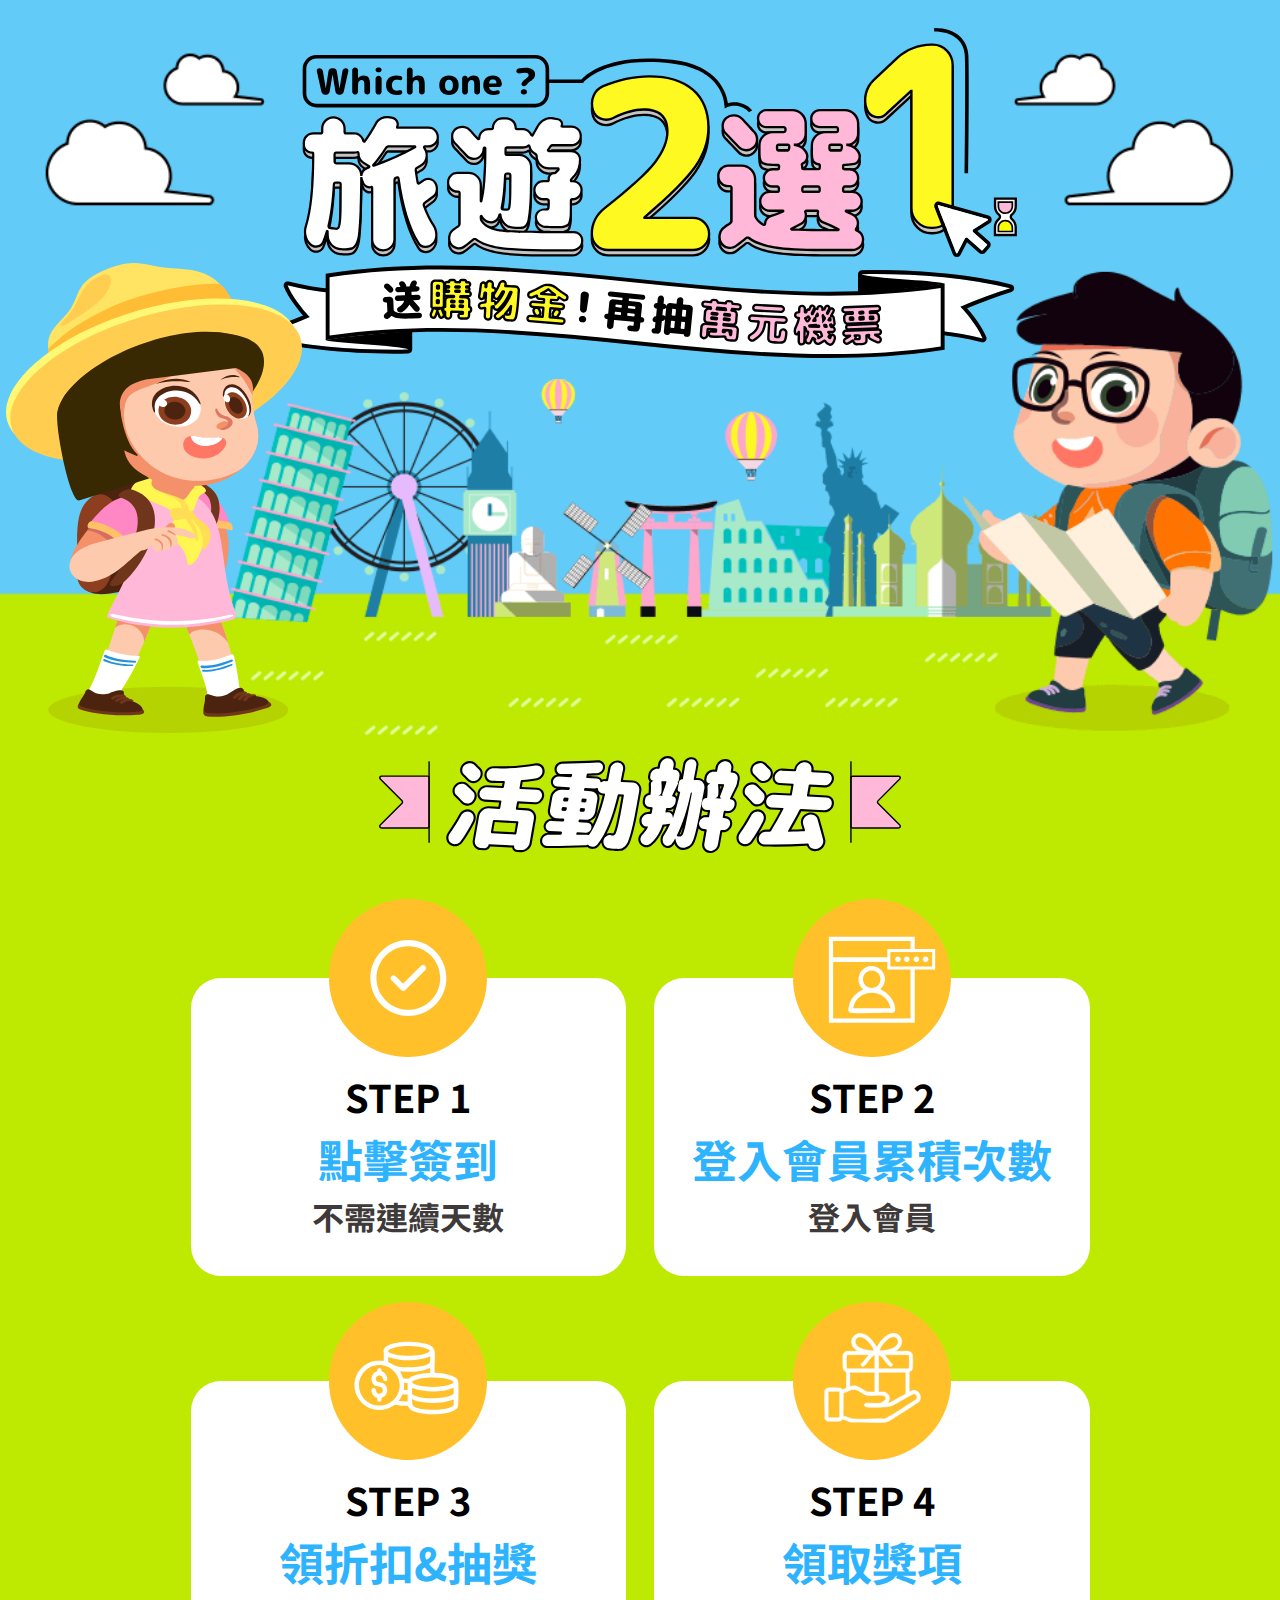
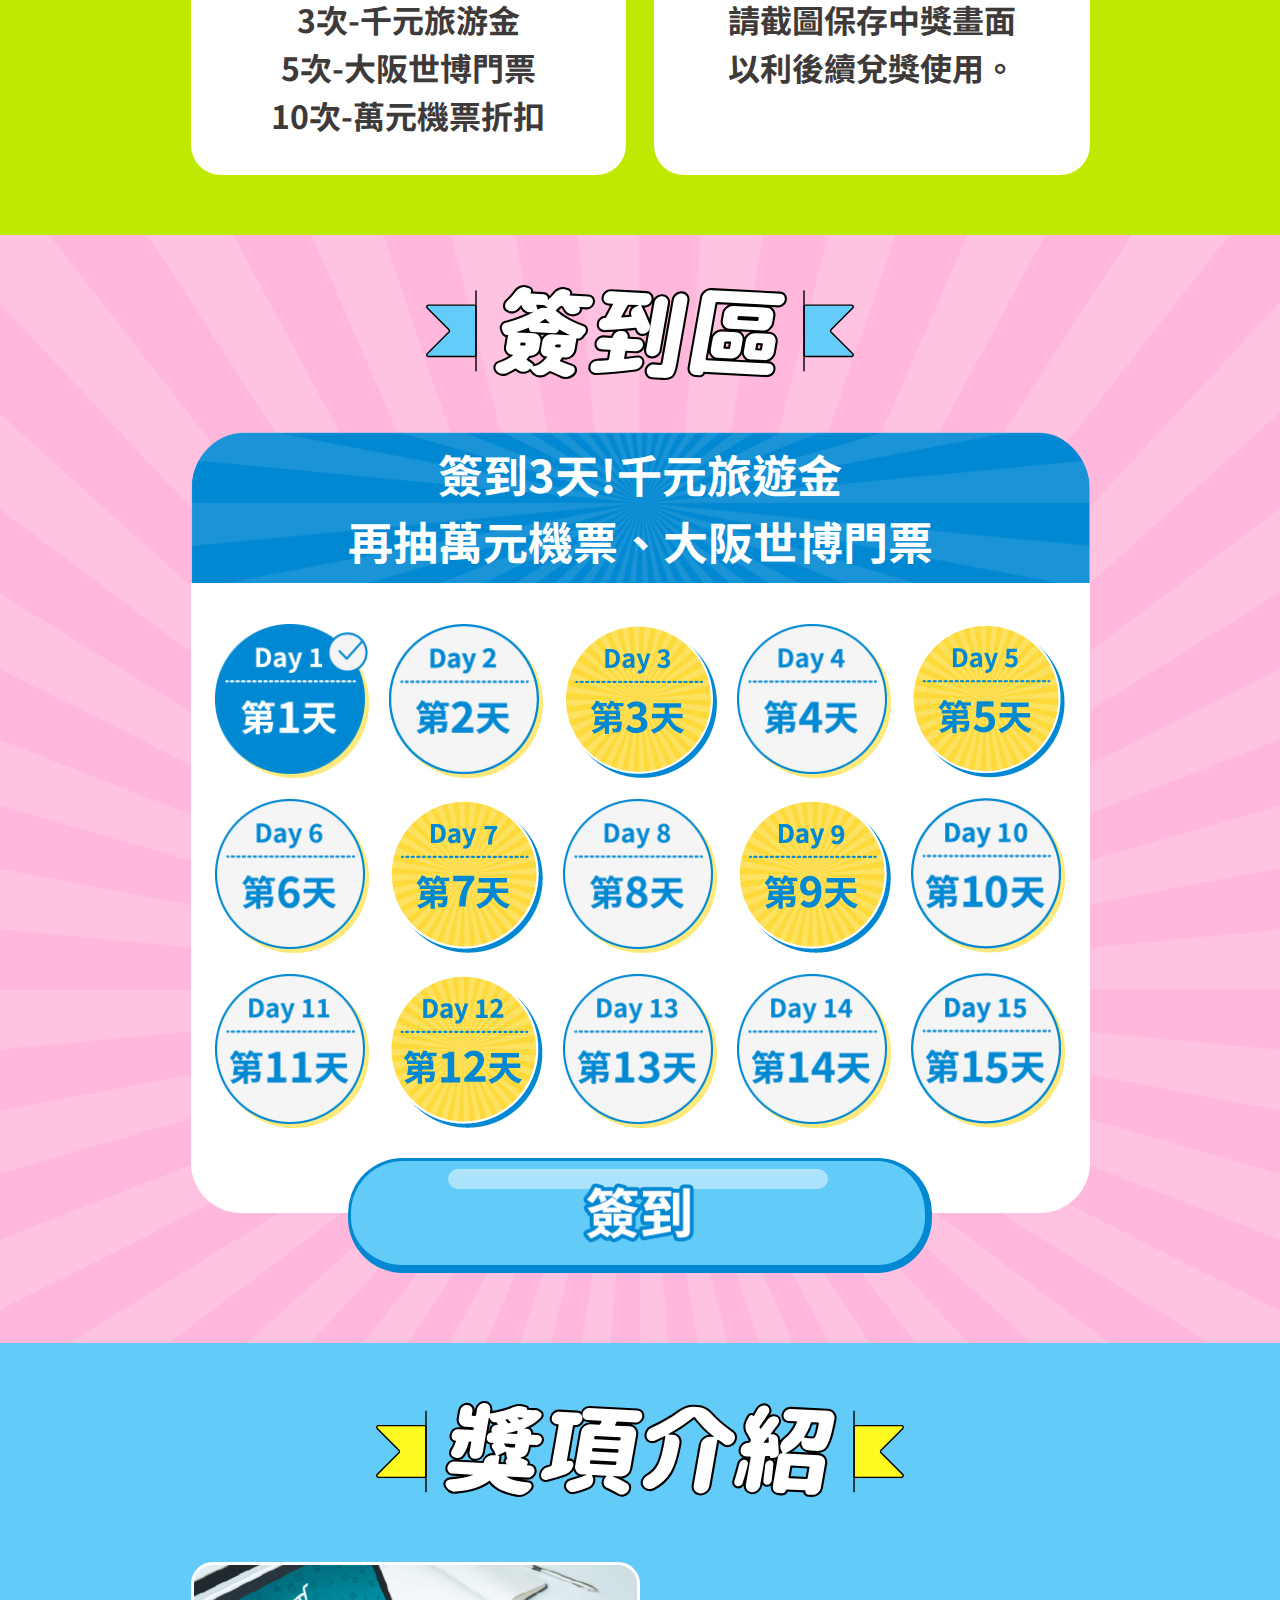
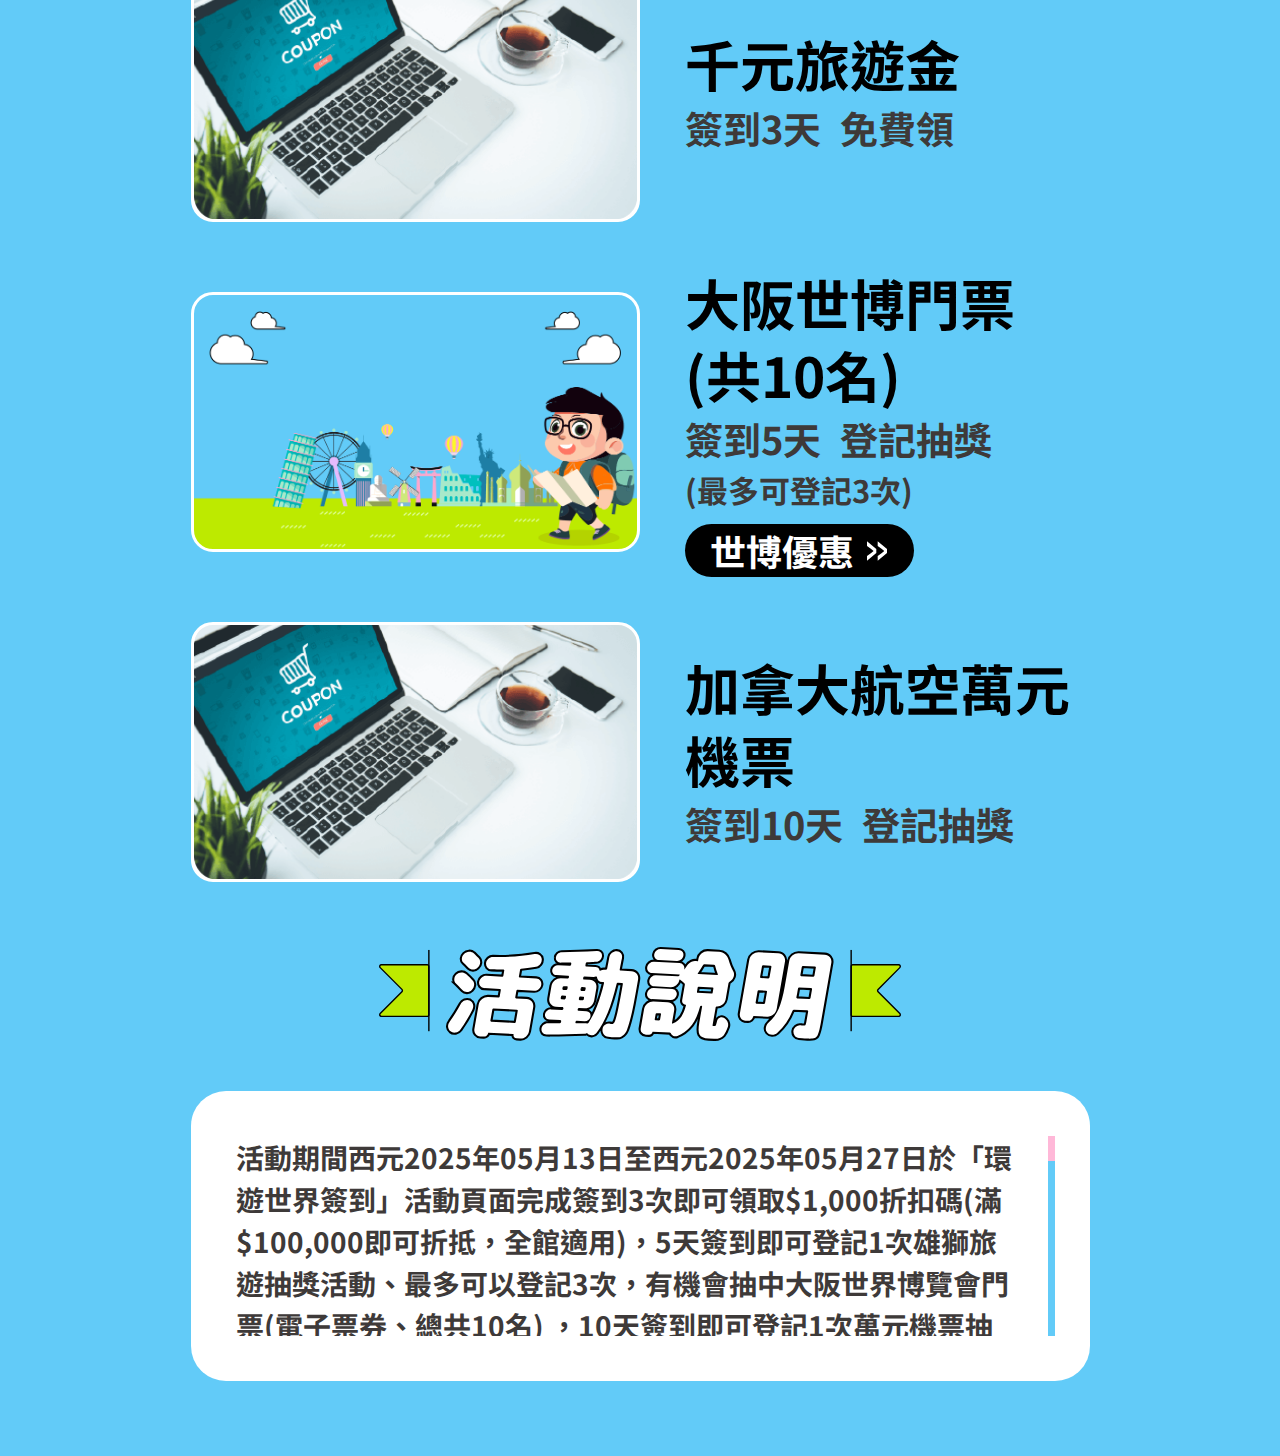
<file: 202504_TW_travel/index.html>
<!DOCTYPE html>
<html lang="zh-Hant-TW">
  <head>
    <meta charset="UTF-8" />
    <meta http-equiv="X-UA-Compatible" content="IE=edge" />
    <meta
      name="viewport"
      content="width=device-width, initial-scale=1, maximum-scale=1, shrink-to-fit=no, user-scalable=0" />
    <meta name="format-detection" content="telephone=no" />
    <title>環遊世界</title>
    <link rel="preconnect" href="https://fonts.googleapis.com" />
    <link rel="preconnect" href="https://fonts.gstatic.com" crossorigin />
    <link href="https://fonts.googleapis.com/css2?family=Noto+Sans+TC:wght@100..900&display=swap" rel="stylesheet" />
    <link rel="stylesheet" href="css/simplebar.min.css" />
    <link rel="stylesheet" href="css/animate.css" />
    <link rel="stylesheet" href="css/layout.css" />
    <link rel="stylesheet" href="css/index.css" />
  </head>
  <body>
    <div class="project">
      <div class="banner">
        <figure class="main_title wow fadeInDown" data-wow-duration="1s">
          <img src="./images/title.svg" alt="" />
        </figure>
        <figure class="ppl">
          <img src="./images/ppl.svg" alt="" />
        </figure>
      </div>

      <section class="sec method">
        <div class="container">
          <figure class="method_title">
            <img src="./images/activity_title.svg" alt="" />
          </figure>
          <ul class="step">
            <li>
              <figure class="step_logo step_logo_first">
                <img src="./images/step1_logo.svg" alt="" />
              </figure>
              <p class="step_title">STEP 1</p>
              <p class="step_info">點擊簽到</p>
              <p class="step_moreInfo">不需連續天數</p>
            </li>
            <li>
              <figure class="step_logo step_logo_second">
                <img src="./images/step2_logo.svg" alt="" />
              </figure>
              <p class="step_title">STEP 2</p>
              <p class="step_info">登入會員累積次數</p>
              <p class="step_moreInfo">登入會員</p>
            </li>
            <li>
              <figure class="step_logo step_logo_third">
                <img src="./images/step3_logo.svg" alt="" />
              </figure>
              <p class="step_title">STEP 3</p>
              <p class="step_info">領折扣&抽獎</p>
              <p class="step_moreInfo">
                3次-千元旅游金
                <br />
                5次-大阪世博門票
                <br />
                10次-萬元機票折扣
              </p>
            </li>
            <li>
              <figure class="step_logo step_logo_fourth">
                <img src="./images/step4_logo.svg" alt="" />
              </figure>
              <p class="step_title">STEP 4</p>
              <p class="step_info">領取獎項</p>
              <p class="step_moreInfo">
                請截圖保存中獎畫面
                <br />
                以利後續兌獎使用。
              </p>
            </li>
          </ul>
        </div>
      </section>

      <section class="sec sign">
        <div class="container">
          <figure class="sign_title">
            <img src="./images/sign_title.svg" alt="" />
          </figure>
          <div class="sign_area">
            <p class="sign_blue_bg">
              <span>
                簽到3天!千元旅遊金
                <br />
                再抽萬元機票、大阪世博門票
              </span>
            </p>
            <div class="sign_day_sec">
              <ul>
                <li class="day1 done">
                  <figure></figure>
                </li>
                <li class="day2">
                  <figure></figure>
                </li>
                <li class="day3">
                  <figure></figure>
                </li>
                <li class="day4">
                  <figure></figure>
                </li>
                <li class="day5">
                  <figure></figure>
                </li>
                <li class="day6">
                  <figure></figure>
                </li>
                <li class="day7">
                  <figure></figure>
                </li>
                <li class="day8">
                  <figure></figure>
                </li>
                <li class="day9">
                  <figure></figure>
                </li>
                <li class="day10">
                  <figure></figure>
                </li>
                <li class="day11">
                  <figure></figure>
                </li>
                <li class="day12">
                  <figure></figure>
                </li>
                <li class="day13">
                  <figure></figure>
                </li>
                <li class="day14">
                  <figure></figure>
                </li>
                <li class="day15">
                  <figure></figure>
                </li>
              </ul>
            </div>
            <a href="javascript:openLightBox('choose.html');" class="signBtn">
              <img src="./images/signBtn_txt.png" alt="" />
            </a>
          </div>
        </div>
      </section>

      <div class="section-wrapper">
        <section class="sec reward_info">
          <div class="container">
            <figure class="intro_title">
              <img src="./images/reward_title.svg" alt="" />
            </figure>
            <ul>
              <li>
                <figure style="background-image: url(./images/reward_pic.png)"></figure>
                <div class="reward_txtSec">
                  <p>千元旅遊金</p>
                  <span>簽到3天&ensp;免費領</span>
                </div>
              </li>
              <li>
                <figure style="background-image: url(./images/BG.png)"></figure>
                <div class="reward_txtSec">
                  <p>大阪世博門票(共10名)</p>
                  <span>簽到5天&ensp;登記抽獎</span>
                  <span class="smaller">(最多可登記3次)</span>
                  <a href="javascript:;"><span>世博優惠</span></a>
                </div>
              </li>
              <li>
                <figure style="background-image: url(./images/reward_pic.png)"></figure>
                <div class="reward_txtSec">
                  <p>加拿大航空萬元機票</p>
                  <span>簽到10天&ensp;登記抽獎</span>
                </div>
              </li>
            </ul>
          </div>
        </section>

        <section class="sec activity_info">
          <div class="container">
            <figure class="activity_info_title">
              <img src="./images/info_title.svg" alt="" />
            </figure>
            <div class="info_list">
              <div class="list_content" data-simplebar data-simplebar-auto-hide="false">
                <p>
                  活動期間西元2025年05月13日至西元2025年05月27日於「環遊世界簽到」活動頁面完成簽到3次即可領取$1,000折扣碼(滿$100,000即可折抵，全館適用)，5天簽到即可登記1次雄獅旅遊抽獎活動、最多可以登記3次，有機會抽中大阪世界博覽會門票(電子票券、總共10名)
                  ，10天簽到即可登記1次萬元機票抽獎活動，萬元機票為2025年12月31日前之不限航班機票享折抵一萬元折扣(折扣碼序號以電子信件送出、總共3名)
                  。
                </p>
                <br />
                <p>活動規則：</p>
                <ul>
                  <li>
                    1.本活動於每次簽到前皆須先登入雄獅旅遊網站會員帳號，得獎者請於雄獅旅遊網站會員資料內詳實填妥活動需求之基本資料(含：姓名、Email、電話)，如未確實填妥則視為放棄中獎資格，獎品恕不補發。
                  </li>
                  <li>2.本活動簽到期間，每位會員每日僅可簽到一次。</li>
                  <li>
                    3.本活動得獎獎品大阪世界博覽會門票為電子票券獎項，將統一於西元2025年06月11日(三)前寄送mail通知確認贈獎資訊，如於通知期限內未即時回覆視同自行放棄獲獎資格，後續不得申請補發。
                  </li>
                </ul>
                <p>活動規範</p>
                <ul>
                  <li>
                    1.為維護您的權益，參加「環遊世界簽到」(下稱本活動)時，即同意並遵守本活動注意事項內容暨雄獅旅遊網站會員條款，如有違反者，雄獅旅遊得不經通知立即取消參加本活動資格。
                  </li>
                  <li>
                    2.參加本活動者應保證所填寫或提出之資料均為真實且正確，未冒用或盜用任何第三人之資料，如有不實或不正確之情事，將取消參加本活動資格；若有致雄獅旅遊或任何第三人受有損害，亦須負擔賠償責任。
                  </li>
                  <li>
                    3.如有任何因電腦、網路、電話、技術或不可歸責於雄獅旅遊之事由，而使參加本活動者所登錄之資料有遲延、遺失、錯誤、無法辨識或毀損之情況，雄獅旅遊不負任何法律責任，參加本活動者亦不得因此異議。
                  </li>
                  <li>
                    4.本活動若因任何不可歸責於雄獅旅遊之因素(包含但不限於電腦病毒、程式錯誤、駭客...等)，而造成網路活動未如預期之規畫執行或造成網路當機，致使侵害或影響其他參加者權益、活動公平性、正當性等，雄獅旅遊將保留取消、終止、或修改及暫停本活動之權利；並得取消任何影響他人搶購權益之搶購成功者的資格。
                  </li>
                  <li>
                    5.若有惡意以任何不當程式進行大量資料發送或其他明顯違反活動公平性之方式，意圖混淆或影響其他會員權益者或有違法之行為者，一經雄獅旅遊發現或第三人檢舉，雄獅旅遊得立即取消搶購商品資格。
                  </li>
                  <li>
                    6.本活動獎項為無償贈與之贈品，不得再以加價轉售或以不正行為謀取利益，如經查證或他人檢舉，雄獅旅遊得解除或取消購買者之契約或商品。
                  </li>
                  <li>
                    7.參加本活動應瞭解並同意提供個人資料予雄獅旅遊，雄獅旅遊將遵循「個人資料保護法」之規定，於本活動之特定目的範圍內蒐集，處理及利用您的個人資料。您有權透過雄獅旅遊連絡信箱提出要求使用、更正、補充、刪除您所提供之個人資料，惟活動結束前提出刪除個人資料者，視同放棄參加本活動。
                  </li>
                  <li>
                    8.本活動僅限於居住在中華民國（台、澎、金、馬）之一般居民參加，企業戶及同業批售無法適用，雄獅集團任一事業體公司（含關係企業）之海內外員工皆不具本活動參與資格。
                  </li>
                  <li>
                    9.中獎通知將於活動結束後統一進行，雄獅旅遊僅會以電子郵件、電話兩種方式進行，且任何情況下，皆不會透過E-MAIL或任何方式詢問帳號、密碼等相關問題；若選擇不提供電子信箱或提供錯誤資料者，則視同放棄得獎權利。活動參加者請密切注意本活動網頁以及您登錄之電子信箱。請注意：通知信件可能會被信箱歸類於垃圾／促銷信件。
                  </li>
                  <li>
                    10.活動獎項以公佈於網站上之資料為準，恕不得指定項目，如遇不可抗拒之因素，雄獅旅遊將保留更換其他等值獎項之權利，得獎者不得要求變更獎項、兌換現金或等值商品、轉讓他人或出售，獎項亦不會開立發票。
                  </li>
                  <li>11.雄獅旅遊對活動獎項不負任何維護或保固之責；獎項發放後如有遺失、盜領或損毀，恕無法補發。</li>
                  <li>
                    12.本活動獎項之機會中獎所得，得獎者應配合雄獅旅遊辦理所得稅及機會中獎稅之申報相關事宜，如無法配合領獎及稅捐作業者視同放棄得獎之相關權益。
                  </li>
                  <li>
                    13.若在活動舉辦期間有任何問題，請聯繫雄獅官方粉絲專頁
                    <a href="https://www.facebook.com/lioncyber/" target="_blank"
                      >（https://www.facebook.com/lioncyber/）</a
                    >
                    ，透過私訊的方式與服務人員連絡。
                  </li>
                  <li>
                    14.本活動若有其他未盡事宜，或有任何變更或修改，悉依活動網頁公告為主，不再另行通知。雄獅旅遊保有取消、終止、修改或暫停本活動之權利，並保有最終釋義權。
                  </li>
                </ul>
              </div>
            </div>
          </div>
        </section>
      </div>

      <!-- 燈箱 -->
      <iframe class="lightbox" src="" frameborder="0"></iframe>
    </div>
  </body>
  <script type="text/javascript" src="js/jquery.min.js"></script>
  <script src="js/simplebar.min.js"></script>
  <script type="text/javascript" src="js/index.js" defer></script>
  <script type="text/javascript" src="js/wow.min.js"></script>
  <script></script>
  <script>
    new WOW().init();
  </script>
</html>
</file>
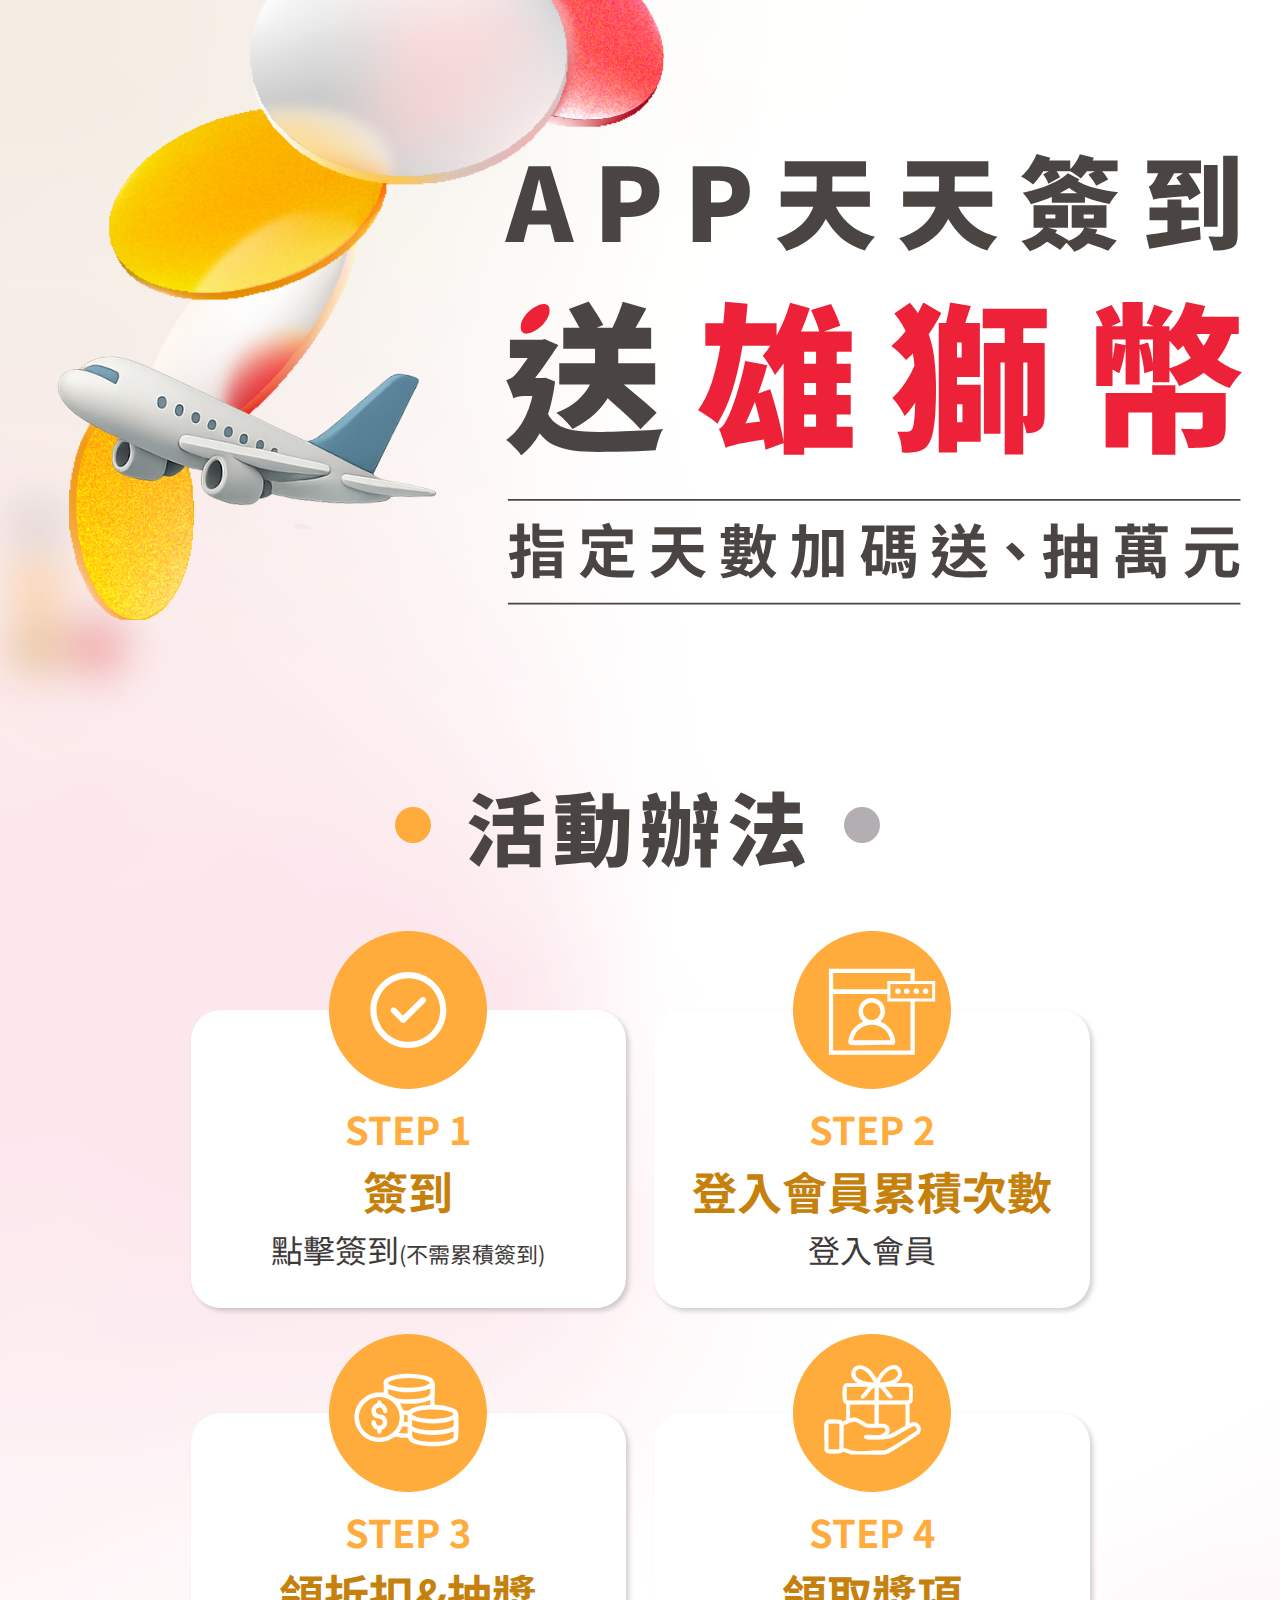
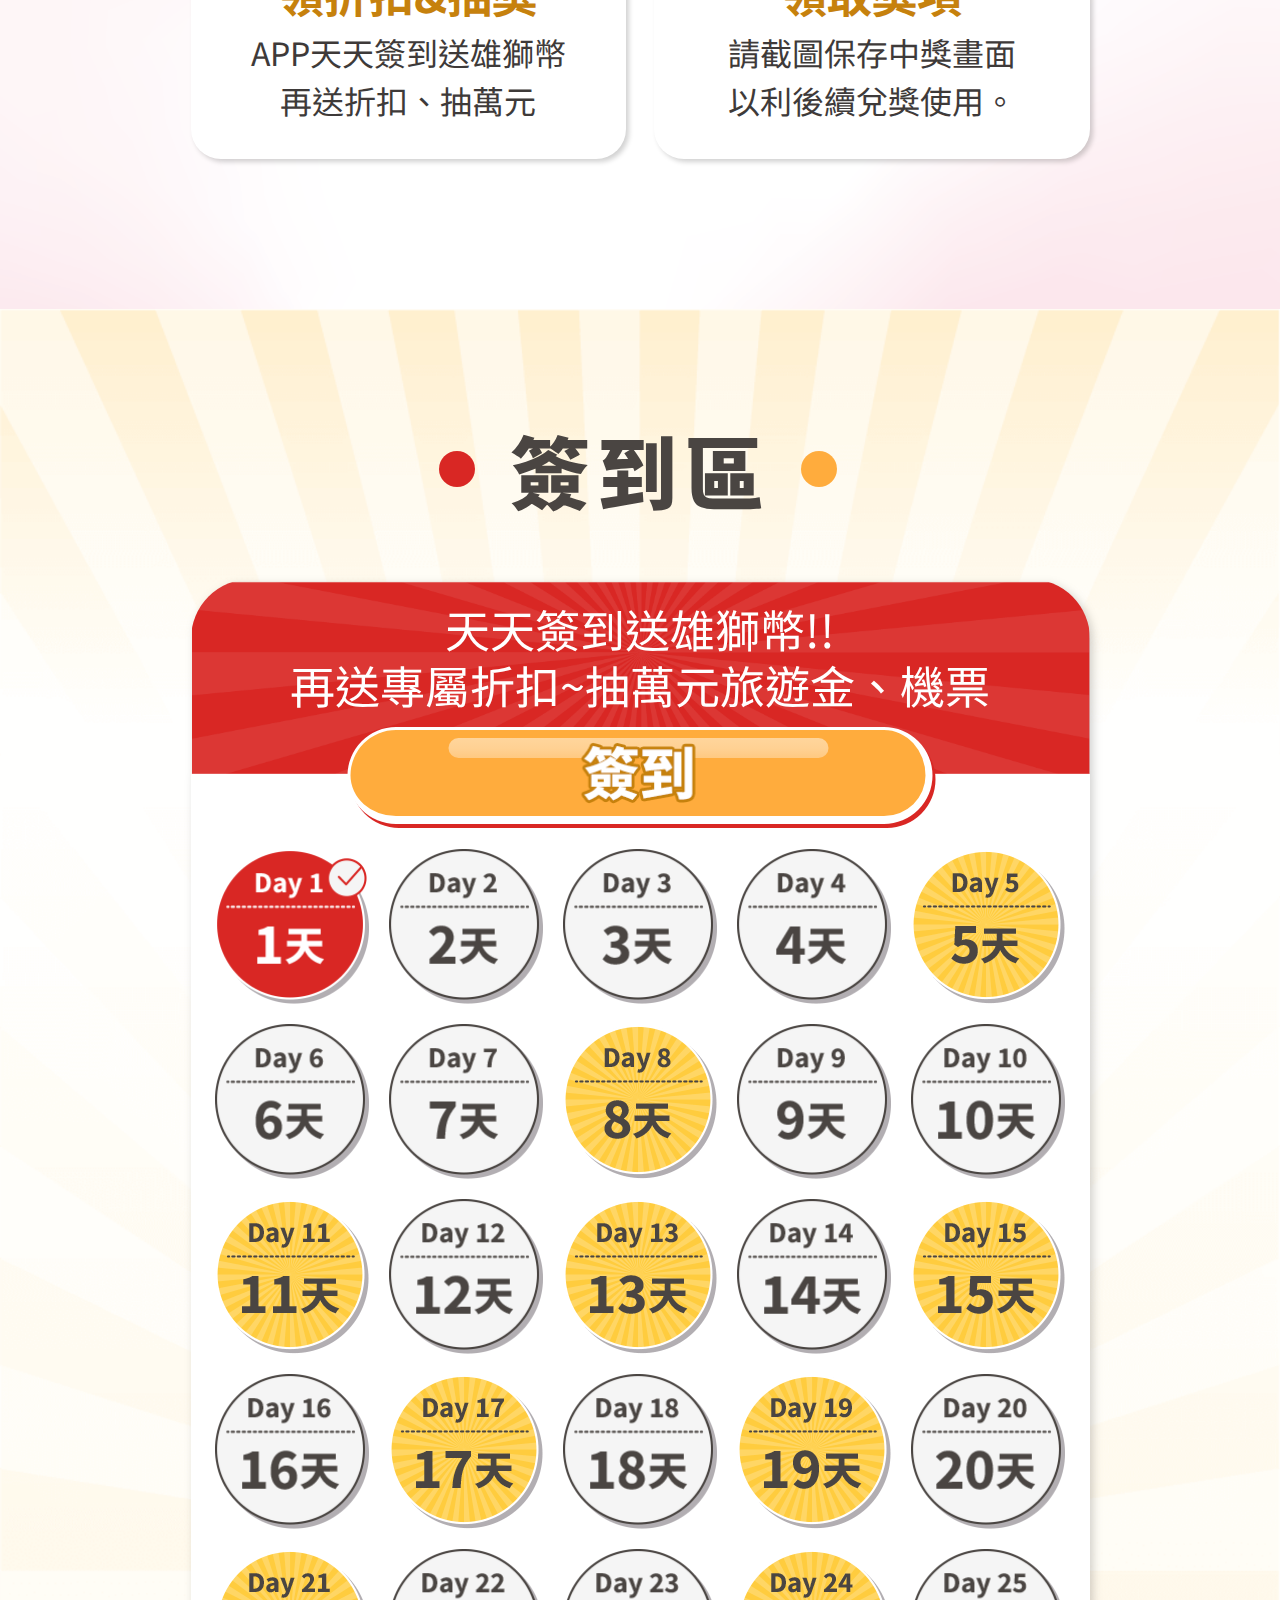
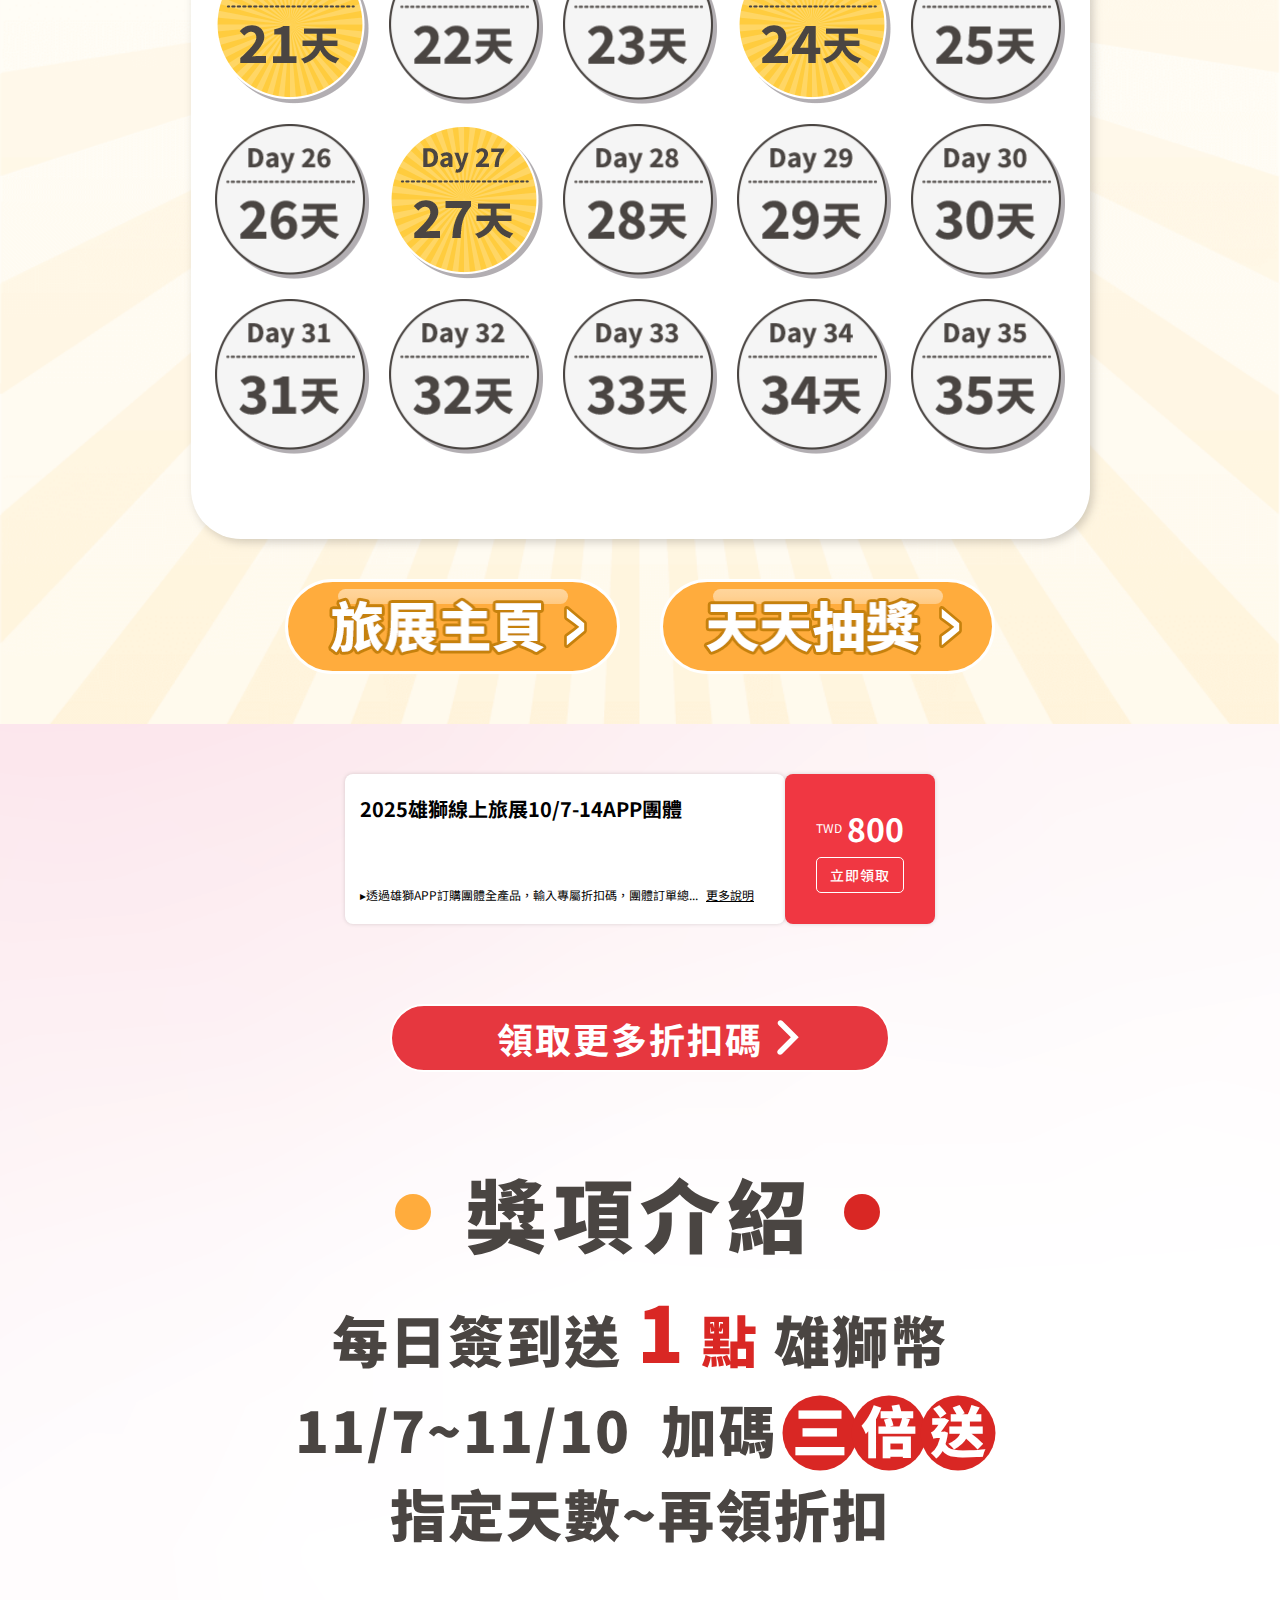
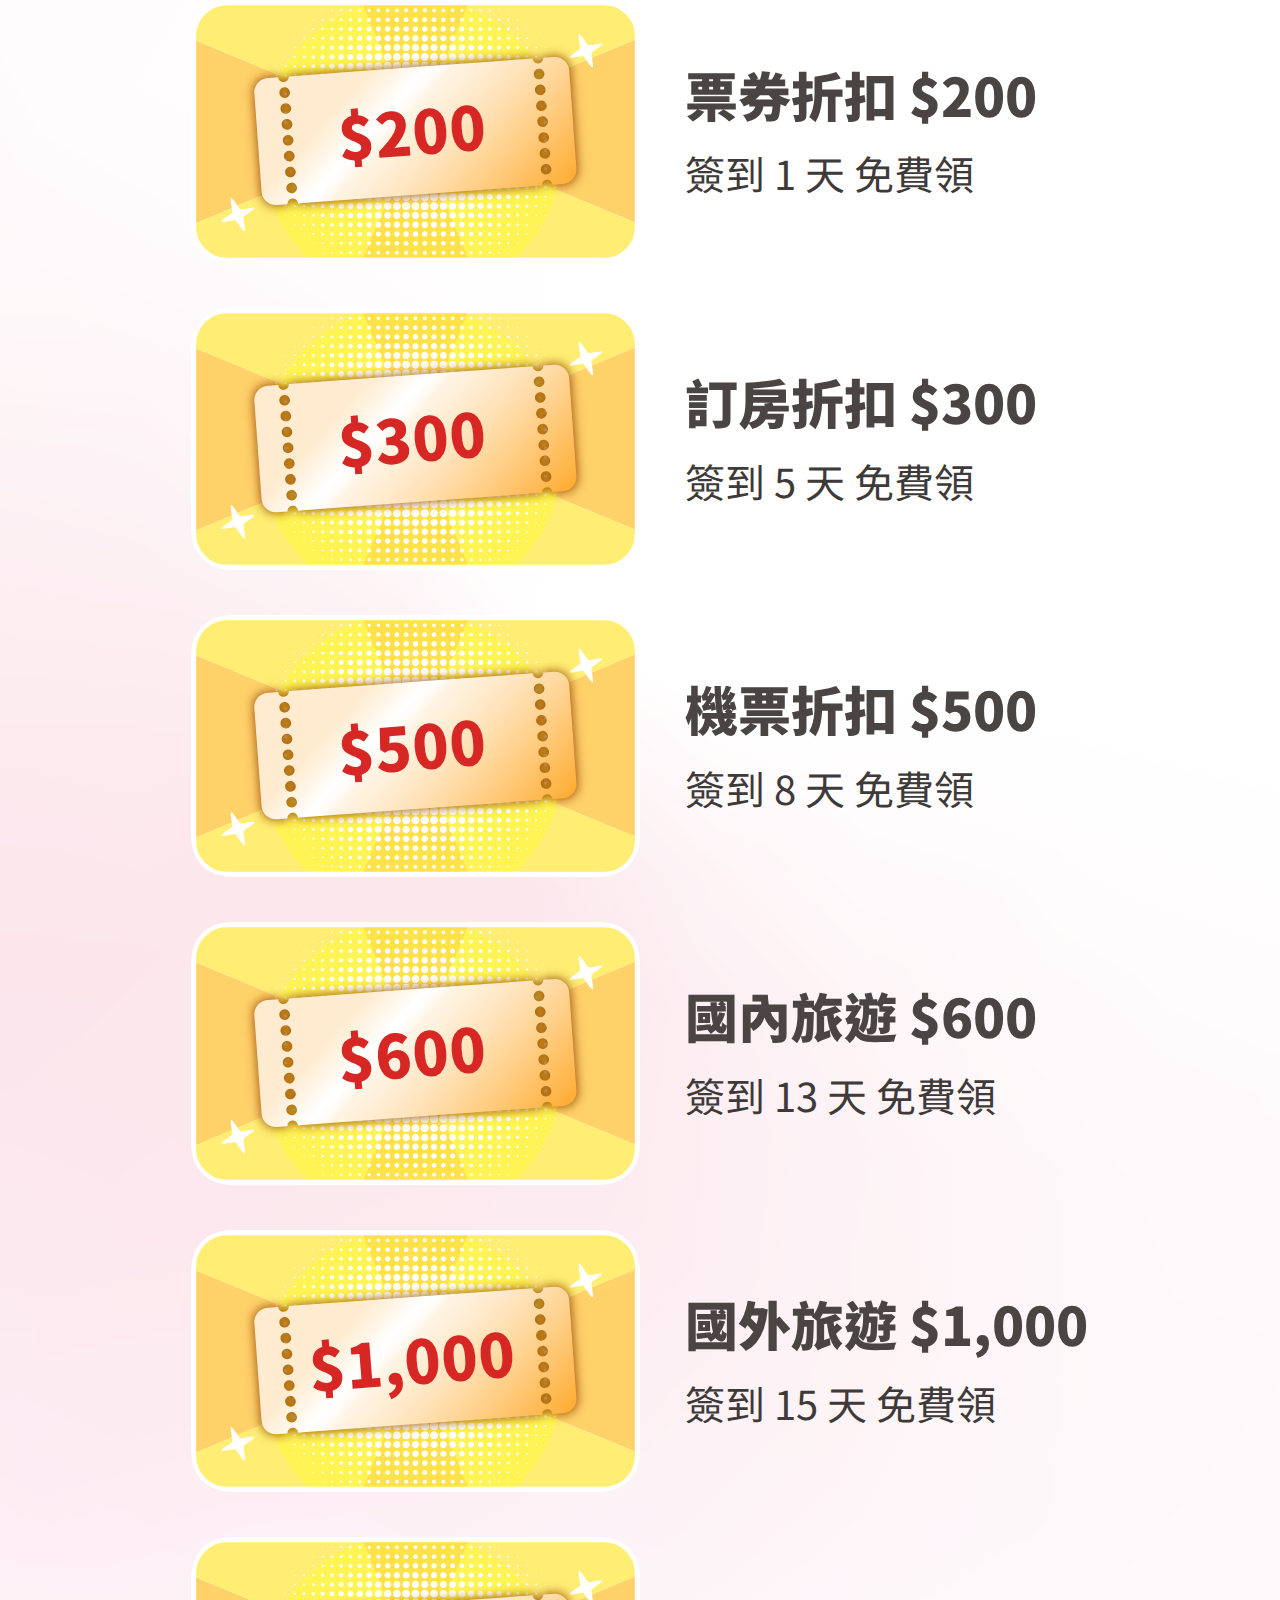
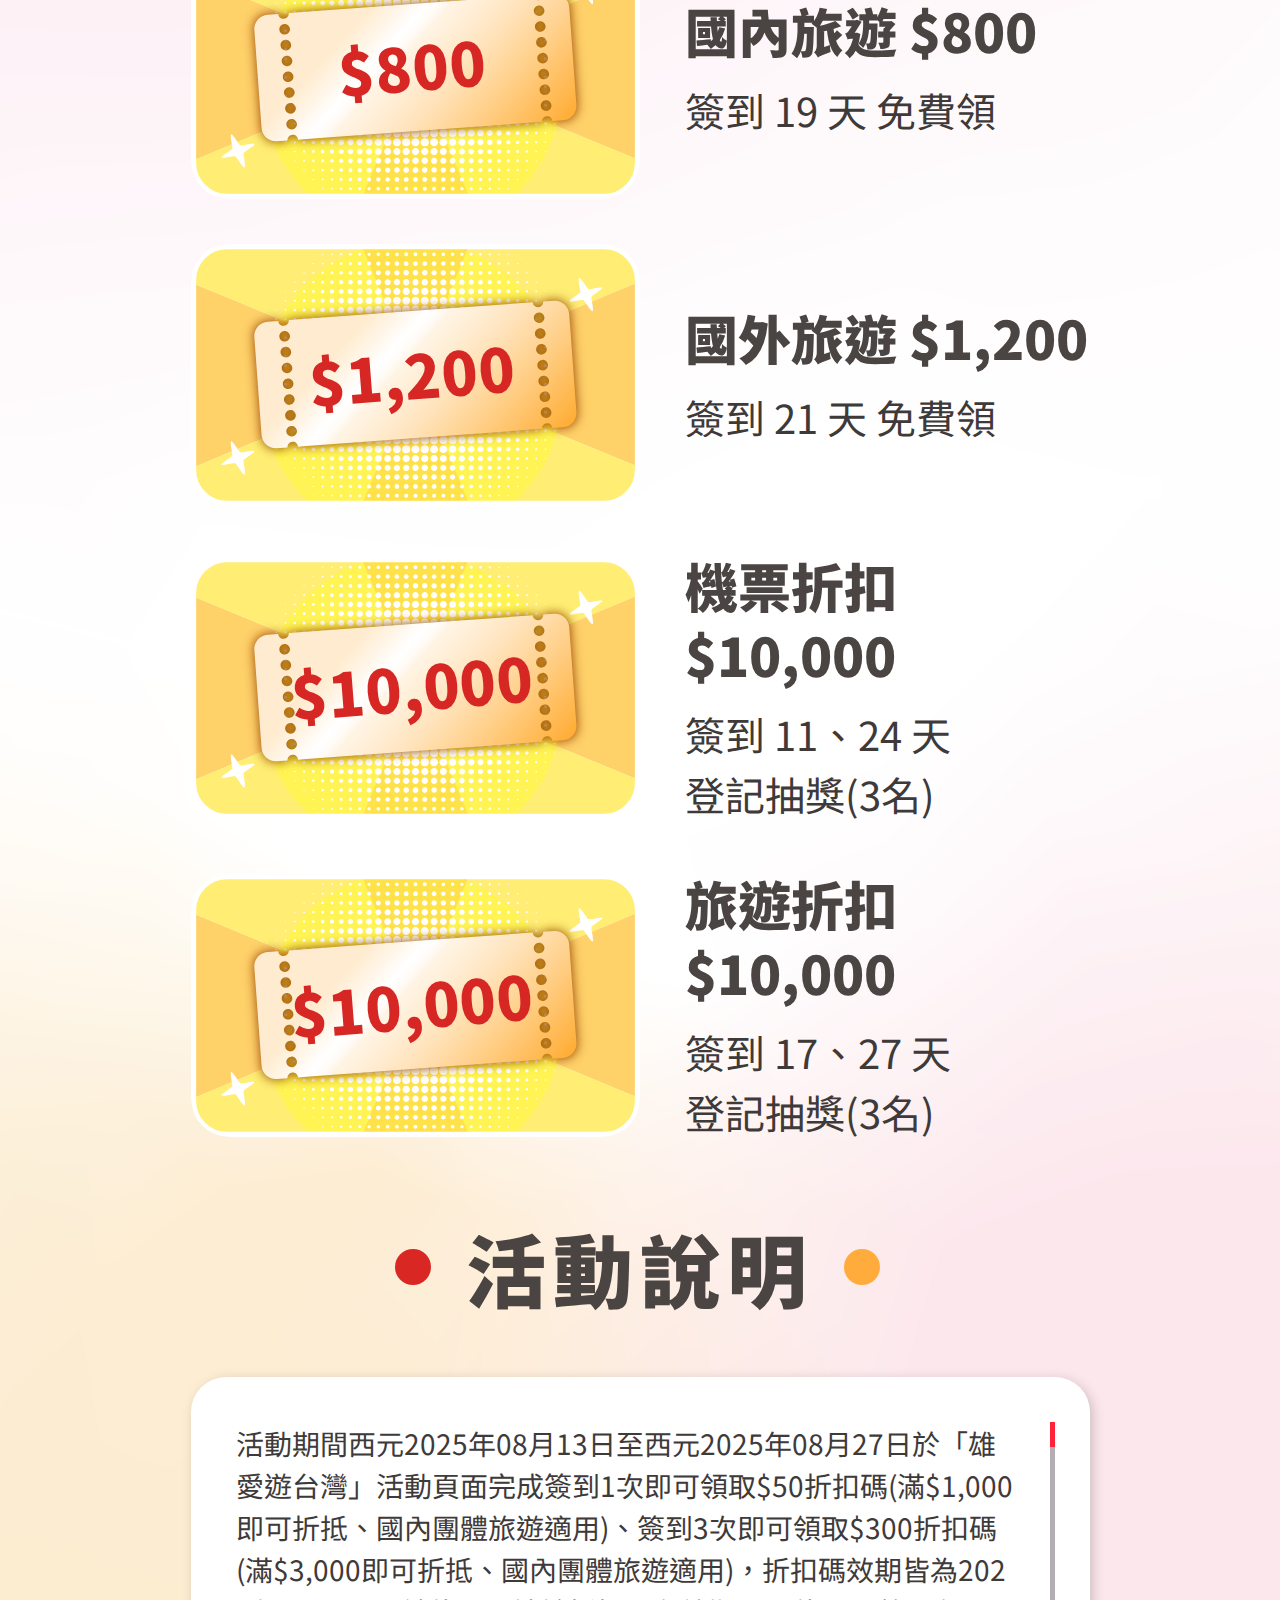
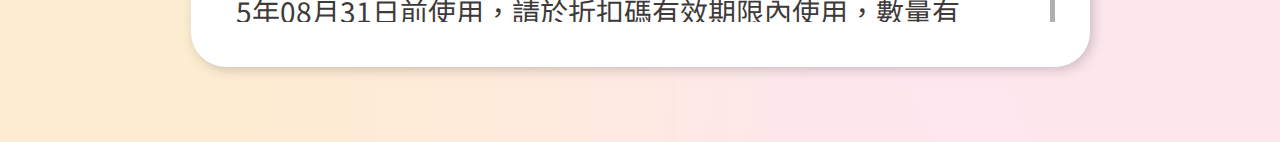
<file: 202509_TW_itf/index.html>
<!DOCTYPE html>
<html lang="zh-Hant-TW">
  <head>
    <meta charset="UTF-8" />
    <meta http-equiv="X-UA-Compatible" content="IE=edge" />
    <meta
      name="viewport"
      content="width=device-width, initial-scale=1, maximum-scale=1, shrink-to-fit=no, user-scalable=0" />
    <meta name="format-detection" content="telephone=no" />
    <title>APP簽到</title>
    <link rel="preconnect" href="https://fonts.googleapis.com" />
    <link rel="preconnect" href="https://fonts.gstatic.com" crossorigin />
    <link href="https://fonts.googleapis.com/css2?family=Noto+Sans+TC:wght@100..900&display=swap" rel="stylesheet" />
    <link rel="stylesheet" href="css/simplebar.min.css" />
    <link rel="stylesheet" href="css/animate.css" />
    <link rel="stylesheet" href="css/layout.css" />
    <link rel="stylesheet" href="css/index.css" />
  </head>
  <body>
    <div class="project">
      <section class="banner">
        <div class="animation_sec">
          <h1 class="main_title wow fadeInRight" data-wow-duration="1s">
            <figure>
              <img src="./images/title.svg" alt="" />
            </figure>
          </h1>
          <figure class="coin">
            <img src="./images/banner_coins.svg" alt="" />
          </figure>
          <figure class="airplane">
            <img src="./images/airplane.svg" alt="" />
          </figure>
        </div>

        <div class="method sec">
          <div class="container">
            <h2 class="method_title title">活動辦法</h2>
            <ul class="step">
              <li>
                <figure class="step_logo step_logo_first">
                  <img src="./images/step1_logo.svg" alt="" />
                </figure>
                <p class="step_title">STEP 1</p>
                <p class="step_info">簽到</p>
                <p class="step_moreInfo">點擊簽到<span>(不需累積簽到)</span></p>
              </li>
              <li>
                <figure class="step_logo step_logo_second">
                  <img src="./images/step2_logo.svg" alt="" />
                </figure>
                <p class="step_title">STEP 2</p>
                <p class="step_info">登入會員累積次數</p>
                <p class="step_moreInfo">登入會員</p>
              </li>
              <li>
                <figure class="step_logo step_logo_third">
                  <img src="./images/step3_logo.svg" alt="" />
                </figure>
                <p class="step_title">STEP 3</p>
                <p class="step_info">領折扣&抽獎</p>
                <p class="step_moreInfo">
                  APP天天簽到送雄獅幣<br />
                  再送折扣、抽萬元
                </p>
              </li>
              <li>
                <figure class="step_logo step_logo_fourth">
                  <img src="./images/step4_logo.svg" alt="" />
                </figure>
                <p class="step_title">STEP 4</p>
                <p class="step_info">領取獎項</p>
                <p class="step_moreInfo">
                  請截圖保存中獎畫面
                  <br />
                  以利後續兌獎使用。
                </p>
              </li>
            </ul>
          </div>
        </div>
      </section>

      <section class="sec sign">
        <div class="container">
          <h2 class="sign_title title">簽到區</h2>
          <div class="sign_area">
            <p class="sign_red_bg">
              <span>
                天天簽到送雄獅幣!!<br />
                再送專屬折扣~抽萬元旅遊金、機票
              </span>
            </p>
            <div class="sign_day_sec">
              <a href="javascript:openLightBox('sign_lb.html');" class="signBtn">
                <img src="./images/signBtn_txt.png" alt="" />
              </a>
              <ul>
                <li class="day1 done">
                  <figure></figure>
                </li>
                <li class="day2">
                  <figure></figure>
                </li>
                <li class="day3">
                  <figure></figure>
                </li>
                <li class="day4">
                  <figure></figure>
                </li>
                <li class="day5">
                  <figure></figure>
                </li>
                <li class="day6">
                  <figure></figure>
                </li>
                <li class="day7">
                  <figure></figure>
                </li>
                <li class="day8">
                  <figure></figure>
                </li>
                <li class="day9">
                  <figure></figure>
                </li>
                <li class="day10">
                  <figure></figure>
                </li>
                <li class="day11">
                  <figure></figure>
                </li>
                <li class="day12">
                  <figure></figure>
                </li>
                <li class="day13">
                  <figure></figure>
                </li>
                <li class="day14">
                  <figure></figure>
                </li>
                <li class="day15">
                  <figure></figure>
                </li>
                <li class="day16">
                  <figure></figure>
                </li>
                <li class="day17">
                  <figure></figure>
                </li>
                <li class="day18">
                  <figure></figure>
                </li>
                <li class="day19">
                  <figure></figure>
                </li>
                <li class="day20">
                  <figure></figure>
                </li>
                <li class="day21">
                  <figure></figure>
                </li>
                <li class="day22">
                  <figure></figure>
                </li>
                <li class="day23">
                  <figure></figure>
                </li>
                <li class="day24">
                  <figure></figure>
                </li>
                <li class="day25">
                  <figure></figure>
                </li>
                <li class="day26">
                  <figure></figure>
                </li>
                <li class="day27">
                  <figure></figure>
                </li>
                <li class="day28">
                  <figure></figure>
                </li>
                <li class="day29">
                  <figure></figure>
                </li>
                <li class="day30">
                  <figure></figure>
                </li>
                <li class="day31">
                  <figure></figure>
                </li>
                <li class="day32">
                  <figure></figure>
                </li>
                <li class="day33">
                  <figure></figure>
                </li>
                <li class="day34">
                  <figure></figure>
                </li>
                <li class="day35">
                  <figure></figure>
                </li>
              </ul>
            </div>
          </div>
          <div class="sign_btn_sec">
            <a href="javascript:;">
              <img src="./images/main_page_txt.png" alt="" />
            </a>
            <a href="javascript:;">
              <img src="./images/draw_txt.png" alt="" />
            </a>
          </div>
        </div>
      </section>

      <div class="section-wrapper">
        <section class="sec reward_info">
          <div class="container">
            <!-- 新增區塊---------------------------------------->
            <div class="coup-wrap">
              <div class="coup-content">
                <div class="coup-title"><span class="truncate-wrapper">2025雄獅線上旅展10/7-14APP團體</span></div>
                <div class="coup-desc">
                  <span class="truncate-wrapper">▸透過雄獅APP訂購團體全產品，輸入專屬折扣碼，團體訂單總...</span>
                  <a class="desc-moreButton"><span>更多說明</span></a>
                  <div class="more_info">
                    ▸透過雄獅APP訂購團體全產品，輸入專屬折扣碼，團體訂單總金額超過五萬可折抵800▸活動期間：2025/10/7-2025/10/14▸單筆訂單須滿額方限用一次。▸折扣碼採限額贈送，送完為止；如輸入時已顯示滿額將不再提供此一折扣。▸折扣碼不得轉售、轉讓。行程一旦兌換完畢後，不得更改出發時間，訂單取消亦不可返還。▸雄獅保有折扣碼使用規定最終解釋及裁判權(修改、變更或暫停本活動之權利)，如有未盡事宜，悉依本公司相關規定或解釋辦理。
                  </div>
                </div>
              </div>
              <a href="javascript:;" class="coup-control">
                <div class="coup-price-wrap"><span class="currency">TWD</span><span class="price">800</span></div>
                <div class="coup-state">
                  <div class="coup-getButton" data-coupcode="ITFAPP800">
                    <span class="truncate-wrapper">立即領取</span>
                  </div>
                </div>
              </a>
            </div>
            <!-- 新增區塊 end ------------------------------------->

            <a href="javascript:;" target="_blank" class="more_info_btn">
              <span>領取更多折扣碼</span>
            </a>

            <h2 class="intro_title title">獎項介紹</h2>
            <div class="subtitle">
              每日簽到送
              <p class="point">1<span> 點</span></p>
              雄獅幣
              <br />
              11/7~11/10&ensp;加碼
              <p class="circle_txt">
                <span>三<i></i></span>
                <span>倍<i></i></span>
                <span>送<i></i></span>
              </p>
              <br />
              指定天數~再領折扣
            </div>
            <ul>
              <li>
                <div class="prize_pic_bg">
                  <figure>
                    <img src="./images/prize_bg.svg" alt="" />
                  </figure>
                  <p>$200</p>
                </div>

                <div class="reward_txtSec">
                  <p>票券折扣 $200</p>
                  <span>簽到 1 天 免費領</span>
                </div>
              </li>
              <li>
                <div class="prize_pic_bg">
                  <figure>
                    <img src="./images/prize_bg.svg" alt="" />
                  </figure>
                  <p>$300</p>
                </div>

                <div class="reward_txtSec">
                  <p>訂房折扣 $300</p>
                  <span>簽到 5 天 免費領</span>
                </div>
              </li>
              <li>
                <div class="prize_pic_bg">
                  <figure>
                    <img src="./images/prize_bg.svg" alt="" />
                  </figure>
                  <p>$500</p>
                </div>

                <div class="reward_txtSec">
                  <p>機票折扣 $500</p>
                  <span>簽到 8 天 免費領</span>
                </div>
              </li>
              <li>
                <div class="prize_pic_bg">
                  <figure>
                    <img src="./images/prize_bg.svg" alt="" />
                  </figure>
                  <p>$600</p>
                </div>

                <div class="reward_txtSec">
                  <p>國內旅遊 $600</p>
                  <span>簽到 13 天 免費領</span>
                </div>
              </li>
              <li>
                <div class="prize_pic_bg">
                  <figure>
                    <img src="./images/prize_bg.svg" alt="" />
                  </figure>
                  <p>$1,000</p>
                </div>

                <div class="reward_txtSec">
                  <p>國外旅遊 $1,000</p>
                  <span>簽到 15 天 免費領</span>
                </div>
              </li>
              <li>
                <div class="prize_pic_bg">
                  <figure>
                    <img src="./images/prize_bg.svg" alt="" />
                  </figure>
                  <p>$800</p>
                </div>

                <div class="reward_txtSec">
                  <p>國內旅遊 $800</p>
                  <span>簽到 19 天 免費領</span>
                </div>
              </li>
              <li>
                <div class="prize_pic_bg">
                  <figure>
                    <img src="./images/prize_bg.svg" alt="" />
                  </figure>
                  <p>$1,200</p>
                </div>

                <div class="reward_txtSec">
                  <p>國外旅遊 $1,200</p>
                  <span>簽到 21 天 免費領</span>
                </div>
              </li>
              <li>
                <div class="prize_pic_bg">
                  <figure>
                    <img src="./images/prize_bg.svg" alt="" />
                  </figure>
                  <p>$10,000</p>
                </div>

                <div class="reward_txtSec">
                  <p>機票折扣 $10,000</p>
                  <span
                    >簽到 11、24 天 <br />
                    登記抽獎(3名)</span
                  >
                </div>
              </li>
              <li>
                <div class="prize_pic_bg">
                  <figure>
                    <img src="./images/prize_bg.svg" alt="" />
                  </figure>
                  <p>$10,000</p>
                </div>

                <div class="reward_txtSec">
                  <p>旅遊折扣 $10,000</p>
                  <span
                    >簽到 17、27 天 <br />
                    登記抽獎(3名)</span
                  >
                </div>
              </li>
            </ul>
          </div>
        </section>

        <section class="sec activity_info">
          <div class="container">
            <h2 class="title activity_info_title">活動說明</h2>
            <div class="info_list">
              <div class="list_content" data-simplebar data-simplebar-auto-hide="false">
                <p>
                  活動期間西元2025年08月13日至西元2025年08月27日於「雄愛遊台灣」活動頁面完成簽到1次即可領取$50折扣碼(滿$1,000即可折抵、國內團體旅遊適用)、簽到3次即可領取$300折扣碼(滿$3,000即可折抵、國內團體旅遊適用)，折扣碼效期皆為2025年08月31日前使用，請於折扣碼有效期限內使用，數量有限，兌換完畢
                  。
                </p>
                <br />
                <p>活動規則：</p>
                <ul>
                  <li>
                    1.本活動於每次簽到前皆須先登入雄獅旅遊網站會員帳號，得獎者請於雄獅旅遊網站會員資料內詳實填妥活動需求之基本資料(含：姓名、Email、電話)，如未確實填妥則視為放棄中獎資格，獎品恕不補發。
                  </li>
                  <li>2.本活動簽到期間，每位會員每日僅可簽到一次。</li>
                  <li>
                    3.本活動得獎獎品大阪世界博覽會門票為電子票券獎項，將統一於西元2025年06月11日(三)前寄送mail通知確認贈獎資訊，如於通知期限內未即時回覆視同自行放棄獲獎資格，後續不得申請補發。
                  </li>
                </ul>
                <p>活動規範</p>
                <ul>
                  <li>
                    1.為維護您的權益，參加「環遊世界簽到」(下稱本活動)時，即同意並遵守本活動注意事項內容暨雄獅旅遊網站會員條款，如有違反者，雄獅旅遊得不經通知立即取消參加本活動資格。
                  </li>
                  <li>
                    2.參加本活動者應保證所填寫或提出之資料均為真實且正確，未冒用或盜用任何第三人之資料，如有不實或不正確之情事，將取消參加本活動資格；若有致雄獅旅遊或任何第三人受有損害，亦須負擔賠償責任。
                  </li>
                  <li>
                    3.如有任何因電腦、網路、電話、技術或不可歸責於雄獅旅遊之事由，而使參加本活動者所登錄之資料有遲延、遺失、錯誤、無法辨識或毀損之情況，雄獅旅遊不負任何法律責任，參加本活動者亦不得因此異議。
                  </li>
                  <li>
                    4.本活動若因任何不可歸責於雄獅旅遊之因素(包含但不限於電腦病毒、程式錯誤、駭客...等)，而造成網路活動未如預期之規畫執行或造成網路當機，致使侵害或影響其他參加者權益、活動公平性、正當性等，雄獅旅遊將保留取消、終止、或修改及暫停本活動之權利；並得取消任何影響他人搶購權益之搶購成功者的資格。
                  </li>
                  <li>
                    5.若有惡意以任何不當程式進行大量資料發送或其他明顯違反活動公平性之方式，意圖混淆或影響其他會員權益者或有違法之行為者，一經雄獅旅遊發現或第三人檢舉，雄獅旅遊得立即取消搶購商品資格。
                  </li>
                  <li>
                    6.本活動獎項為無償贈與之贈品，不得再以加價轉售或以不正行為謀取利益，如經查證或他人檢舉，雄獅旅遊得解除或取消購買者之契約或商品。
                  </li>
                  <li>
                    7.參加本活動應瞭解並同意提供個人資料予雄獅旅遊，雄獅旅遊將遵循「個人資料保護法」之規定，於本活動之特定目的範圍內蒐集，處理及利用您的個人資料。您有權透過雄獅旅遊連絡信箱提出要求使用、更正、補充、刪除您所提供之個人資料，惟活動結束前提出刪除個人資料者，視同放棄參加本活動。
                  </li>
                  <li>
                    8.本活動僅限於居住在中華民國（台、澎、金、馬）之一般居民參加，企業戶及同業批售無法適用，雄獅集團任一事業體公司（含關係企業）之海內外員工皆不具本活動參與資格。
                  </li>
                  <li>
                    9.中獎通知將於活動結束後統一進行，雄獅旅遊僅會以電子郵件、電話兩種方式進行，且任何情況下，皆不會透過E-MAIL或任何方式詢問帳號、密碼等相關問題；若選擇不提供電子信箱或提供錯誤資料者，則視同放棄得獎權利。活動參加者請密切注意本活動網頁以及您登錄之電子信箱。請注意：通知信件可能會被信箱歸類於垃圾／促銷信件。
                  </li>
                  <li>
                    10.活動獎項以公佈於網站上之資料為準，恕不得指定項目，如遇不可抗拒之因素，雄獅旅遊將保留更換其他等值獎項之權利，得獎者不得要求變更獎項、兌換現金或等值商品、轉讓他人或出售，獎項亦不會開立發票。
                  </li>
                  <li>11.雄獅旅遊對活動獎項不負任何維護或保固之責；獎項發放後如有遺失、盜領或損毀，恕無法補發。</li>
                  <li>
                    12.本活動獎項之機會中獎所得，得獎者應配合雄獅旅遊辦理所得稅及機會中獎稅之申報相關事宜，如無法配合領獎及稅捐作業者視同放棄得獎之相關權益。
                  </li>
                  <li>
                    13.若在活動舉辦期間有任何問題，請聯繫雄獅官方粉絲專頁
                    <a href="https://www.facebook.com/lioncyber/" target="_blank"
                      >（https://www.facebook.com/lioncyber/）</a
                    >
                    ，透過私訊的方式與服務人員連絡。
                  </li>
                  <li>
                    14.本活動若有其他未盡事宜，或有任何變更或修改，悉依活動網頁公告為主，不再另行通知。雄獅旅遊保有取消、終止、修改或暫停本活動之權利，並保有最終釋義權。
                  </li>
                </ul>
              </div>
            </div>
          </div>
        </section>
      </div>

      <!-- 燈箱 -->
      <iframe class="lightbox" src="" frameborder="0"></iframe>
    </div>
  </body>
  <script type="text/javascript" src="js/jquery.min.js"></script>
  <script src="js/simplebar.min.js"></script>
  <script type="text/javascript" src="js/index.js" defer></script>
  <script type="text/javascript" src="js/wow.min.js"></script>
  <script></script>
  <script>
    new WOW().init();
  </script>
</html>
</file>
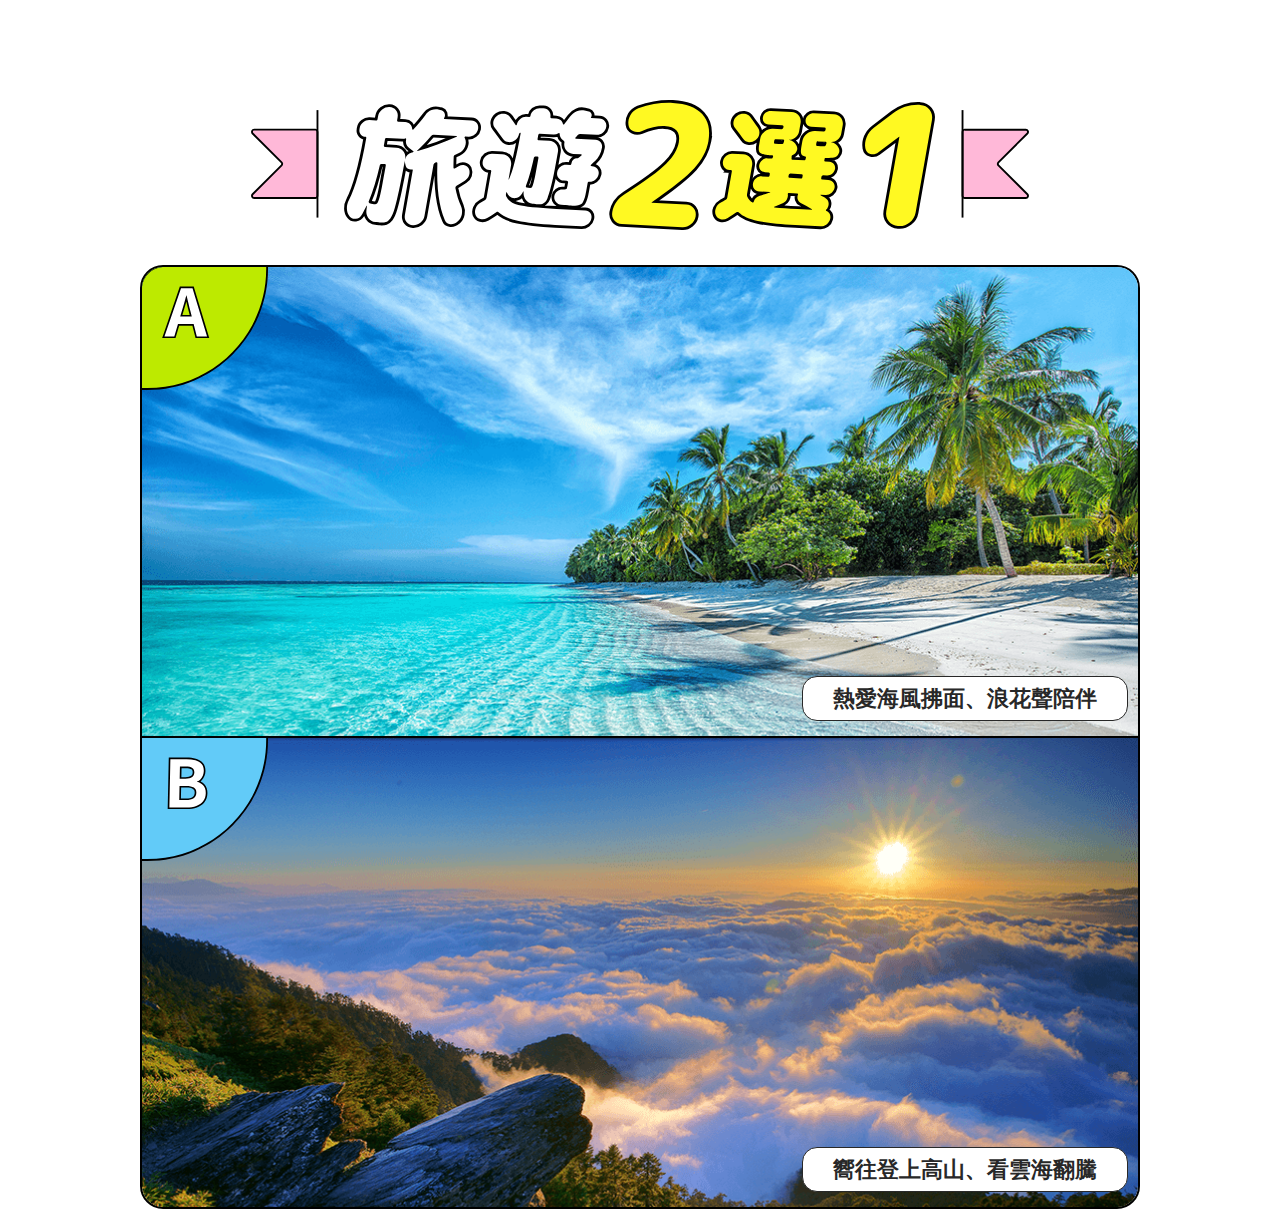
<file: 202504_TW_travel/choose.html>
<!DOCTYPE html>
<html lang="zh-Hant-TW">
  <head>
    <meta charset="UTF-8" />
    <meta http-equiv="X-UA-Compatible" content="IE=edge" />
    <meta
      name="viewport"
      content="width=device-width, initial-scale=1, maximum-scale=1, shrink-to-fit=no, user-scalable=0" />
    <meta name="format-detection" content="telephone=no" />
    <title>推薦行程燈箱</title>
    <link rel="stylesheet" href="css/layout.css" />
    <link rel="stylesheet" href="css/choose.css" />
  </head>
  <body>
    <div class="project">
      <div class="lbContainer">
        <figure class="pick_title">
          <img src="./images/pick_title.svg" alt="" />
        </figure>

        <div class="content">
          <a href="./sign_lb.html" style="background-image: url(./images/pic1.png)">
            <p>熱愛海風拂面、浪花聲陪伴</p>
          </a>
          <a href="./sign_lb.html" style="background-image: url(./images/pic2.png)">
            <p>嚮往登上高山、看雲海翻騰</p>
          </a>
        </div>
      </div>
    </div>
  </body>
  <script type="text/javascript" src="js/jquery.min.js"></script>
  <script type="text/javascript" src="js/index.js"></script>
</html>
</file>
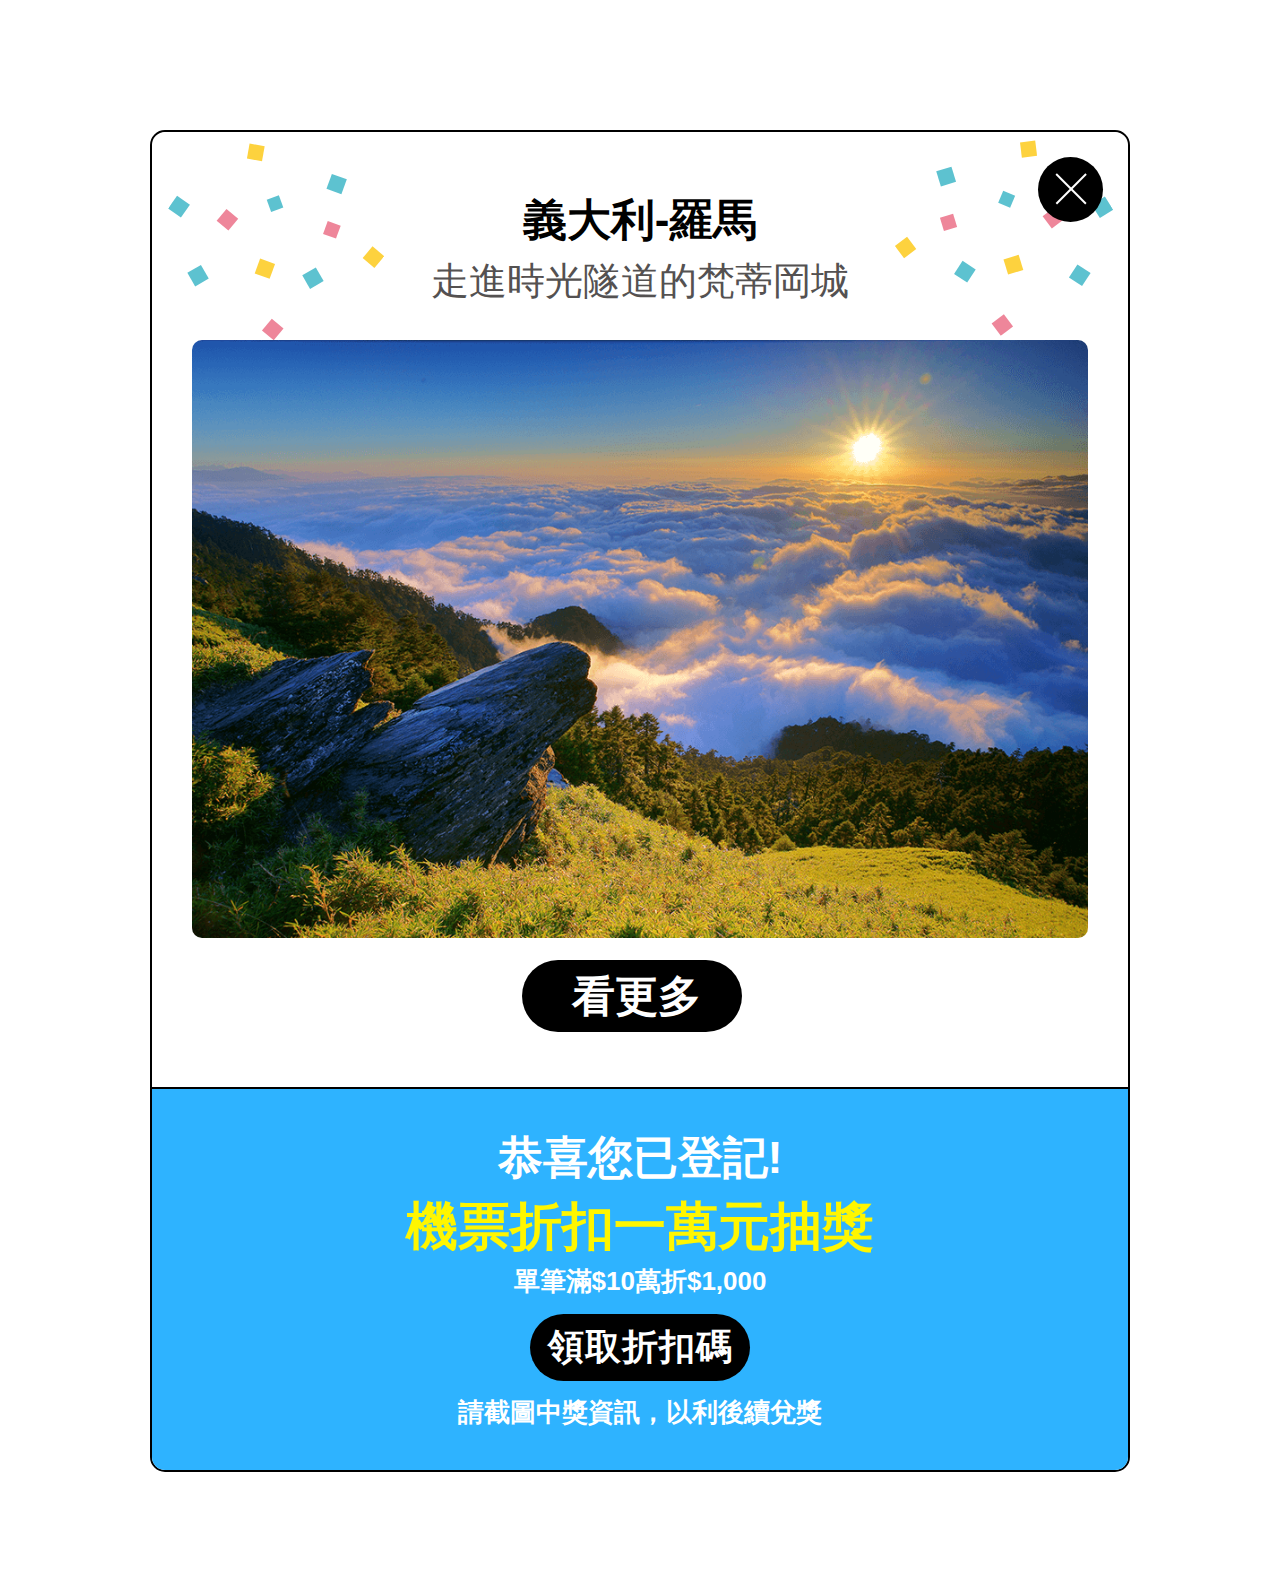
<file: 202504_TW_travel/sign_lb.html>
<!DOCTYPE html>
<html lang="zh-Hant-TW">
  <head>
    <meta charset="UTF-8" />
    <meta http-equiv="X-UA-Compatible" content="IE=edge" />
    <meta
      name="viewport"
      content="width=device-width, initial-scale=1, maximum-scale=1, shrink-to-fit=no, user-scalable=0" />
    <meta name="format-detection" content="telephone=no" />
    <title>推薦行程燈箱</title>
    <link rel="stylesheet" href="css/layout.css" />
    <link rel="stylesheet" href="css/sign_lb.css" />
  </head>
  <body>
    <div class="project">
      <div class="lbContainer">
        <a class="closeButton" href="javascript:parent.closeLightBox()"></a>
        <div class="content">
          <div class="box">
            <p>
              義大利-羅馬
              <span> 走進時光隧道的梵蒂岡城 </span>
            </p>
            <figure>
              <img src="./images/pic2.png" alt="">
            </figure>
            <a href="javascript:;" class="link">
              <span>看更多</span>
            </a>
          </div>
        </div>
        <div class="congratulation">
          <p class="white_txt">恭喜您已登記!</p>
          <p class="yellow_txt">機票折扣一萬元抽獎</p>
          <p class="txt_sm">
            單筆滿$10萬折$1,000
            <a class="coupon_btn" href="javascript:;"> <span>領取折扣碼</span> </a>
            請截圖中獎資訊，以利後續兌獎
          </p>
        </div>
      </div>
    </div>
  </body>
  <script type="text/javascript" src="js/jquery.min.js"></script>
  <script type="text/javascript" src="js/index.js"></script>
</html>
</file>
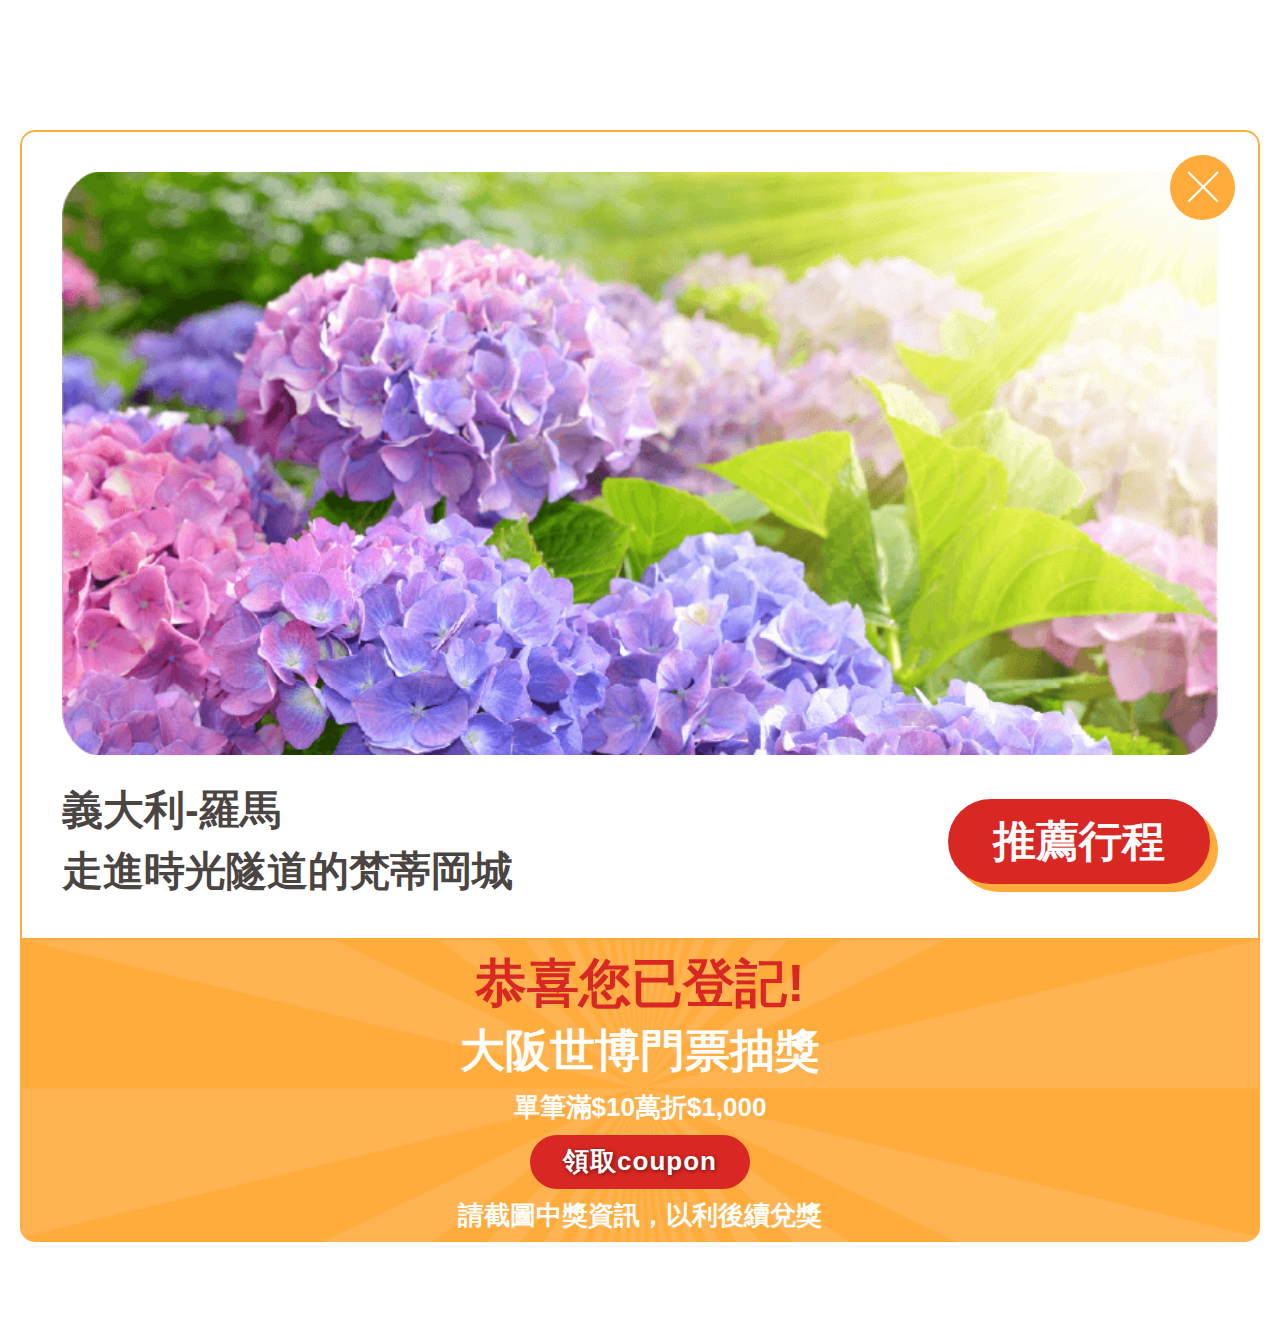
<file: 202509_TW_itf/sign_lb.html>
<!DOCTYPE html>
<html lang="zh-Hant-TW">
  <head>
    <meta charset="UTF-8" />
    <meta http-equiv="X-UA-Compatible" content="IE=edge" />
    <meta name="viewport" content="width=device-width, initial-scale=1, maximum-scale=1, shrink-to-fit=no, user-scalable=0" />
    <meta name="format-detection" content="telephone=no" />
    <title>推薦行程燈箱</title>
    <link rel="stylesheet" href="css/layout.css" />
    <link rel="stylesheet" href="css/sign_lb.css" />
  </head>
  <body>
    <div class="project">
      <div class="lbContainer">
        <a class="closeButton" href="javascript:parent.closeLightBox()"></a>
        <div class="content">
          <figure class="pic" style="background-image: url(./images/spot_pic.png)"></figure>
          <div class="pic_info">
            <p>
              義大利-羅馬
              <br />
              走進時光隧道的梵蒂岡城
            </p>
            <a href="javascript:;" class="link">
              <span>推薦行程</span>
            </a>
          </div>
        </div>
        <div class="congratulation">
          <p class="yellow_txt">恭喜您已登記!</p>
          <p class="white_txt">大阪世博門票抽獎</p>
          <p class="txt_sm">
            單筆滿$10萬折$1,000
            <br />
            <a class="coupon_btn" href="javascript:;">領取coupon</a>
            請截圖中獎資訊，以利後續兌獎
          </p>
        </div>
      </div>
    </div>
  </body>
  <script type="text/javascript" src="js/jquery.min.js"></script>
  <script type="text/javascript" src="js/index.js"></script>
</html>
</file>
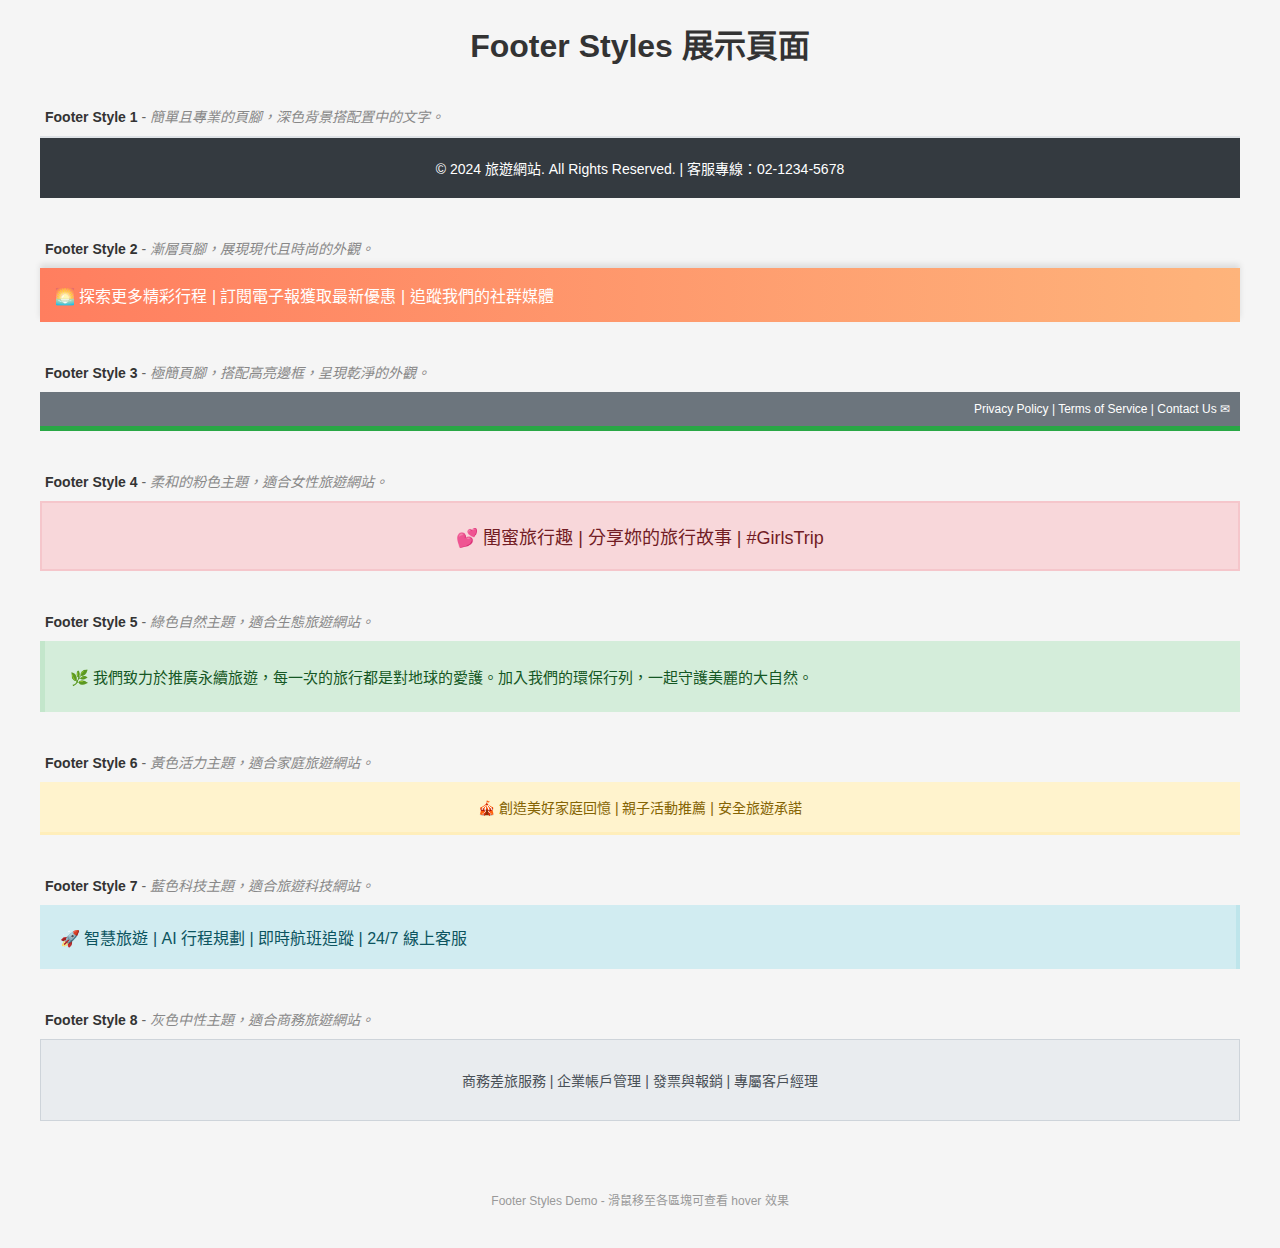
<file: CustomTamplate/footers_index.html>
<!DOCTYPE html>
<html lang="zh-TW">
<head>
    <meta charset="UTF-8">
    <meta name="viewport" content="width=device-width, initial-scale=1.0">
    <title>Footer Styles 展示</title>
    <link rel="stylesheet" href="footers.css">
    <style>
        * {
            margin: 0;
            padding: 0;
            box-sizing: border-box;
        }
        body {
            font-family: 'Microsoft JhengHei', 'PingFang TC', sans-serif;
            background-color: #f5f5f5;
            padding: 20px;
        }
        .container {
            max-width: 1200px;
            margin: 0 auto;
        }
        .section {
            margin-bottom: 40px;
        }
        .section-title {
            font-size: 14px;
            color: #666;
            margin-bottom: 10px;
            padding-left: 5px;
        }
        .style-name {
            font-weight: bold;
            color: #333;
        }
        .style-description {
            font-style: italic;
            color: #888;
        }
    </style>
</head>
<body>
    <div class="container">
        <h1 style="text-align: center; margin-bottom: 40px; color: #333;">Footer Styles 展示頁面</h1>

        <!-- Footer Style 1 -->
        <div class="section">
            <p class="section-title">
                <span class="style-name">Footer Style 1</span> - 
                <span class="style-description">簡單且專業的頁腳，深色背景搭配置中的文字。</span>
            </p>
            <div class="footer-style-1">
                © 2024 旅遊網站. All Rights Reserved. | 客服專線：02-1234-5678
            </div>
        </div>

        <!-- Footer Style 2 -->
        <div class="section">
            <p class="section-title">
                <span class="style-name">Footer Style 2</span> - 
                <span class="style-description">漸層頁腳，展現現代且時尚的外觀。</span>
            </p>
            <div class="footer-style-2">
                🌅 探索更多精彩行程 | 訂閱電子報獲取最新優惠 | 追蹤我們的社群媒體
            </div>
        </div>

        <!-- Footer Style 3 -->
        <div class="section">
            <p class="section-title">
                <span class="style-name">Footer Style 3</span> - 
                <span class="style-description">極簡頁腳，搭配高亮邊框，呈現乾淨的外觀。</span>
            </p>
            <div class="footer-style-3">
                Privacy Policy | Terms of Service | Contact Us ✉
            </div>
        </div>

        <!-- Footer Style 4 -->
        <div class="section">
            <p class="section-title">
                <span class="style-name">Footer Style 4</span> - 
                <span class="style-description">柔和的粉色主題，適合女性旅遊網站。</span>
            </p>
            <div class="footer-style-4">
                💕 閨蜜旅行趣 | 分享妳的旅行故事 | #GirlsTrip
            </div>
        </div>

        <!-- Footer Style 5 -->
        <div class="section">
            <p class="section-title">
                <span class="style-name">Footer Style 5</span> - 
                <span class="style-description">綠色自然主題，適合生態旅遊網站。</span>
            </p>
            <div class="footer-style-5">
                🌿 我們致力於推廣永續旅遊，每一次的旅行都是對地球的愛護。加入我們的環保行列，一起守護美麗的大自然。
            </div>
        </div>

        <!-- Footer Style 6 -->
        <div class="section">
            <p class="section-title">
                <span class="style-name">Footer Style 6</span> - 
                <span class="style-description">黃色活力主題，適合家庭旅遊網站。</span>
            </p>
            <div class="footer-style-6">
                🎪 創造美好家庭回憶 | 親子活動推薦 | 安全旅遊承諾
            </div>
        </div>

        <!-- Footer Style 7 -->
        <div class="section">
            <p class="section-title">
                <span class="style-name">Footer Style 7</span> - 
                <span class="style-description">藍色科技主題，適合旅遊科技網站。</span>
            </p>
            <div class="footer-style-7">
                🚀 智慧旅遊 | AI 行程規劃 | 即時航班追蹤 | 24/7 線上客服
            </div>
        </div>

        <!-- Footer Style 8 -->
        <div class="section">
            <p class="section-title">
                <span class="style-name">Footer Style 8</span> - 
                <span class="style-description">灰色中性主題，適合商務旅遊網站。</span>
            </p>
            <div class="footer-style-8">
                商務差旅服務 | 企業帳戶管理 | 發票與報銷 | 專屬客戶經理
            </div>
        </div>

        <footer style="text-align: center; margin-top: 50px; padding: 20px; color: #999; font-size: 12px;">
            <p>Footer Styles Demo - 滑鼠移至各區塊可查看 hover 效果</p>
        </footer>
    </div>
</body>
</html>
</file>
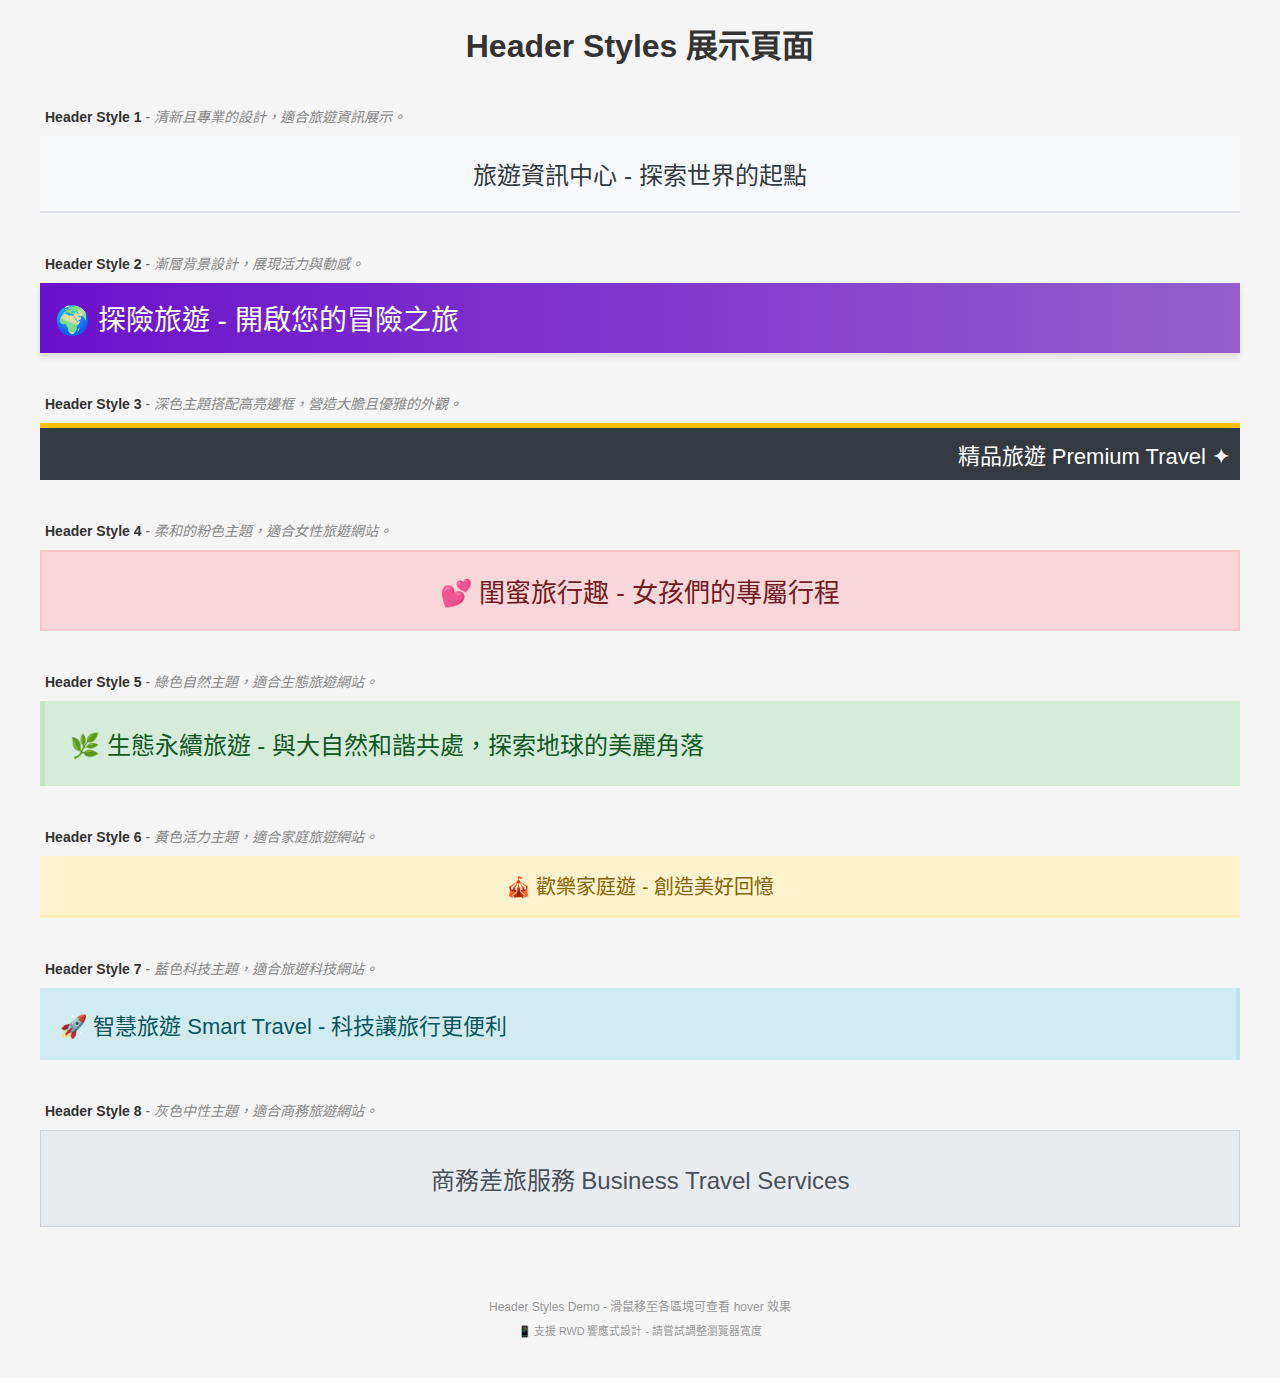
<file: CustomTamplate/headers_index.html>
<!DOCTYPE html>
<html lang="zh-TW">
<head>
    <meta charset="UTF-8">
    <meta name="viewport" content="width=device-width, initial-scale=1.0">
    <title>Header Styles 展示</title>
    <link rel="stylesheet" href="headers.css">
    <style>
        * {
            margin: 0;
            padding: 0;
            box-sizing: border-box;
        }
        body {
            font-family: 'Microsoft JhengHei', 'PingFang TC', sans-serif;
            background-color: #f5f5f5;
            padding: clamp(10px, 3vw, 20px);
        }
        .container {
            max-width: 1200px;
            margin: 0 auto;
        }
        .page-title {
            text-align: center;
            margin-bottom: clamp(20px, 5vw, 40px);
            color: #333;
            font-size: clamp(20px, 5vw, 32px);
        }
        .section {
            margin-bottom: clamp(20px, 5vw, 40px);
        }
        .section-title {
            font-size: clamp(12px, 2.5vw, 14px);
            color: #666;
            margin-bottom: clamp(6px, 1.5vw, 10px);
            padding-left: 5px;
        }
        .style-name {
            font-weight: bold;
            color: #333;
        }
        .style-description {
            font-style: italic;
            color: #888;
        }
        .page-footer {
            text-align: center;
            margin-top: clamp(30px, 6vw, 50px);
            padding: clamp(12px, 3vw, 20px);
            color: #999;
            font-size: clamp(10px, 2vw, 12px);
        }
        
        /* RWD 斷點 */
        @media (max-width: 768px) {
            .section-title {
                text-align: center;
            }
        }
        
        @media (max-width: 480px) {
            .style-description {
                display: block;
                margin-top: 5px;
            }
        }
    </style>
</head>
<body>
    <div class="container">
        <h1 class="page-title">Header Styles 展示頁面</h1>

        <!-- Header Style 1 -->
        <div class="section">
            <p class="section-title">
                <span class="style-name">Header Style 1</span> - 
                <span class="style-description">清新且專業的設計，適合旅遊資訊展示。</span>
            </p>
            <div class="header-style-1">
                旅遊資訊中心 - 探索世界的起點
            </div>
        </div>

        <!-- Header Style 2 -->
        <div class="section">
            <p class="section-title">
                <span class="style-name">Header Style 2</span> - 
                <span class="style-description">漸層背景設計，展現活力與動感。</span>
            </p>
            <div class="header-style-2">
                🌍 探險旅遊 - 開啟您的冒險之旅
            </div>
        </div>

        <!-- Header Style 3 -->
        <div class="section">
            <p class="section-title">
                <span class="style-name">Header Style 3</span> - 
                <span class="style-description">深色主題搭配高亮邊框，營造大膽且優雅的外觀。</span>
            </p>
            <div class="header-style-3">
                精品旅遊 Premium Travel ✦
            </div>
        </div>

        <!-- Header Style 4 -->
        <div class="section">
            <p class="section-title">
                <span class="style-name">Header Style 4</span> - 
                <span class="style-description">柔和的粉色主題，適合女性旅遊網站。</span>
            </p>
            <div class="header-style-4">
                💕 閨蜜旅行趣 - 女孩們的專屬行程
            </div>
        </div>

        <!-- Header Style 5 -->
        <div class="section">
            <p class="section-title">
                <span class="style-name">Header Style 5</span> - 
                <span class="style-description">綠色自然主題，適合生態旅遊網站。</span>
            </p>
            <div class="header-style-5">
                🌿 生態永續旅遊 - 與大自然和諧共處，探索地球的美麗角落
            </div>
        </div>

        <!-- Header Style 6 -->
        <div class="section">
            <p class="section-title">
                <span class="style-name">Header Style 6</span> - 
                <span class="style-description">黃色活力主題，適合家庭旅遊網站。</span>
            </p>
            <div class="header-style-6">
                🎪 歡樂家庭遊 - 創造美好回憶
            </div>
        </div>

        <!-- Header Style 7 -->
        <div class="section">
            <p class="section-title">
                <span class="style-name">Header Style 7</span> - 
                <span class="style-description">藍色科技主題，適合旅遊科技網站。</span>
            </p>
            <div class="header-style-7">
                🚀 智慧旅遊 Smart Travel - 科技讓旅行更便利
            </div>
        </div>

        <!-- Header Style 8 -->
        <div class="section">
            <p class="section-title">
                <span class="style-name">Header Style 8</span> - 
                <span class="style-description">灰色中性主題，適合商務旅遊網站。</span>
            </p>
            <div class="header-style-8">
                商務差旅服務 Business Travel Services
            </div>
        </div>

        <footer class="page-footer">
            <p>Header Styles Demo - 滑鼠移至各區塊可查看 hover 效果</p>
            <p style="margin-top: 8px; font-size: 0.9em;">📱 支援 RWD 響應式設計 - 請嘗試調整瀏覽器寬度</p>
        </footer>
    </div>
</body>
</html>
</file>
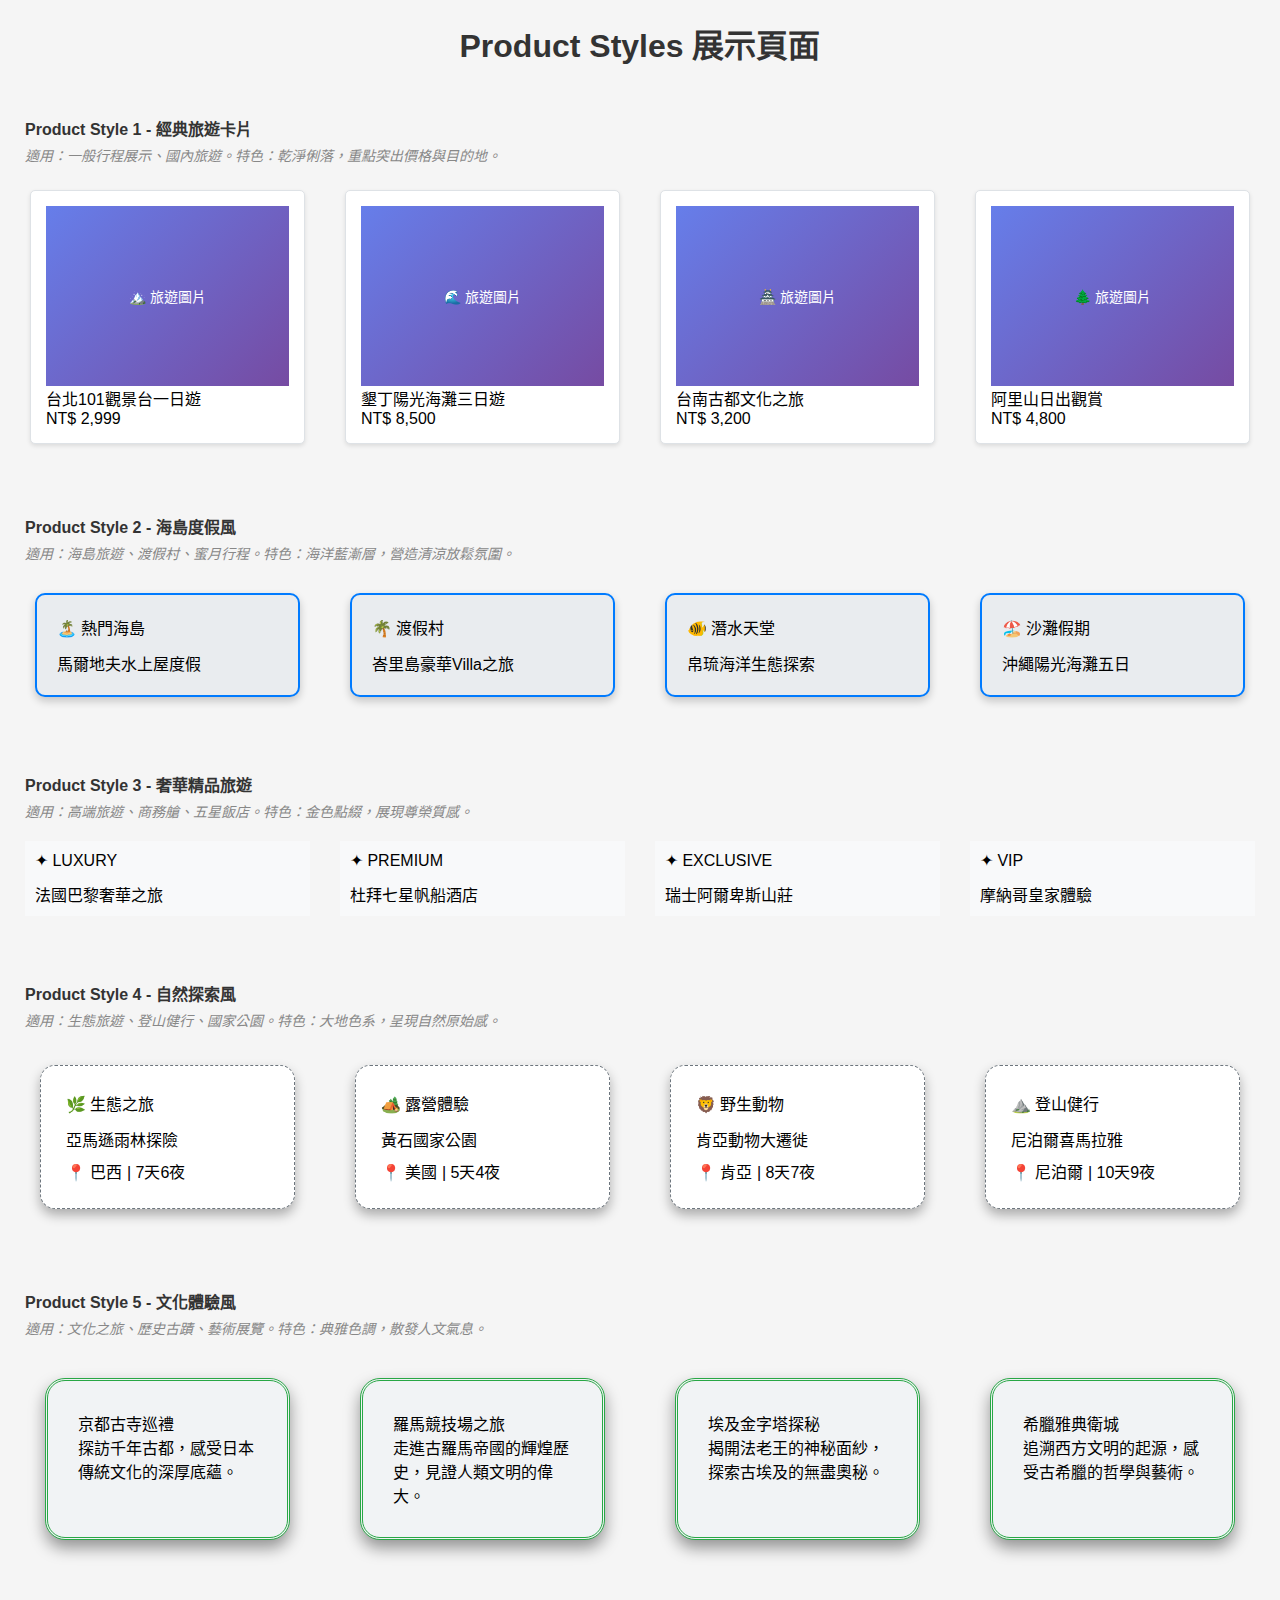
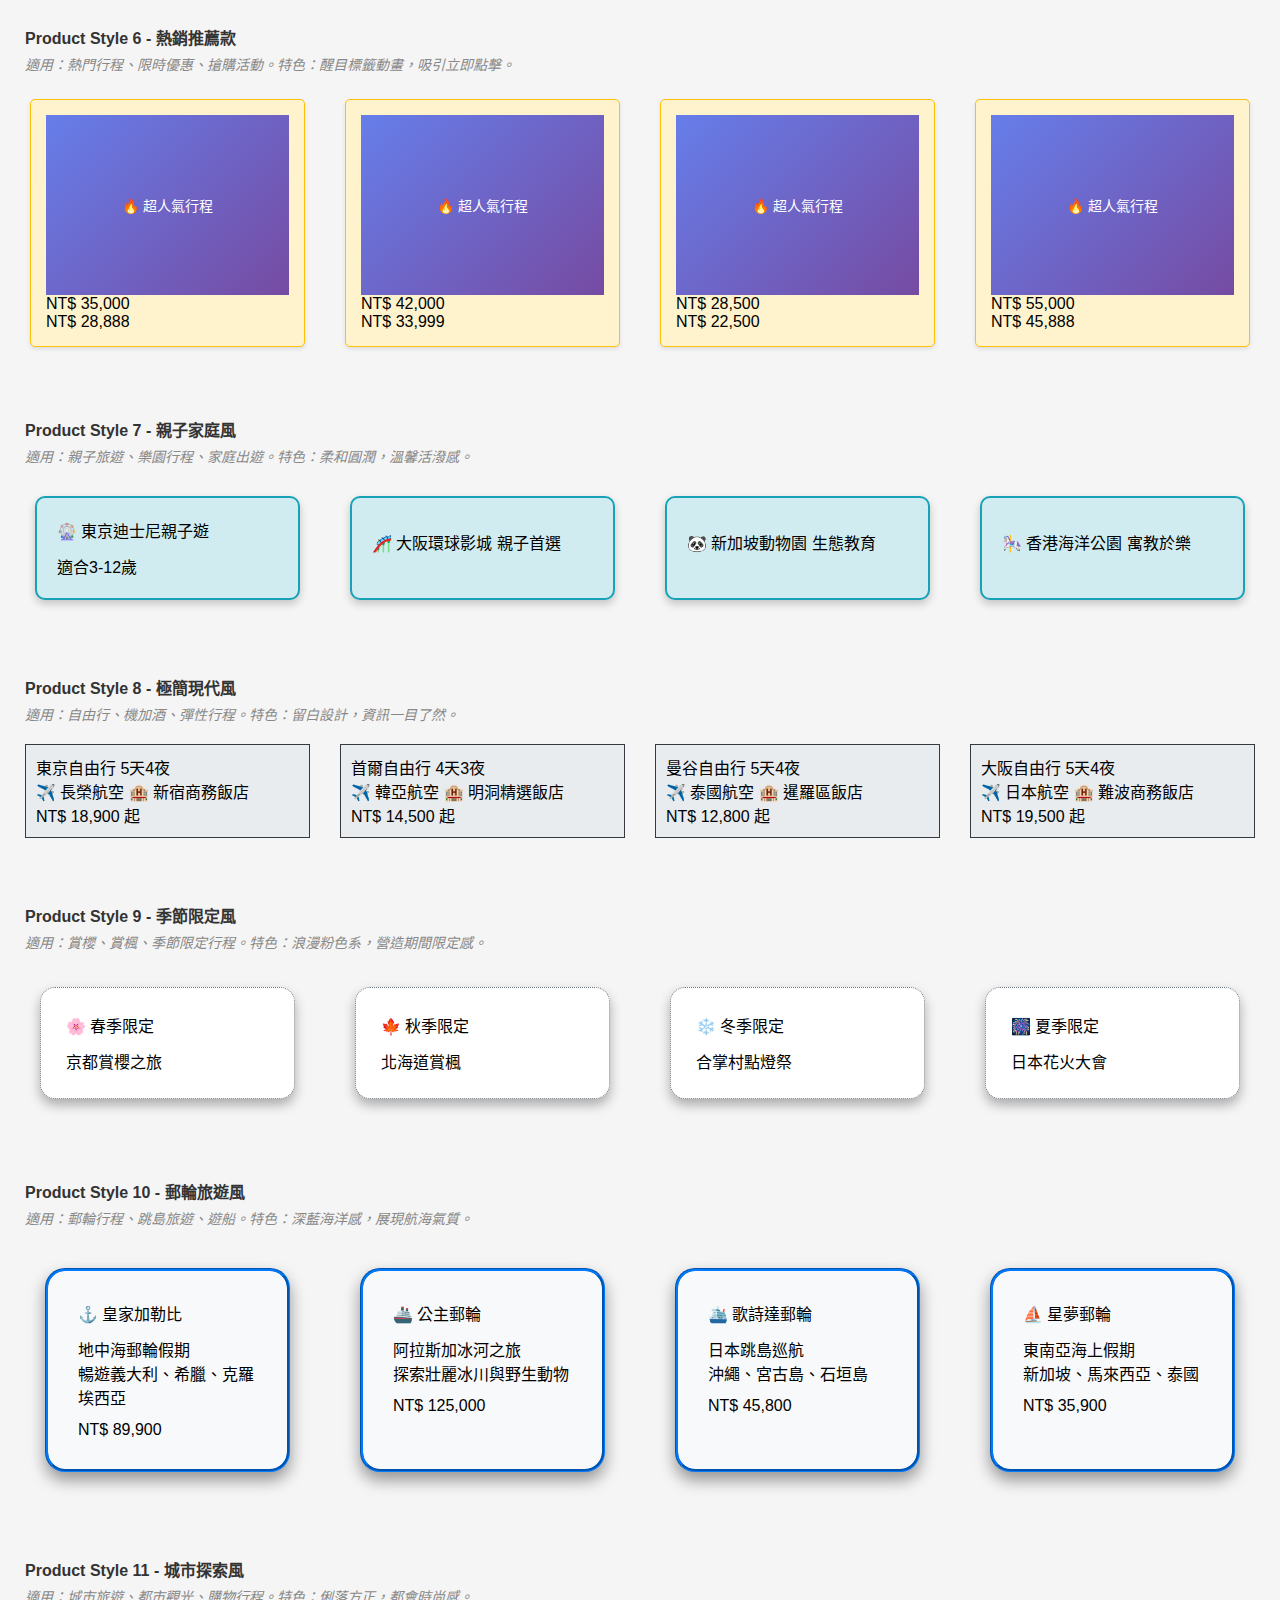
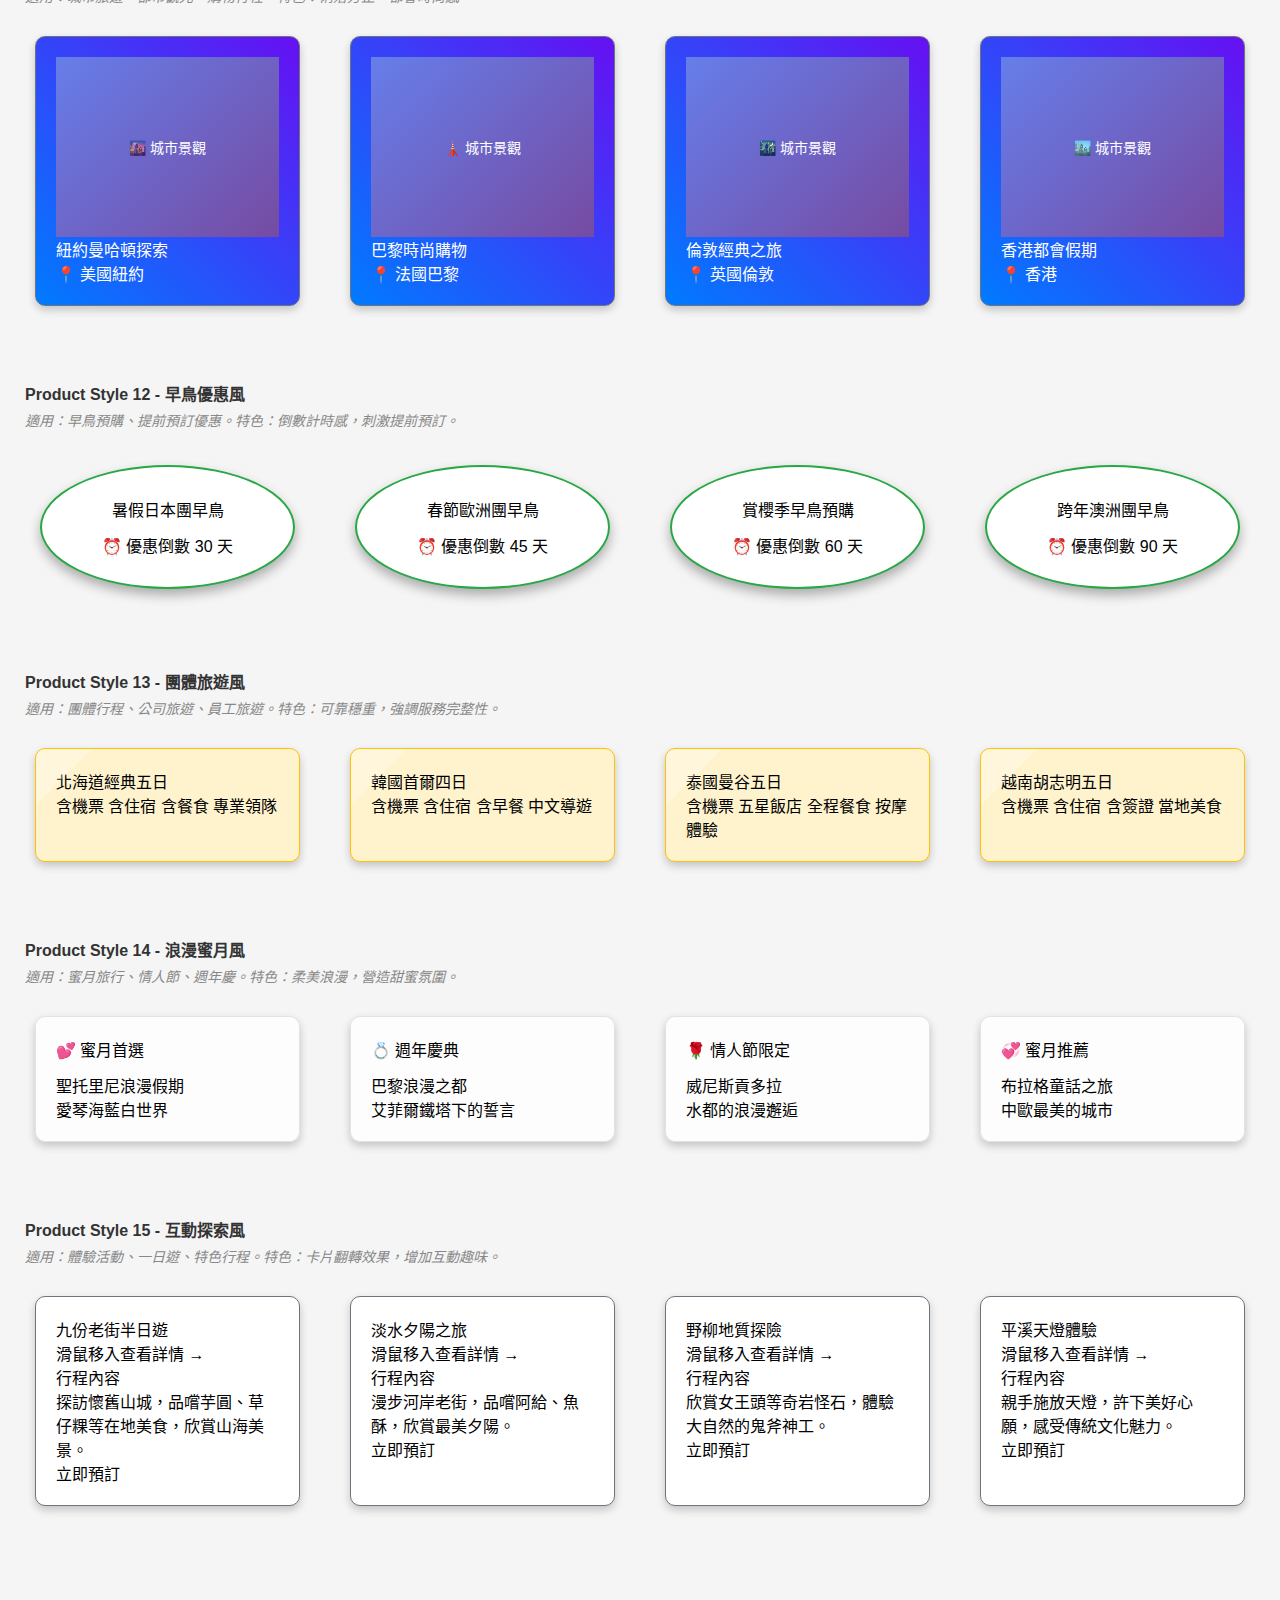
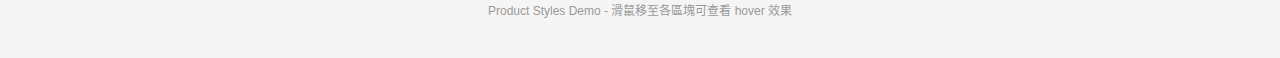
<file: CustomTamplate/products_index.html>
<!DOCTYPE html>
<html lang="zh-TW">
<head>
    <meta charset="UTF-8">
    <meta name="viewport" content="width=device-width, initial-scale=1.0">
    <title>Product Styles 展示</title>
    <link rel="stylesheet" href="products.css">
    <style>
        * {
            margin: 0;
            padding: 0;
            box-sizing: border-box;
        }
        body {
            font-family: 'Microsoft JhengHei', 'PingFang TC', sans-serif;
            background-color: #f5f5f5;
            padding: 20px;
        }
        .container {
            max-width: 1400px;
            margin: 0 auto;
        }
        .section {
            margin-bottom: 60px;
        }
        .section-title {
            font-size: 14px;
            color: #666;
            margin-bottom: 15px;
            padding-left: 5px;
        }
        .style-name {
            font-weight: bold;
            color: #333;
            font-size: 16px;
        }
        .style-description {
            font-style: italic;
            color: #888;
            display: block;
            margin-top: 5px;
        }
        .demo-grid {
            display: grid;
            grid-template-columns: repeat(4, 1fr);
            gap: 20px;
        }
        @media (max-width: 900px) {
            .demo-grid {
                grid-template-columns: repeat(2, 1fr);
            }
        }
        @media (max-width: 600px) {
            .demo-grid {
                grid-template-columns: 1fr;
            }
        }
        .placeholder-image {
            width: 100%;
            height: 180px;
            background: linear-gradient(135deg, #667eea 0%, #764ba2 100%);
            display: flex;
            align-items: center;
            justify-content: center;
            color: white;
            font-size: 14px;
        }
    </style>
</head>
<body>
    <div class="container">
        <h1 style="text-align: center; margin-bottom: 50px; color: #333;">Product Styles 展示頁面</h1>

        <!-- Product Style 1 -->
        <div class="section">
            <p class="section-title">
                <span class="style-name">Product Style 1 - 經典旅遊卡片</span>
                <span class="style-description">適用：一般行程展示、國內旅遊。特色：乾淨俐落，重點突出價格與目的地。</span>
            </p>
            <div class="demo-grid">
                <div class="product-style-1">
                    <div class="placeholder-image">🏔️ 旅遊圖片</div>
                    <div class="product-content">
                        <div class="product-title">台北101觀景台一日遊</div>
                        <div class="product-price">NT$ 2,999</div>
                    </div>
                </div>
                <div class="product-style-1">
                    <div class="placeholder-image">🌊 旅遊圖片</div>
                    <div class="product-content">
                        <div class="product-title">墾丁陽光海灘三日遊</div>
                        <div class="product-price">NT$ 8,500</div>
                    </div>
                </div>
                <div class="product-style-1">
                    <div class="placeholder-image">🏯 旅遊圖片</div>
                    <div class="product-content">
                        <div class="product-title">台南古都文化之旅</div>
                        <div class="product-price">NT$ 3,200</div>
                    </div>
                </div>
                <div class="product-style-1">
                    <div class="placeholder-image">🌲 旅遊圖片</div>
                    <div class="product-content">
                        <div class="product-title">阿里山日出觀賞</div>
                        <div class="product-price">NT$ 4,800</div>
                    </div>
                </div>
            </div>
        </div>

        <!-- Product Style 2 -->
        <div class="section">
            <p class="section-title">
                <span class="style-name">Product Style 2 - 海島度假風</span>
                <span class="style-description">適用：海島旅遊、渡假村、蜜月行程。特色：海洋藍漸層，營造清涼放鬆氛圍。</span>
            </p>
            <div class="demo-grid">
                <div class="product-style-2">
                    <div class="product-content">
                        <div class="product-tag">🏝️ 熱門海島</div>
                        <div class="product-title" style="margin-top: 12px;">馬爾地夫水上屋度假</div>
                    </div>
                </div>
                <div class="product-style-2">
                    <div class="product-content">
                        <div class="product-tag">🌴 渡假村</div>
                        <div class="product-title" style="margin-top: 12px;">峇里島豪華Villa之旅</div>
                    </div>
                </div>
                <div class="product-style-2">
                    <div class="product-content">
                        <div class="product-tag">🐠 潛水天堂</div>
                        <div class="product-title" style="margin-top: 12px;">帛琉海洋生態探索</div>
                    </div>
                </div>
                <div class="product-style-2">
                    <div class="product-content">
                        <div class="product-tag">🏖️ 沙灘假期</div>
                        <div class="product-title" style="margin-top: 12px;">沖繩陽光海灘五日</div>
                    </div>
                </div>
            </div>
        </div>

        <!-- Product Style 3 -->
        <div class="section">
            <p class="section-title">
                <span class="style-name">Product Style 3 - 奢華精品旅遊</span>
                <span class="style-description">適用：高端旅遊、商務艙、五星飯店。特色：金色點綴，展現尊榮質感。</span>
            </p>
            <div class="demo-grid">
                <div class="product-style-3">
                    <div class="product-content">
                        <div class="product-badge">✦ LUXURY</div>
                        <div class="product-title" style="margin-top: 12px;">法國巴黎奢華之旅</div>
                    </div>
                </div>
                <div class="product-style-3">
                    <div class="product-content">
                        <div class="product-badge">✦ PREMIUM</div>
                        <div class="product-title" style="margin-top: 12px;">杜拜七星帆船酒店</div>
                    </div>
                </div>
                <div class="product-style-3">
                    <div class="product-content">
                        <div class="product-badge">✦ EXCLUSIVE</div>
                        <div class="product-title" style="margin-top: 12px;">瑞士阿爾卑斯山莊</div>
                    </div>
                </div>
                <div class="product-style-3">
                    <div class="product-content">
                        <div class="product-badge">✦ VIP</div>
                        <div class="product-title" style="margin-top: 12px;">摩納哥皇家體驗</div>
                    </div>
                </div>
            </div>
        </div>

        <!-- Product Style 4 -->
        <div class="section">
            <p class="section-title">
                <span class="style-name">Product Style 4 - 自然探索風</span>
                <span class="style-description">適用：生態旅遊、登山健行、國家公園。特色：大地色系，呈現自然原始感。</span>
            </p>
            <div class="demo-grid">
                <div class="product-style-4">
                    <div class="product-content">
                        <div class="product-tag">🌿 生態之旅</div>
                        <div class="product-title" style="margin-top: 12px;">亞馬遜雨林探險</div>
                        <div class="product-info" style="margin-top: 8px;">📍 巴西 | 7天6夜</div>
                    </div>
                </div>
                <div class="product-style-4">
                    <div class="product-content">
                        <div class="product-tag">🏕️ 露營體驗</div>
                        <div class="product-title" style="margin-top: 12px;">黃石國家公園</div>
                        <div class="product-info" style="margin-top: 8px;">📍 美國 | 5天4夜</div>
                    </div>
                </div>
                <div class="product-style-4">
                    <div class="product-content">
                        <div class="product-tag">🦁 野生動物</div>
                        <div class="product-title" style="margin-top: 12px;">肯亞動物大遷徙</div>
                        <div class="product-info" style="margin-top: 8px;">📍 肯亞 | 8天7夜</div>
                    </div>
                </div>
                <div class="product-style-4">
                    <div class="product-content">
                        <div class="product-tag">⛰️ 登山健行</div>
                        <div class="product-title" style="margin-top: 12px;">尼泊爾喜馬拉雅</div>
                        <div class="product-info" style="margin-top: 8px;">📍 尼泊爾 | 10天9夜</div>
                    </div>
                </div>
            </div>
        </div>

        <!-- Product Style 5 -->
        <div class="section">
            <p class="section-title">
                <span class="style-name">Product Style 5 - 文化體驗風</span>
                <span class="style-description">適用：文化之旅、歷史古蹟、藝術展覽。特色：典雅色調，散發人文氣息。</span>
            </p>
            <div class="demo-grid">
                <div class="product-style-5">
                    <div class="product-title">京都古寺巡禮</div>
                    <div class="product-desc">探訪千年古都，感受日本傳統文化的深厚底蘊。</div>
                </div>
                <div class="product-style-5">
                    <div class="product-title">羅馬競技場之旅</div>
                    <div class="product-desc">走進古羅馬帝國的輝煌歷史，見證人類文明的偉大。</div>
                </div>
                <div class="product-style-5">
                    <div class="product-title">埃及金字塔探秘</div>
                    <div class="product-desc">揭開法老王的神秘面紗，探索古埃及的無盡奧秘。</div>
                </div>
                <div class="product-style-5">
                    <div class="product-title">希臘雅典衛城</div>
                    <div class="product-desc">追溯西方文明的起源，感受古希臘的哲學與藝術。</div>
                </div>
            </div>
        </div>

        <!-- Product Style 6 -->
        <div class="section">
            <p class="section-title">
                <span class="style-name">Product Style 6 - 熱銷推薦款</span>
                <span class="style-description">適用：熱門行程、限時優惠、搶購活動。特色：醒目標籤動畫，吸引立即點擊。</span>
            </p>
            <div class="demo-grid">
                <div class="product-style-6">
                    <div class="placeholder-image">🔥 超人氣行程</div>
                    <div class="product-content">
                        <div class="product-price-original">NT$ 35,000</div>
                        <div class="product-price-sale">NT$ 28,888</div>
                    </div>
                </div>
                <div class="product-style-6">
                    <div class="placeholder-image">🔥 超人氣行程</div>
                    <div class="product-content">
                        <div class="product-price-original">NT$ 42,000</div>
                        <div class="product-price-sale">NT$ 33,999</div>
                    </div>
                </div>
                <div class="product-style-6">
                    <div class="placeholder-image">🔥 超人氣行程</div>
                    <div class="product-content">
                        <div class="product-price-original">NT$ 28,500</div>
                        <div class="product-price-sale">NT$ 22,500</div>
                    </div>
                </div>
                <div class="product-style-6">
                    <div class="placeholder-image">🔥 超人氣行程</div>
                    <div class="product-content">
                        <div class="product-price-original">NT$ 55,000</div>
                        <div class="product-price-sale">NT$ 45,888</div>
                    </div>
                </div>
            </div>
        </div>

        <!-- Product Style 7 -->
        <div class="section">
            <p class="section-title">
                <span class="style-name">Product Style 7 - 親子家庭風</span>
                <span class="style-description">適用：親子旅遊、樂園行程、家庭出遊。特色：柔和圓潤，溫馨活潑感。</span>
            </p>
            <div class="demo-grid">
                <div class="product-style-7">
                    <div class="product-content">
                        <span class="product-icon">🎡</span>
                        <div class="product-title" style="display: inline;">東京迪士尼親子遊</div>
                        <div class="product-tag" style="margin-top: 12px; display: inline-block;">適合3-12歲</div>
                    </div>
                </div>
                <div class="product-style-7">
                    <div class="product-content">
                        <span class="product-icon">🎢</span>
                        <div class="product-title" style="display: inline;">大阪環球影城</div>
                        <div class="product-tag" style="margin-top: 12px; display: inline-block;">親子首選</div>
                    </div>
                </div>
                <div class="product-style-7">
                    <div class="product-content">
                        <span class="product-icon">🐼</span>
                        <div class="product-title" style="display: inline;">新加坡動物園</div>
                        <div class="product-tag" style="margin-top: 12px; display: inline-block;">生態教育</div>
                    </div>
                </div>
                <div class="product-style-7">
                    <div class="product-content">
                        <span class="product-icon">🎠</span>
                        <div class="product-title" style="display: inline;">香港海洋公園</div>
                        <div class="product-tag" style="margin-top: 12px; display: inline-block;">寓教於樂</div>
                    </div>
                </div>
            </div>
        </div>

        <!-- Product Style 8 -->
        <div class="section">
            <p class="section-title">
                <span class="style-name">Product Style 8 - 極簡現代風</span>
                <span class="style-description">適用：自由行、機加酒、彈性行程。特色：留白設計，資訊一目了然。</span>
            </p>
            <div class="demo-grid">
                <div class="product-style-8">
                    <div class="product-title">東京自由行 5天4夜</div>
                    <div class="product-meta">
                        <span>✈️ 長榮航空</span>
                        <span>🏨 新宿商務飯店</span>
                    </div>
                    <div class="product-price">NT$ 18,900 起</div>
                </div>
                <div class="product-style-8">
                    <div class="product-title">首爾自由行 4天3夜</div>
                    <div class="product-meta">
                        <span>✈️ 韓亞航空</span>
                        <span>🏨 明洞精選飯店</span>
                    </div>
                    <div class="product-price">NT$ 14,500 起</div>
                </div>
                <div class="product-style-8">
                    <div class="product-title">曼谷自由行 5天4夜</div>
                    <div class="product-meta">
                        <span>✈️ 泰國航空</span>
                        <span>🏨 暹羅區飯店</span>
                    </div>
                    <div class="product-price">NT$ 12,800 起</div>
                </div>
                <div class="product-style-8">
                    <div class="product-title">大阪自由行 5天4夜</div>
                    <div class="product-meta">
                        <span>✈️ 日本航空</span>
                        <span>🏨 難波商務飯店</span>
                    </div>
                    <div class="product-price">NT$ 19,500 起</div>
                </div>
            </div>
        </div>

        <!-- Product Style 9 -->
        <div class="section">
            <p class="section-title">
                <span class="style-name">Product Style 9 - 季節限定風</span>
                <span class="style-description">適用：賞櫻、賞楓、季節限定行程。特色：浪漫粉色系，營造期間限定感。</span>
            </p>
            <div class="demo-grid">
                <div class="product-style-9">
                    <div class="product-content">
                        <div class="product-tag">🌸 春季限定</div>
                        <div class="product-title" style="margin-top: 12px;">京都賞櫻之旅</div>
                    </div>
                </div>
                <div class="product-style-9">
                    <div class="product-content">
                        <div class="product-tag">🍁 秋季限定</div>
                        <div class="product-title" style="margin-top: 12px;">北海道賞楓</div>
                    </div>
                </div>
                <div class="product-style-9">
                    <div class="product-content">
                        <div class="product-tag">❄️ 冬季限定</div>
                        <div class="product-title" style="margin-top: 12px;">合掌村點燈祭</div>
                    </div>
                </div>
                <div class="product-style-9">
                    <div class="product-content">
                        <div class="product-tag">🎆 夏季限定</div>
                        <div class="product-title" style="margin-top: 12px;">日本花火大會</div>
                    </div>
                </div>
            </div>
        </div>

        <!-- Product Style 10 -->
        <div class="section">
            <p class="section-title">
                <span class="style-name">Product Style 10 - 郵輪旅遊風</span>
                <span class="style-description">適用：郵輪行程、跳島旅遊、遊船。特色：深藍海洋感，展現航海氣質。</span>
            </p>
            <div class="demo-grid">
                <div class="product-style-10">
                    <div class="product-content">
                        <div class="product-badge">⚓ 皇家加勒比</div>
                        <div class="product-title" style="margin-top: 12px;">地中海郵輪假期</div>
                        <div class="product-desc">暢遊義大利、希臘、克羅埃西亞</div>
                        <div class="product-price" style="margin-top: 12px;">NT$ 89,900</div>
                    </div>
                </div>
                <div class="product-style-10">
                    <div class="product-content">
                        <div class="product-badge">🚢 公主郵輪</div>
                        <div class="product-title" style="margin-top: 12px;">阿拉斯加冰河之旅</div>
                        <div class="product-desc">探索壯麗冰川與野生動物</div>
                        <div class="product-price" style="margin-top: 12px;">NT$ 125,000</div>
                    </div>
                </div>
                <div class="product-style-10">
                    <div class="product-content">
                        <div class="product-badge">🛳️ 歌詩達郵輪</div>
                        <div class="product-title" style="margin-top: 12px;">日本跳島巡航</div>
                        <div class="product-desc">沖繩、宮古島、石垣島</div>
                        <div class="product-price" style="margin-top: 12px;">NT$ 45,800</div>
                    </div>
                </div>
                <div class="product-style-10">
                    <div class="product-content">
                        <div class="product-badge">⛵ 星夢郵輪</div>
                        <div class="product-title" style="margin-top: 12px;">東南亞海上假期</div>
                        <div class="product-desc">新加坡、馬來西亞、泰國</div>
                        <div class="product-price" style="margin-top: 12px;">NT$ 35,900</div>
                    </div>
                </div>
            </div>
        </div>

        <!-- Product Style 11 -->
        <div class="section">
            <p class="section-title">
                <span class="style-name">Product Style 11 - 城市探索風</span>
                <span class="style-description">適用：城市旅遊、都市觀光、購物行程。特色：俐落方正，都會時尚感。</span>
            </p>
            <div class="demo-grid">
                <div class="product-style-11">
                    <div class="product-image-wrapper">
                        <div class="placeholder-image">🌆 城市景觀</div>
                    </div>
                    <div class="product-content">
                        <div class="product-title">紐約曼哈頓探索</div>
                        <div class="product-location">📍 美國紐約</div>
                    </div>
                </div>
                <div class="product-style-11">
                    <div class="product-image-wrapper">
                        <div class="placeholder-image">🗼 城市景觀</div>
                    </div>
                    <div class="product-content">
                        <div class="product-title">巴黎時尚購物</div>
                        <div class="product-location">📍 法國巴黎</div>
                    </div>
                </div>
                <div class="product-style-11">
                    <div class="product-image-wrapper">
                        <div class="placeholder-image">🌃 城市景觀</div>
                    </div>
                    <div class="product-content">
                        <div class="product-title">倫敦經典之旅</div>
                        <div class="product-location">📍 英國倫敦</div>
                    </div>
                </div>
                <div class="product-style-11">
                    <div class="product-image-wrapper">
                        <div class="placeholder-image">🏙️ 城市景觀</div>
                    </div>
                    <div class="product-content">
                        <div class="product-title">香港都會假期</div>
                        <div class="product-location">📍 香港</div>
                    </div>
                </div>
            </div>
        </div>

        <!-- Product Style 12 -->
        <div class="section">
            <p class="section-title">
                <span class="style-name">Product Style 12 - 早鳥優惠風</span>
                <span class="style-description">適用：早鳥預購、提前預訂優惠。特色：倒數計時感，刺激提前預訂。</span>
            </p>
            <div class="demo-grid">
                <div class="product-style-12">
                    <div class="product-content">
                        <div class="product-title">暑假日本團早鳥</div>
                        <div class="product-countdown" style="margin-top: 12px;">⏰ 優惠倒數 30 天</div>
                    </div>
                </div>
                <div class="product-style-12">
                    <div class="product-content">
                        <div class="product-title">春節歐洲團早鳥</div>
                        <div class="product-countdown" style="margin-top: 12px;">⏰ 優惠倒數 45 天</div>
                    </div>
                </div>
                <div class="product-style-12">
                    <div class="product-content">
                        <div class="product-title">賞櫻季早鳥預購</div>
                        <div class="product-countdown" style="margin-top: 12px;">⏰ 優惠倒數 60 天</div>
                    </div>
                </div>
                <div class="product-style-12">
                    <div class="product-content">
                        <div class="product-title">跨年澳洲團早鳥</div>
                        <div class="product-countdown" style="margin-top: 12px;">⏰ 優惠倒數 90 天</div>
                    </div>
                </div>
            </div>
        </div>

        <!-- Product Style 13 -->
        <div class="section">
            <p class="section-title">
                <span class="style-name">Product Style 13 - 團體旅遊風</span>
                <span class="style-description">適用：團體行程、公司旅遊、員工旅遊。特色：可靠穩重，強調服務完整性。</span>
            </p>
            <div class="demo-grid">
                <div class="product-style-13">
                    <div class="product-header">
                        <div class="product-title">北海道經典五日</div>
                    </div>
                    <div class="product-features">
                        <span class="product-feature included">含機票</span>
                        <span class="product-feature included">含住宿</span>
                        <span class="product-feature included">含餐食</span>
                        <span class="product-feature">專業領隊</span>
                    </div>
                </div>
                <div class="product-style-13">
                    <div class="product-header">
                        <div class="product-title">韓國首爾四日</div>
                    </div>
                    <div class="product-features">
                        <span class="product-feature included">含機票</span>
                        <span class="product-feature included">含住宿</span>
                        <span class="product-feature included">含早餐</span>
                        <span class="product-feature">中文導遊</span>
                    </div>
                </div>
                <div class="product-style-13">
                    <div class="product-header">
                        <div class="product-title">泰國曼谷五日</div>
                    </div>
                    <div class="product-features">
                        <span class="product-feature included">含機票</span>
                        <span class="product-feature included">五星飯店</span>
                        <span class="product-feature included">全程餐食</span>
                        <span class="product-feature">按摩體驗</span>
                    </div>
                </div>
                <div class="product-style-13">
                    <div class="product-header">
                        <div class="product-title">越南胡志明五日</div>
                    </div>
                    <div class="product-features">
                        <span class="product-feature included">含機票</span>
                        <span class="product-feature included">含住宿</span>
                        <span class="product-feature included">含簽證</span>
                        <span class="product-feature">當地美食</span>
                    </div>
                </div>
            </div>
        </div>

        <!-- Product Style 14 -->
        <div class="section">
            <p class="section-title">
                <span class="style-name">Product Style 14 - 浪漫蜜月風</span>
                <span class="style-description">適用：蜜月旅行、情人節、週年慶。特色：柔美浪漫，營造甜蜜氛圍。</span>
            </p>
            <div class="demo-grid">
                <div class="product-style-14">
                    <div class="product-content">
                        <div class="product-badge">💕 蜜月首選</div>
                        <div class="product-title" style="margin-top: 12px;">聖托里尼浪漫假期</div>
                        <div class="product-subtitle">愛琴海藍白世界</div>
                    </div>
                </div>
                <div class="product-style-14">
                    <div class="product-content">
                        <div class="product-badge">💍 週年慶典</div>
                        <div class="product-title" style="margin-top: 12px;">巴黎浪漫之都</div>
                        <div class="product-subtitle">艾菲爾鐵塔下的誓言</div>
                    </div>
                </div>
                <div class="product-style-14">
                    <div class="product-content">
                        <div class="product-badge">🌹 情人節限定</div>
                        <div class="product-title" style="margin-top: 12px;">威尼斯貢多拉</div>
                        <div class="product-subtitle">水都的浪漫邂逅</div>
                    </div>
                </div>
                <div class="product-style-14">
                    <div class="product-content">
                        <div class="product-badge">💞 蜜月推薦</div>
                        <div class="product-title" style="margin-top: 12px;">布拉格童話之旅</div>
                        <div class="product-subtitle">中歐最美的城市</div>
                    </div>
                </div>
            </div>
        </div>

        <!-- Product Style 15 -->
        <div class="section">
            <p class="section-title">
                <span class="style-name">Product Style 15 - 互動探索風</span>
                <span class="style-description">適用：體驗活動、一日遊、特色行程。特色：卡片翻轉效果，增加互動趣味。</span>
            </p>
            <div class="demo-grid">
                <div class="product-style-15">
                    <div class="card-inner">
                        <div class="card-front">
                            <div class="product-title">九份老街半日遊</div>
                            <div class="product-hint">滑鼠移入查看詳情 →</div>
                        </div>
                        <div class="card-back">
                            <div class="product-title">行程內容</div>
                            <div class="product-desc">探訪懷舊山城，品嚐芋圓、草仔粿等在地美食，欣賞山海美景。</div>
                            <div class="product-cta">立即預訂</div>
                        </div>
                    </div>
                </div>
                <div class="product-style-15">
                    <div class="card-inner">
                        <div class="card-front">
                            <div class="product-title">淡水夕陽之旅</div>
                            <div class="product-hint">滑鼠移入查看詳情 →</div>
                        </div>
                        <div class="card-back">
                            <div class="product-title">行程內容</div>
                            <div class="product-desc">漫步河岸老街，品嚐阿給、魚酥，欣賞最美夕陽。</div>
                            <div class="product-cta">立即預訂</div>
                        </div>
                    </div>
                </div>
                <div class="product-style-15">
                    <div class="card-inner">
                        <div class="card-front">
                            <div class="product-title">野柳地質探險</div>
                            <div class="product-hint">滑鼠移入查看詳情 →</div>
                        </div>
                        <div class="card-back">
                            <div class="product-title">行程內容</div>
                            <div class="product-desc">欣賞女王頭等奇岩怪石，體驗大自然的鬼斧神工。</div>
                            <div class="product-cta">立即預訂</div>
                        </div>
                    </div>
                </div>
                <div class="product-style-15">
                    <div class="card-inner">
                        <div class="card-front">
                            <div class="product-title">平溪天燈體驗</div>
                            <div class="product-hint">滑鼠移入查看詳情 →</div>
                        </div>
                        <div class="card-back">
                            <div class="product-title">行程內容</div>
                            <div class="product-desc">親手施放天燈，許下美好心願，感受傳統文化魅力。</div>
                            <div class="product-cta">立即預訂</div>
                        </div>
                    </div>
                </div>
            </div>
        </div>

        <footer style="text-align: center; margin-top: 50px; padding: 20px; color: #999; font-size: 12px;">
            <p>Product Styles Demo - 滑鼠移至各區塊可查看 hover 效果</p>
        </footer>
    </div>
</body>
</html>
</file>
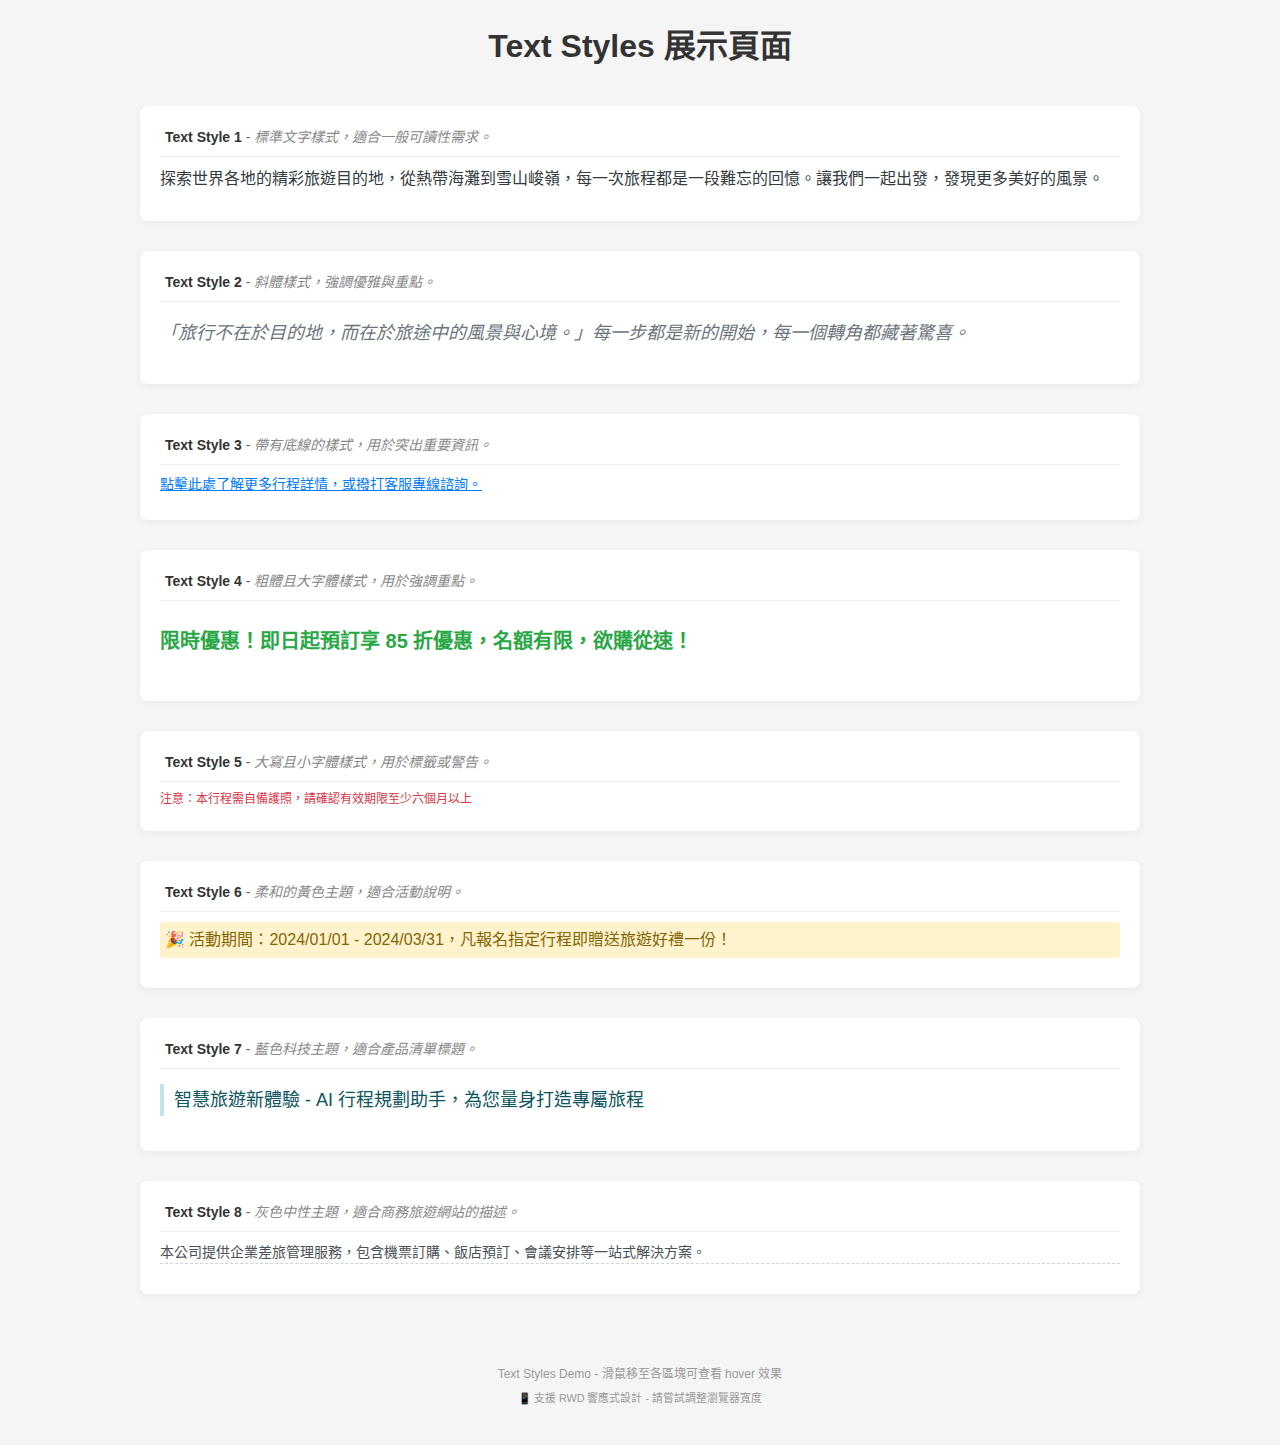
<file: CustomTamplate/text_index.html>
<!DOCTYPE html>
<html lang="zh-TW">
<head>
    <meta charset="UTF-8">
    <meta name="viewport" content="width=device-width, initial-scale=1.0">
    <title>Text Styles 展示</title>
    <link rel="stylesheet" href="text.css">
    <style>
        * {
            margin: 0;
            padding: 0;
            box-sizing: border-box;
        }
        body {
            font-family: 'Microsoft JhengHei', 'PingFang TC', sans-serif;
            background-color: #f5f5f5;
            padding: clamp(10px, 3vw, 20px);
        }
        .container {
            max-width: 1000px;
            margin: 0 auto;
        }
        .page-title {
            text-align: center;
            margin-bottom: clamp(20px, 5vw, 40px);
            color: #333;
            font-size: clamp(20px, 5vw, 32px);
        }
        .section {
            margin-bottom: clamp(15px, 4vw, 30px);
            background: #fff;
            padding: clamp(12px, 3vw, 20px);
            border-radius: 8px;
            box-shadow: 0 2px 8px rgba(0,0,0,0.05);
        }
        .section-title {
            font-size: clamp(12px, 2.5vw, 14px);
            color: #666;
            margin-bottom: clamp(6px, 1.5vw, 10px);
            padding-left: 5px;
            border-bottom: 1px solid #eee;
            padding-bottom: clamp(6px, 1.5vw, 10px);
        }
        .style-name {
            font-weight: bold;
            color: #333;
        }
        .style-description {
            font-style: italic;
            color: #888;
        }
        .page-footer {
            text-align: center;
            margin-top: clamp(30px, 6vw, 50px);
            padding: clamp(12px, 3vw, 20px);
            color: #999;
            font-size: clamp(10px, 2vw, 12px);
        }
        
        /* RWD 斷點 */
        @media (max-width: 768px) {
            .section-title {
                text-align: center;
            }
        }
        
        @media (max-width: 480px) {
            .section {
                border-radius: 4px;
            }
            .style-description {
                display: block;
                margin-top: 5px;
            }
        }
    </style>
</head>
<body>
    <div class="container">
        <h1 class="page-title">Text Styles 展示頁面</h1>

        <!-- Text Style 1 -->
        <div class="section">
            <p class="section-title">
                <span class="style-name">Text Style 1</span> - 
                <span class="style-description">標準文字樣式，適合一般可讀性需求。</span>
            </p>
            <p class="text-style-1">
                探索世界各地的精彩旅遊目的地，從熱帶海灘到雪山峻嶺，每一次旅程都是一段難忘的回憶。讓我們一起出發，發現更多美好的風景。
            </p>
        </div>

        <!-- Text Style 2 -->
        <div class="section">
            <p class="section-title">
                <span class="style-name">Text Style 2</span> - 
                <span class="style-description">斜體樣式，強調優雅與重點。</span>
            </p>
            <p class="text-style-2">
                「旅行不在於目的地，而在於旅途中的風景與心境。」每一步都是新的開始，每一個轉角都藏著驚喜。
            </p>
        </div>

        <!-- Text Style 3 -->
        <div class="section">
            <p class="section-title">
                <span class="style-name">Text Style 3</span> - 
                <span class="style-description">帶有底線的樣式，用於突出重要資訊。</span>
            </p>
            <p class="text-style-3">
                點擊此處了解更多行程詳情，或撥打客服專線諮詢。
            </p>
        </div>

        <!-- Text Style 4 -->
        <div class="section">
            <p class="section-title">
                <span class="style-name">Text Style 4</span> - 
                <span class="style-description">粗體且大字體樣式，用於強調重點。</span>
            </p>
            <p class="text-style-4">
                限時優惠！即日起預訂享 85 折優惠，名額有限，欲購從速！
            </p>
        </div>

        <!-- Text Style 5 -->
        <div class="section">
            <p class="section-title">
                <span class="style-name">Text Style 5</span> - 
                <span class="style-description">大寫且小字體樣式，用於標籤或警告。</span>
            </p>
            <p class="text-style-5">
                注意：本行程需自備護照，請確認有效期限至少六個月以上
            </p>
        </div>

        <!-- Text Style 6 -->
        <div class="section">
            <p class="section-title">
                <span class="style-name">Text Style 6</span> - 
                <span class="style-description">柔和的黃色主題，適合活動說明。</span>
            </p>
            <p class="text-style-6">
                🎉 活動期間：2024/01/01 - 2024/03/31，凡報名指定行程即贈送旅遊好禮一份！
            </p>
        </div>

        <!-- Text Style 7 -->
        <div class="section">
            <p class="section-title">
                <span class="style-name">Text Style 7</span> - 
                <span class="style-description">藍色科技主題，適合產品清單標題。</span>
            </p>
            <p class="text-style-7">
                智慧旅遊新體驗 - AI 行程規劃助手，為您量身打造專屬旅程
            </p>
        </div>

        <!-- Text Style 8 -->
        <div class="section">
            <p class="section-title">
                <span class="style-name">Text Style 8</span> - 
                <span class="style-description">灰色中性主題，適合商務旅遊網站的描述。</span>
            </p>
            <p class="text-style-8">
                本公司提供企業差旅管理服務，包含機票訂購、飯店預訂、會議安排等一站式解決方案。
            </p>
        </div>

        <footer class="page-footer">
            <p>Text Styles Demo - 滑鼠移至各區塊可查看 hover 效果</p>
            <p style="margin-top: 8px; font-size: 0.9em;">📱 支援 RWD 響應式設計 - 請嘗試調整瀏覽器寬度</p>
        </footer>
    </div>
</body>
</html>
</file>
<file: 202504_TW_travel/css/layout.css>
html,
body,
div,
span,
applet,
object,
iframe,
h1,
h2,
h3,
h4,
h5,
h6,
p,
blockquote,
pre,
a,
abbr,
acronym,
address,
big,
cite,
code,
del,
dfn,
em,
img,
ins,
kbd,
q,
s,
samp,
small,
strike,
strong,
sub,
sup,
tt,
var,
b,
u,
i,
center,
dl,
dt,
dd,
ol,
ul,
li,
fieldset,
form,
label,
legend,
table,
caption,
tbody,
tfoot,
thead,
tr,
th,
td,
article,
aside,
canvas,
details,
embed,
figure,
figcaption,
footer,
header,
hgroup,
menu,
nav,
output,
ruby,
section,
summary,
time,
mark,
audio,
video {
  margin: 0;
  padding: 0;
  border: 0;
  font-size: 100%;
  vertical-align: baseline;
  box-sizing: border-box;
}

html {
  line-height: 1.5;
  font-size: 16px;
}

ol,
ul {
  list-style: none;
}

table {
  border-collapse: collapse;
  border-spacing: 0;
}

caption,
th,
td {
  text-align: left;
  font-weight: normal;
  vertical-align: middle;
}

q,
blockquote {
  quotes: none;
}

q:before,
q:after,
blockquote:before,
blockquote:after {
  content: "";
  content: none;
}

a img {
  border: none;
}

img {
  display: block;
  border: none;
  width: 100%;
}


* {
  font-family: "Noto Sans TC", sans-serif;
}

.lightbox {
  display: none;
  position: fixed;
  top: 0;
  left: 0;
  z-index: 299;
  width: 100vw;
  height: 100vh;
  min-height: 100vh;
  overflow-y: scroll;
  background-color: #624744;
}
.lightbox.show {
  display: block;
}
</file>
<file: 202504_TW_travel/css/index.css>
html,
body,
div,
span,
applet,
object,
iframe,
h1,
h2,
h3,
h4,
h5,
h6,
p,
blockquote,
pre,
a,
abbr,
acronym,
address,
big,
cite,
code,
del,
dfn,
em,
img,
ins,
kbd,
q,
s,
samp,
small,
strike,
strong,
sub,
sup,
tt,
var,
b,
u,
i,
center,
dl,
dt,
dd,
ol,
ul,
li,
fieldset,
form,
label,
legend,
table,
caption,
tbody,
tfoot,
thead,
tr,
th,
td,
article,
aside,
canvas,
details,
embed,
figure,
figcaption,
footer,
header,
hgroup,
menu,
nav,
output,
ruby,
section,
summary,
time,
mark,
audio,
video {
  margin: 0;
  padding: 0;
  border: 0;
  font-size: 100%;
  vertical-align: baseline;
  box-sizing: border-box;
}

html {
  line-height: 1.5;
  font-size: 16px;
}

ol,
ul {
  list-style: none;
}

table {
  border-collapse: collapse;
  border-spacing: 0;
}

caption,
th,
td {
  text-align: left;
  font-weight: normal;
  vertical-align: middle;
}

q,
blockquote {
  quotes: none;
}

q:before,
q:after,
blockquote:before,
blockquote:after {
  content: "";
  content: none;
}

a img {
  border: none;
}

img {
  display: block;
  border: none;
  width: 100%;
}


.project {
  overflow-x: hidden;
}

.sec {
  display: inline-block;
}
.sec .container {
  max-width: 899px;
  width: 95vw;
  margin: auto;
}
@media (max-width: 768px) {
  .sec .container {
    width: 90vw;
  }
}

.banner {
  background-image: url(../images/BG.png);
  width: 100%;
  padding-bottom: 58.2653061224%;
  background-size: contain;
  background-repeat: no-repeat;
  position: relative;
}

.main_title {
  position: absolute;
  display: block;
  width: 59.4897959184%;
  padding-top: 2.2vw;
  left: 20%;
}
.main_title img {
  width: 100%;
}

.ppl {
  position: absolute;
  width: 23.0612244898%;
  left: 0.5vw;
  bottom: 1vw;
}
.ppl img {
  width: 100%;
}

.calendar {
  position: absolute;
  width: 25.7142857143%;
  bottom: -1vw;
  left: 2.6vw;
}

.method {
  background-color: #bdea00;
  display: inline-block;
  position: relative;
  width: 100%;
  text-align: center;
  font-family: "Noto Sans TC", sans-serif;
  padding-bottom: 60px;
}
.method::before {
  content: "";
  position: absolute;
  width: 100%;
  height: 3px;
  background-color: #bdea00;
  bottom: 100%;
  left: 0;
}
.method_title {
  width: 57.9591836735%;
  margin: 10px auto 125px;
}
@media (max-width: 980px) {
  .method_title {
    margin-bottom: 80px;
  }
}
@media (max-width: 450px) {
  .method_title {
    margin-bottom: 50px;
    padding-top: 10px;
  }
}

.step {
  display: grid;
  grid-template-columns: repeat(2, 1fr);
  justify-content: center;
  gap: 105px 28px;
}
@media (max-width: 980px) {
  .step {
    gap: 70px 20px;
  }
}
@media (max-width: 450px) {
  .step {
    gap: 50px 20px;
  }
}
.step li {
  background-color: #fff;
  border-radius: 30px;
  position: relative;
  padding: 90px 20px 35px;
}
@media (max-width: 980px) {
  .step li {
    padding: 50px 20px 20px;
  }
}
@media (max-width: 450px) {
  .step li {
    padding: 40px 15px 20px;
  }
}
.step li figure {
  position: absolute;
  max-width: 158px;
  width: 100%;
  left: 50%;
  transform: translateX(-50%);
  margin: auto;
  top: -79px;
}
@media (max-width: 980px) {
  .step li figure {
    max-width: 85px;
    top: -46px;
  }
}
@media (max-width: 450px) {
  .step li figure {
    max-width: 60px;
    top: -30px;
  }
}
.step_title {
  color: black;
  font-size: 38px;
  font-weight: bold;
  text-align: center;
}
@media (max-width: 980px) {
  .step_title {
    font-size: 20px;
  }
}
@media (max-width: 450px) {
  .step_title {
    font-size: 16px;
  }
}
.step_info {
  color: #2eb3ff;
  font-size: 45px;
  font-weight: bold;
}
@media (max-width: 980px) {
  .step_info {
    font-size: 22px;
  }
}
@media (max-width: 450px) {
  .step_info {
    font-size: 16px;
  }
}
.step_moreInfo {
  color: #3e3a39;
  font-size: 32px;
  font-weight: bold;
}
@media (max-width: 980px) {
  .step_moreInfo {
    font-size: 18px;
  }
}
@media (max-width: 450px) {
  .step_moreInfo {
    font-size: 16px;
  }
}

.sign {
  display: block;
  background-image: url(../images/sign_bg.png);
  width: 100%;
  padding-bottom: 130px;
  background-position: center top;
  background-repeat: no-repeat;
  background-size: cover;
}
@media (max-width: 980px) {
  .sign {
    padding-bottom: 70px;
  }
}
.sign_area {
  position: relative;
}
.sign_title {
  width: 47.6530612245%;
  display: block;
  margin: auto;
  margin-bottom: 50px;
  padding-top: 50px;
}
@media (max-width: 980px) {
  .sign_title {
    margin-bottom: 40px;
    padding-top: 40px;
  }
}
@media (max-width: 450px) {
  .sign_title {
    margin-bottom: 30px;
    padding-top: 30px;
  }
}
.sign_blue_bg {
  background-image: url(../images/sign_blue_bg.png);
  background-size: cover;
  background-repeat: no-repeat;
  background-position: center top;
  position: relative;
  height: 153px;
  border-radius: 60px 60px 0 0;
}
@media (max-width: 768px) {
  .sign_blue_bg {
    height: unset;
    background-size: contain;
    padding-bottom: 15.35vw;
    border-radius: 0;
  }
}
.sign_blue_bg span {
  text-align: center;
  color: white;
  font-weight: bold;
  font-size: 45px;
  position: absolute;
  left: 50%;
  top: 50%;
  transform: translate(-50%, -50%);
  width: 100%;
}
@media (max-width: 768px) {
  .sign_blue_bg span {
    font-size: clamp(16px, 3vw, 30px);
  }
}
.sign_day_sec {
  background-color: #fff;
  border-radius: 0 0 50px 50px;
}
@media (max-width: 575px) {
  .sign_day_sec {
    border-radius: 0 0 20px 20px;
  }
}
.sign_day_sec ul {
  padding: 40px 30px 85px;
  display: grid;
  grid-template-columns: repeat(5, 1fr);
  justify-content: center;
  gap: 20px;
}
@media (max-width: 768px) {
  .sign_day_sec ul {
    gap: 15px;
    padding-bottom: 60px;
  }
}
@media (max-width: 575px) {
  .sign_day_sec ul {
    gap: 10px;
    padding-bottom: 50px;
    padding: 20px 30px 40px;
  }
}
.sign_day_sec li {
  width: 100%;
  display: flex;
  justify-content: center;
  max-width: 154px;
  max-height: 155px;
  width: 13.8vw;
  height: 13.8vw;
  margin: auto;
}
.sign_day_sec li figure {
  width: 100%;
  height: 100%;
  background-size: contain;
  background-repeat: no-repeat;
  background-position: center center;
}
.sign_day_sec .day1 figure {
  background-image: url(../images/D1_undone.png);
}
.sign_day_sec .day1.done figure {
  background-image: url(../images/D1.png);
}
.sign_day_sec .day2 figure {
  background-image: url(../images/D2_undone.png);
}
.sign_day_sec .day2.done figure {
  background-image: url(../images/D2.png);
}
.sign_day_sec .day3 figure {
  background-image: url(../images/D3_undone.png);
}
.sign_day_sec .day3.done figure {
  background-image: url(../images/D3.png);
}
.sign_day_sec .day4 figure {
  background-image: url(../images/D4_undone.png);
}
.sign_day_sec .day4.done figure {
  background-image: url(../images/D4.png);
}
.sign_day_sec .day5 figure {
  background-image: url(../images/D5_undone.png);
}
.sign_day_sec .day5.done figure {
  background-image: url(../images/D5.png);
}
.sign_day_sec .day6 figure {
  background-image: url(../images/D6_undone.png);
}
.sign_day_sec .day6.done figure {
  background-image: url(../images/D6.png);
}
.sign_day_sec .day7 figure {
  background-image: url(../images/D7_undone.png);
}
.sign_day_sec .day7.done figure {
  background-image: url(../images/D7.png);
}
.sign_day_sec .day8 figure {
  background-image: url(../images/D8_undone.png);
}
.sign_day_sec .day8.done figure {
  background-image: url(../images/D8.png);
}
.sign_day_sec .day9 figure {
  background-image: url(../images/D9_undone.png);
}
.sign_day_sec .day9.done figure {
  background-image: url(../images/D9.png);
}
.sign_day_sec .day10 figure {
  background-image: url(../images/D10_undone.png);
}
.sign_day_sec .day10.done figure {
  background-image: url(../images/D10.png);
}
.sign_day_sec .day11 figure {
  background-image: url(../images/D11_undone.png);
}
.sign_day_sec .day11.done figure {
  background-image: url(../images/D11.png);
}
.sign_day_sec .day12 figure {
  background-image: url(../images/D12_undone.png);
}
.sign_day_sec .day12.done figure {
  background-image: url(../images/D12.png);
}
.sign_day_sec .day13 figure {
  background-image: url(../images/D13_undone.png);
}
.sign_day_sec .day13.done figure {
  background-image: url(../images/D13.png);
}
.sign_day_sec .day14 figure {
  background-image: url(../images/D14_undone.png);
}
.sign_day_sec .day14.done figure {
  background-image: url(../images/D14.png);
}
.sign_day_sec .day15 figure {
  background-image: url(../images/D15_undone.png);
}
.sign_day_sec .day15.done figure {
  background-image: url(../images/D15.png);
}
.signBtn {
  display: inline-block;
  max-width: 584px;
  width: 100%;
  position: absolute;
  left: 50%;
  transform: translateX(-50%);
  bottom: -60px;
  text-decoration: none;
  display: flex;
  align-items: center;
  justify-content: center;
  background-color: #62cbf8;
  border: 3px solid #0088d2;
  border-bottom-width: 8px;
  border-right-width: 7px;
  border-radius: 55px;
  padding: 20px;
}
@media (max-width: 980px) {
  .signBtn {
    max-width: 400px;
    padding: 14px 17px;
    bottom: -45px;
    border-radius: 60px;
    border: 2px solid #0088d2;
    border-bottom-width: 3.5px;
    border-right-width: 3.5px;
  }
}
@media (max-width: 575px) {
  .signBtn {
    max-width: 250px;
    padding: 12px 17px;
    bottom: -30px;
    border-radius: 60px;
  }
}
@media (max-width: 450px) {
  .signBtn {
    max-width: 180px;
    padding: 7px 10px;
    bottom: -20px;
  }
}
.signBtn:after {
  content: "";
  position: absolute;
  top: 8px;
  left: 50%;
  transform: translateX(-50%);
  width: 380px;
  height: 20px;
  background-color: #feec9b;
  background: linear-gradient(180deg, #b1e5fc 0%, #a9e3fb 52%, #ace3fb 100%);
  border-radius: 40px;
}
@media (max-width: 980px) {
  .signBtn:after {
    width: 280px;
    height: 15px;
  }
}
@media (max-width: 575px) {
  .signBtn:after {
    top: 5px;
    width: 170px;
    height: 11px;
  }
}
@media (max-width: 450px) {
  .signBtn:after {
    width: 135px;
    height: 8px;
    top: 3px;
  }
}
.signBtn img {
  position: relative;
  z-index: 1;
  max-width: 115px;
  width: 100%;
  display: inline-block;
}
@media (max-width: 980px) {
  .signBtn img {
    max-width: 80px;
  }
}
@media (max-width: 575px) {
  .signBtn img {
    max-width: 50px;
  }
}
@media (max-width: 450px) {
  .signBtn img {
    max-width: 40px;
  }
}

.section-wrapper {
  background-color: #62cbf8;
  width: 100%;
}

.reward_info {
  width: 100%;
  padding-bottom: 65px;
}
@media (max-width: 980px) {
  .reward_info {
    padding-bottom: 50px;
  }
}
.reward_info .intro_title {
  padding-top: 58px;
  margin-bottom: 65px;
  width: 58.6734693878%;
  margin: 0 auto 65px;
}
@media (max-width: 980px) {
  .reward_info .intro_title {
    padding-top: 40px;
    margin-bottom: 45px;
  }
}
.reward_info ul {
  display: flex;
  flex-direction: column;
  gap: 45px;
}
@media (max-width: 980px) {
  .reward_info ul {
    gap: 20px;
  }
}
.reward_info ul li {
  display: flex;
  align-items: center;
  justify-content: space-between;
  gap: 45px;
}
@media (max-width: 980px) {
  .reward_info ul li {
    gap: 20px;
  }
}
@media (max-width: 450px) {
  .reward_info ul li {
    gap: 15px;
  }
}
.reward_info ul figure {
  width: 50%;
  padding-bottom: 28.3%;
  background-size: cover;
  background-repeat: no-repeat;
  background-position: center center;
  border-radius: 22px;
  border: 3px solid white;
}
@media (max-width: 450px) {
  .reward_info ul figure {
    width: 48%;
    border-radius: 17px;
  }
}
.reward_info .reward_txtSec {
  text-align: left;
  display: flex;
  align-items: center;
  flex-direction: column;
  width: 45%;
  line-height: 1.5;
  font-family: "Noto Sans TC", sans-serif;
}
@media (max-width: 450px) {
  .reward_info .reward_txtSec {
    width: 52%;
  }
}
.reward_info .reward_txtSec p {
  color: black;
  font-size: 55px;
  font-weight: bold;
  width: 100%;
  line-height: 1.3;
}
@media (max-width: 980px) {
  .reward_info .reward_txtSec p {
    font-size: 22px;
  }
}
@media (max-width: 450px) {
  .reward_info .reward_txtSec p {
    font-size: 16px;
  }
}
.reward_info .reward_txtSec span {
  color: #3e3a39;
  font-size: 38px;
  width: 100%;
  font-weight: bold;
}
@media (max-width: 980px) {
  .reward_info .reward_txtSec span {
    font-size: 18px;
  }
}
@media (max-width: 450px) {
  .reward_info .reward_txtSec span {
    font-size: 16px;
  }
}
.reward_info .reward_txtSec .smaller {
  font-size: 31px;
}
@media (max-width: 980px) {
  .reward_info .reward_txtSec .smaller {
    font-size: 16px;
  }
}
.reward_info .reward_txtSec a {
  margin-top: 10px;
  background-color: black;
  text-decoration: none;
  margin-right: auto;
  display: inline-block;
  padding: 5px 60px 5px 25px;
  border-radius: 30px;
  overflow: hidden;
  line-height: 1.2;
}
@media (max-width: 980px) {
  .reward_info .reward_txtSec a {
    padding: 5px 30px 5px 15px;
  }
}
@media (max-width: 450px) {
  .reward_info .reward_txtSec a {
    padding-right: 30px;
  }
}
.reward_info .reward_txtSec a span {
  display: inline-block;
  font-size: 36px;
  height: 100%;
  box-sizing: border-box;
  font-weight: bold;
  color: white;
  position: relative;
}
@media (max-width: 980px) {
  .reward_info .reward_txtSec a span {
    font-size: 16px;
  }
}
.reward_info .reward_txtSec a span:after {
  content: "";
  position: absolute;
  background-image: url(../images/arr.svg);
  width: 21px;
  height: 20px;
  background-size: contain;
  background-repeat: no-repeat;
  top: 52%;
  transform: translateY(-50%);
  left: calc(100% + 13px);
}
@media (max-width: 980px) {
  .reward_info .reward_txtSec a span:after {
    transform: translateY(-50%) scale(0.6);
    left: calc(100% + 4px);
  }
}
@media (max-width: 450px) {
  .reward_info .reward_txtSec a span:after {
    left: calc(100% + 3px);
  }
}

.activity_info {
  width: 100%;
  padding-bottom: 75px;
}
@media (max-width: 980px) {
  .activity_info {
    padding-bottom: 55px;
  }
}
.activity_info_title {
  width: 58.1632653061%;
  margin: auto;
  display: block;
  margin-bottom: 50px;
}
@media (max-width: 980px) {
  .activity_info_title {
    margin-bottom: 40px;
  }
}
.activity_info_title img {
  width: 100%;
}
.activity_info .info_list {
  background-color: #fff;
  padding: 45px;
  padding-right: 35px;
  border-radius: 35px;
  color: #3e3a39;
  font-size: 28px;
  font-weight: bold;
  height: 290px;
  word-break: break-all;
  position: relative;
}
@media (max-width: 980px) {
  .activity_info .info_list {
    font-size: 16px;
    padding: 25px 20px 25px 25px;
    height: 270px;
  }
}
.activity_info .info_list a {
  text-decoration: none;
  color: #3e3a39;
}
.activity_info .info_list .list_content {
  overflow-y: auto;
  height: 200px;
  padding-right: 40px;
  transition: all 0.2s linear;
}
@media (max-width: 980px) {
  .activity_info .info_list .list_content {
    padding-right: 15px;
    height: 210px;
  }
}
.activity_info .info_list ul li:not(:last-child) {
  padding-bottom: 15px;
}
.activity_info .info_list [data-simplebar] .simplebar-scrollbar {
  background: #ffb8d8;
  width: 7px;
}
.activity_info .info_list [data-simplebar] .simplebar-scrollbar::before {
  display: none;
}
.activity_info .info_list [data-simplebar] .simplebar-track {
  background: #62cbf8;
  width: 7px;
}
</file>
<file: 202509_TW_itf/css/layout.css>
html,
body,
div,
span,
applet,
object,
iframe,
h1,
h2,
h3,
h4,
h5,
h6,
p,
blockquote,
pre,
a,
abbr,
acronym,
address,
big,
cite,
code,
del,
dfn,
em,
img,
ins,
kbd,
q,
s,
samp,
small,
strike,
strong,
sub,
sup,
tt,
var,
b,
u,
i,
center,
dl,
dt,
dd,
ol,
ul,
li,
fieldset,
form,
label,
legend,
table,
caption,
tbody,
tfoot,
thead,
tr,
th,
td,
article,
aside,
canvas,
details,
embed,
figure,
figcaption,
footer,
header,
hgroup,
menu,
nav,
output,
ruby,
section,
summary,
time,
mark,
audio,
video {
  margin: 0;
  padding: 0;
  border: 0;
  font-size: 100%;
  vertical-align: baseline;
  box-sizing: border-box;
}

html {
  line-height: 1.5;
  font-size: 16px;
}

ol,
ul {
  list-style: none;
}

table {
  border-collapse: collapse;
  border-spacing: 0;
}

caption,
th,
td {
  text-align: left;
  font-weight: normal;
  vertical-align: middle;
}

q,
blockquote {
  quotes: none;
}

q:before,
q:after,
blockquote:before,
blockquote:after {
  content: "";
  content: none;
}

a img {
  border: none;
}

img {
  display: block;
  border: none;
  width: 100%;
}


* {
  font-family: "Noto Sans TC", sans-serif;
}

.lightbox {
  display: none;
  position: fixed;
  top: 0;
  left: 0;
  z-index: 299;
  width: 100vw;
  height: 100vh;
  min-height: 100vh;
  overflow-y: scroll;
  background-color: rgba(0, 0, 0, 0.7);
}
.lightbox.show {
  display: block;
}
</file>
<file: 202509_TW_itf/css/index.css>
html,
body,
div,
span,
applet,
object,
iframe,
h1,
h2,
h3,
h4,
h5,
h6,
p,
blockquote,
pre,
a,
abbr,
acronym,
address,
big,
cite,
code,
del,
dfn,
em,
img,
ins,
kbd,
q,
s,
samp,
small,
strike,
strong,
sub,
sup,
tt,
var,
b,
u,
i,
center,
dl,
dt,
dd,
ol,
ul,
li,
fieldset,
form,
label,
legend,
table,
caption,
tbody,
tfoot,
thead,
tr,
th,
td,
article,
aside,
canvas,
details,
embed,
figure,
figcaption,
footer,
header,
hgroup,
menu,
nav,
output,
ruby,
section,
summary,
time,
mark,
audio,
video {
  margin: 0;
  padding: 0;
  border: 0;
  font-size: 100%;
  vertical-align: baseline;
  box-sizing: border-box;
}

html {
  line-height: 1.5;
  font-size: 16px;
}

ol,
ul {
  list-style: none;
}

table {
  border-collapse: collapse;
  border-spacing: 0;
}

caption,
th,
td {
  text-align: left;
  font-weight: normal;
  vertical-align: middle;
}

q,
blockquote {
  quotes: none;
}

q:before,
q:after,
blockquote:before,
blockquote:after {
  content: "";
  content: none;
}

a img {
  border: none;
}

img {
  display: block;
  border: none;
  width: 100%;
}


.banner {
  overflow-x: hidden;
  position: relative;
  padding-bottom: 150px;
}
@media (max-width: 980px) {
  .banner {
    padding-bottom: 70px;
  }
}
.banner::before {
  content: "";
  position: absolute;
  background-image: url(../images/bg1.svg);
  width: 100%;
  background-size: cover;
  background-repeat: no-repeat;
  height: 100%;
}

.sec {
  display: inline-block;
}
.sec .container {
  max-width: 899px;
  width: 95vw;
  margin: auto;
}
@media (max-width: 768px) {
  .sec .container {
    width: 90vw;
  }
}

.animation_sec {
  height: 59vw;
}

.main_title {
  position: absolute;
  display: block;
  width: 57.5510204082%;
  padding-top: 12vw;
  right: 3vw;
}
.main_title img {
  width: 100%;
}

.title {
  font-size: 80px;
  color: #4a4542;
  text-align: center;
  font-weight: 900;
  font-family: "Noto Sans TC", sans-serif;
  letter-spacing: 7px;
  position: relative;
  width: -moz-fit-content;
  width: fit-content;
}
.title::before, .title:after {
  content: "";
  position: absolute;
  width: 36px;
  height: 36px;
  border-radius: 50%;
  top: 50%;
  transform: translateY(-50%);
}
@media (max-width: 980px) {
  .title::before, .title:after {
    width: 17px;
    height: 17px;
  }
}
.title::before {
  right: calc(100% + 35px);
}
@media (max-width: 980px) {
  .title::before {
    right: calc(100% + 17px);
  }
}
.title::after {
  left: calc(100% + 30px);
}
@media (max-width: 980px) {
  .title::after {
    left: calc(100% + 12px);
  }
}
@media (max-width: 980px) {
  .title {
    font-size: 34px;
  }
}

.airplane {
  position: absolute;
  width: 31.3265306122%;
  left: 4vw;
  top: 26vw;
  transform: rotate(-3deg);
}
.airplane img {
  width: 100%;
}

.coin {
  position: absolute;
  width: 54.8979591837%;
  left: -3vw;
  top: -6vw;
}
.coin img {
  width: 100%;
}

.calendar {
  position: absolute;
  width: 25.7142857143%;
  bottom: -1vw;
  left: 2.6vw;
}

.method {
  display: inline-block;
  position: relative;
  width: 100%;
  text-align: center;
  font-family: "Noto Sans TC", sans-serif;
}
.method_title {
  margin: 10px auto 125px;
}
.method_title:before {
  background-color: #ffac3d;
}
.method_title:after {
  background-color: #b2aeb2;
}
@media (max-width: 980px) {
  .method_title {
    margin-bottom: 80px;
  }
}
@media (max-width: 450px) {
  .method_title {
    margin-bottom: 50px;
  }
}

.step {
  display: grid;
  grid-template-columns: repeat(2, 1fr);
  justify-content: center;
  gap: 105px 28px;
}
@media (max-width: 980px) {
  .step {
    gap: 70px 20px;
  }
}
@media (max-width: 450px) {
  .step {
    gap: 50px 20px;
  }
}
.step li {
  background-color: #fff;
  border-radius: 30px;
  position: relative;
  padding: 90px 20px 35px;
  box-shadow: 3px 3px 5px rgba(0, 0, 0, 0.18);
}
@media (max-width: 980px) {
  .step li {
    padding: 50px 20px 20px;
  }
}
@media (max-width: 450px) {
  .step li {
    padding: 40px 5px 20px;
  }
}
.step li figure {
  position: absolute;
  max-width: 158px;
  width: 100%;
  left: 50%;
  transform: translateX(-50%);
  margin: auto;
  top: -79px;
}
@media (max-width: 980px) {
  .step li figure {
    max-width: 85px;
    top: -46px;
  }
}
@media (max-width: 450px) {
  .step li figure {
    max-width: 60px;
    top: -30px;
  }
}
.step_title {
  color: #ffac3d;
  font-size: 38px;
  font-weight: bold;
  text-align: center;
}
@media (max-width: 980px) {
  .step_title {
    font-size: 20px;
  }
}
@media (max-width: 450px) {
  .step_title {
    font-size: 16px;
  }
}
.step_info {
  color: #c6810d;
  font-size: 45px;
  font-weight: bold;
}
@media (max-width: 980px) {
  .step_info {
    font-size: 22px;
  }
}
@media (max-width: 450px) {
  .step_info {
    font-size: 18px;
  }
}
.step_moreInfo {
  color: #3e3a39;
  font-size: 32px;
}
@media (max-width: 980px) {
  .step_moreInfo {
    font-size: 18px;
  }
}
@media (max-width: 450px) {
  .step_moreInfo {
    font-size: 16px;
  }
}
.step_moreInfo span {
  font-size: 22px;
}
@media (max-width: 980px) {
  .step_moreInfo span {
    font-size: 12px;
  }
}

.sign {
  position: relative;
  z-index: 2;
  display: block;
  background-image: url(../images/sign_bg.png);
  width: 100%;
  padding-bottom: 50px;
  padding-top: 100px;
  background-position: center top;
  background-repeat: no-repeat;
  background-size: cover;
}
@media (max-width: 980px) {
  .sign {
    padding-bottom: 40px;
    padding-top: 40px;
  }
}
.sign_area {
  position: relative;
  filter: drop-shadow(3px 3px 5px rgba(0, 0, 0, 0.18));
}
.sign_title {
  display: block;
  margin: 0 auto 50px;
}
.sign_title::before {
  background-color: #d92724;
}
.sign_title::after {
  background-color: #ffac3d;
}
@media (max-width: 980px) {
  .sign_title {
    margin-bottom: 20px;
  }
}
.sign_red_bg {
  background-image: url(../images/sign_red_bg.png);
  background-size: cover;
  background-repeat: no-repeat;
  background-position: top;
  position: relative;
  padding-bottom: 9%;
  width: 100%;
  border-radius: 60px 60px 0 0;
  height: 195px;
}
@media (max-width: 980px) {
  .sign_red_bg {
    background-size: contain;
    padding-bottom: unset;
    border-radius: 0;
    height: 20.7vw;
  }
}
@media (max-width: 768px) {
  .sign_red_bg {
    height: 19.8vw;
  }
}
.sign_red_bg span {
  line-height: 1.25;
  text-align: center;
  color: white;
  font-size: 45px;
  display: inline-block;
  width: 100%;
  position: absolute;
  top: 40%;
  left: 50%;
  transform: translate(-50%, -50%);
}
@media (max-width: 980px) {
  .sign_red_bg span {
    top: 42%;
    font-size: clamp(16px, 3vw, 30px);
    line-height: 1.5;
  }
}
.sign_day_sec {
  background-color: #fff;
  border-radius: 0 0 50px 50px;
  position: relative;
}
@media (max-width: 575px) {
  .sign_day_sec {
    border-radius: 0 0 20px 20px;
  }
}
.sign_day_sec ul {
  padding: 75px 30px 85px;
  display: grid;
  grid-template-columns: repeat(5, 1fr);
  justify-content: center;
  gap: 20px;
}
@media (max-width: 980px) {
  .sign_day_sec ul {
    gap: 15px;
    padding: 40px 30px;
  }
}
@media (max-width: 575px) {
  .sign_day_sec ul {
    gap: 10px;
    padding: 40px 30px 40px;
  }
}
.sign_day_sec li {
  width: 100%;
  display: flex;
  justify-content: center;
  max-width: 154px;
  max-height: 155px;
  width: 13.8vw;
  height: 13.8vw;
  margin: auto;
}
.sign_day_sec li figure {
  width: 100%;
  height: 100%;
  background-size: contain;
  background-repeat: no-repeat;
  background-position: center center;
}
.sign_day_sec .day1 figure {
  background-image: url(../images/1.png);
}
.sign_day_sec .day1.done figure {
  background-image: url(../images/1_done.png);
}
.sign_day_sec .day2 figure {
  background-image: url(../images/2.png);
}
.sign_day_sec .day2.done figure {
  background-image: url(../images/2_done.png);
}
.sign_day_sec .day3 figure {
  background-image: url(../images/3.png);
}
.sign_day_sec .day3.done figure {
  background-image: url(../images/3_done.png);
}
.sign_day_sec .day4 figure {
  background-image: url(../images/4.png);
}
.sign_day_sec .day4.done figure {
  background-image: url(../images/4_done.png);
}
.sign_day_sec .day5 figure {
  background-image: url(../images/5.png);
}
.sign_day_sec .day5.done figure {
  background-image: url(../images/5_done.png);
}
.sign_day_sec .day6 figure {
  background-image: url(../images/6.png);
}
.sign_day_sec .day6.done figure {
  background-image: url(../images/6_done.png);
}
.sign_day_sec .day7 figure {
  background-image: url(../images/7.png);
}
.sign_day_sec .day7.done figure {
  background-image: url(../images/7_done.png);
}
.sign_day_sec .day8 figure {
  background-image: url(../images/8.png);
}
.sign_day_sec .day8.done figure {
  background-image: url(../images/8_done.png);
}
.sign_day_sec .day9 figure {
  background-image: url(../images/9.png);
}
.sign_day_sec .day9.done figure {
  background-image: url(../images/9_done.png);
}
.sign_day_sec .day10 figure {
  background-image: url(../images/10.png);
}
.sign_day_sec .day10.done figure {
  background-image: url(../images/10_done.png);
}
.sign_day_sec .day11 figure {
  background-image: url(../images/11.png);
}
.sign_day_sec .day11.done figure {
  background-image: url(../images/11_done.png);
}
.sign_day_sec .day12 figure {
  background-image: url(../images/12.png);
}
.sign_day_sec .day12.done figure {
  background-image: url(../images/12_done.png);
}
.sign_day_sec .day13 figure {
  background-image: url(../images/13.png);
}
.sign_day_sec .day13.done figure {
  background-image: url(../images/13_done.png);
}
.sign_day_sec .day14 figure {
  background-image: url(../images/14.png);
}
.sign_day_sec .day14.done figure {
  background-image: url(../images/14_done.png);
}
.sign_day_sec .day15 figure {
  background-image: url(../images/15.png);
}
.sign_day_sec .day15.done figure {
  background-image: url(../images/15_done.png);
}
.sign_day_sec .day16 figure {
  background-image: url(../images/16.png);
}
.sign_day_sec .day16.done figure {
  background-image: url(../images/16_done.png);
}
.sign_day_sec .day17 figure {
  background-image: url(../images/17.png);
}
.sign_day_sec .day17.done figure {
  background-image: url(../images/17_done.png);
}
.sign_day_sec .day18 figure {
  background-image: url(../images/18.png);
}
.sign_day_sec .day18.done figure {
  background-image: url(../images/18_done.png);
}
.sign_day_sec .day19 figure {
  background-image: url(../images/19.png);
}
.sign_day_sec .day19.done figure {
  background-image: url(../images/19_done.png);
}
.sign_day_sec .day20 figure {
  background-image: url(../images/20.png);
}
.sign_day_sec .day20.done figure {
  background-image: url(../images/20_done.png);
}
.sign_day_sec .day21 figure {
  background-image: url(../images/21.png);
}
.sign_day_sec .day21.done figure {
  background-image: url(../images/21_done.png);
}
.sign_day_sec .day22 figure {
  background-image: url(../images/22.png);
}
.sign_day_sec .day22.done figure {
  background-image: url(../images/22_done.png);
}
.sign_day_sec .day23 figure {
  background-image: url(../images/23.png);
}
.sign_day_sec .day23.done figure {
  background-image: url(../images/23_done.png);
}
.sign_day_sec .day24 figure {
  background-image: url(../images/24.png);
}
.sign_day_sec .day24.done figure {
  background-image: url(../images/24_done.png);
}
.sign_day_sec .day25 figure {
  background-image: url(../images/25.png);
}
.sign_day_sec .day25.done figure {
  background-image: url(../images/25_done.png);
}
.sign_day_sec .day26 figure {
  background-image: url(../images/26.png);
}
.sign_day_sec .day26.done figure {
  background-image: url(../images/26_done.png);
}
.sign_day_sec .day27 figure {
  background-image: url(../images/27.png);
}
.sign_day_sec .day27.done figure {
  background-image: url(../images/27_done.png);
}
.sign_day_sec .day28 figure {
  background-image: url(../images/28.png);
}
.sign_day_sec .day28.done figure {
  background-image: url(../images/28_done.png);
}
.sign_day_sec .day29 figure {
  background-image: url(../images/29.png);
}
.sign_day_sec .day29.done figure {
  background-image: url(../images/29_done.png);
}
.sign_day_sec .day30 figure {
  background-image: url(../images/30.png);
}
.sign_day_sec .day30.done figure {
  background-image: url(../images/30_done.png);
}
.sign_day_sec .day31 figure {
  background-image: url(../images/31.png);
}
.sign_day_sec .day31.done figure {
  background-image: url(../images/31_done.png);
}
.sign_day_sec .day32 figure {
  background-image: url(../images/32.png);
}
.sign_day_sec .day32.done figure {
  background-image: url(../images/32_done.png);
}
.sign_day_sec .day33 figure {
  background-image: url(../images/33.png);
}
.sign_day_sec .day33.done figure {
  background-image: url(../images/33_done.png);
}
.sign_day_sec .day34 figure {
  background-image: url(../images/34.png);
}
.sign_day_sec .day34.done figure {
  background-image: url(../images/34_done.png);
}
.sign_day_sec .day35 figure {
  background-image: url(../images/35.png);
}
.sign_day_sec .day35.done figure {
  background-image: url(../images/35_done.png);
}
.signBtn {
  display: inline-block;
  max-width: 585px;
  width: 100%;
  position: absolute;
  left: 50%;
  transform: translateX(-50%);
  top: -47px;
  text-decoration: none;
  display: flex;
  align-items: center;
  justify-content: center;
  background-color: #ffac3d;
  border: 3px solid white;
  border-bottom-width: 8px;
  border-right-width: 7px;
  border-radius: 55px;
  padding: 12px 20px;
  filter: drop-shadow(3px 4px 0 #d92724);
  transition: all 0.2s linear;
}
.signBtn:hover {
  filter: none;
  transform: translateX(-50%) translate(3px, 4px);
}
@media (max-width: 980px) {
  .signBtn {
    top: -6vw;
    max-width: 250px;
    padding: 12px 17px;
    border-radius: 60px;
    border-width: 2px;
    filter: drop-shadow(2px 3px 0 #d92724);
  }
}
@media (max-width: 768px) {
  .signBtn {
    max-width: 180px;
    padding: 5px 10px;
    top: -4vw;
  }
}
.signBtn:after {
  content: "";
  position: absolute;
  top: 8px;
  left: 50%;
  transform: translateX(-50%);
  width: 380px;
  height: 20px;
  background-color: #feec9b;
  background: linear-gradient(180deg, #ffd59c 0%, #ffd193 52%, #ffc981 100%);
  border-radius: 40px;
}
@media (max-width: 980px) {
  .signBtn:after {
    top: 5px;
    width: 170px;
    height: 11px;
  }
}
@media (max-width: 768px) {
  .signBtn:after {
    width: 135px;
    height: 8px;
    top: 3px;
  }
}
.signBtn img {
  position: relative;
  z-index: 1;
  max-width: 115px;
  width: 100%;
  display: inline-block;
}
@media (max-width: 980px) {
  .signBtn img {
    max-width: 60px;
  }
}
@media (max-width: 768px) {
  .signBtn img {
    max-width: 40px;
  }
}
.sign_btn_sec {
  display: flex;
  justify-content: center;
  gap: 40px;
  margin-top: 40px;
}
@media (max-width: 980px) {
  .sign_btn_sec {
    gap: 20px;
  }
}
@media (max-width: 575px) {
  .sign_btn_sec {
    gap: 10px;
  }
}
.sign_btn_sec a {
  background-color: #ffac3d;
  border-radius: 55px;
  display: inline-block;
  padding: 15px 70px 15px 40px;
  border: 3px solid white;
  position: relative;
}
@media (max-width: 980px) {
  .sign_btn_sec a {
    padding: 8px 40px 8px 25px;
  }
}
@media (max-width: 375px) {
  .sign_btn_sec a {
    padding: 8px 30px 8px 20px;
  }
}
.sign_btn_sec a:hover:before {
  left: 87%;
}
@media (max-width: 980px) {
  .sign_btn_sec a:hover:before {
    left: 80%;
  }
}
@media (max-width: 375px) {
  .sign_btn_sec a:hover:before {
    left: 79;
  }
}
.sign_btn_sec a:before {
  content: "";
  position: absolute;
  z-index: 2;
  background-image: url(../images/arr.svg);
  width: 23px;
  height: 42px;
  background-size: contain;
  background-repeat: no-repeat;
  top: 51%;
  left: 84%;
  transform: translateY(-50%);
  transition: all 0.2s linear;
}
@media (max-width: 980px) {
  .sign_btn_sec a:before {
    transform: translateY(-50%) scale(0.45);
    left: 77%;
  }
}
@media (max-width: 375px) {
  .sign_btn_sec a:before {
    transform: translateY(-50%) scale(0.37);
    left: 76%;
  }
}
.sign_btn_sec a:after {
  content: "";
  position: absolute;
  top: 7px;
  left: 50%;
  transform: translateX(-50%);
  width: 230px;
  height: 15px;
  background: linear-gradient(180deg, #ffd59c 0%, #ffd193 52%, #ffc981 100%);
  border-radius: 40px;
}
@media (max-width: 980px) {
  .sign_btn_sec a:after {
    width: 120px;
    height: 10px;
    top: 5px;
  }
}
@media (max-width: 375px) {
  .sign_btn_sec a:after {
    width: 100px;
    height: 9px;
  }
}
.sign_btn_sec a img {
  width: 219px;
  position: relative;
  z-index: 2;
}
@media (max-width: 980px) {
  .sign_btn_sec a img {
    width: 90px;
  }
}
@media (max-width: 375px) {
  .sign_btn_sec a img {
    width: 80px;
  }
}

.section-wrapper {
  background-image: url(../images/pink_bg2.svg);
  background-size: cover;
  background-position: bottom center;
  background-repeat: repeat;
  width: 100%;
  overflow-x: hidden;
}

.reward_info {
  width: 100%;
  padding-bottom: 65px;
}
@media (max-width: 980px) {
  .reward_info {
    padding-bottom: 50px;
  }
}
.reward_info .coup-wrap {
  display: flex;
  justify-content: center;
  margin: 50px auto 0;
}
.reward_info .coup-content {
  min-width: 440px;
  padding: 20px 15px;
  box-shadow: 0 0 4px 0 rgba(0, 0, 0, 0.1490196078);
  border-radius: 8px;
  background-color: #fff;
  display: flex;
  flex-direction: column;
  justify-content: space-between;
}
@media (max-width: 980px) {
  .reward_info .coup-content {
    min-width: unset;
    width: calc(100% - 155px);
  }
}
.reward_info .coup-content .coup-title .truncate-wrapper {
  font-size: 20px;
  font-weight: bold;
}
@media (max-width: 980px) {
  .reward_info .coup-content .coup-title .truncate-wrapper {
    font-size: 16px;
  }
}
.reward_info .coup-control {
  display: flex;
  flex-direction: column;
  align-items: center;
  justify-content: center;
  flex-shrink: 0;
  gap: 5px;
  color: #fff;
  background: #f03742;
  border-radius: 8px;
  box-shadow: 0 0 4px 0 rgba(0, 0, 0, 0.1490196078);
  width: 150px;
  min-height: 150px;
  overflow: hidden;
}
.reward_info .coup-title {
  font-size: 20px;
  font-weight: bold;
}
.reward_info .coup-desc {
  position: relative;
  display: flex;
  align-items: center;
  gap: 8px;
  font-size: 12px;
  cursor: pointer;
}
.reward_info .coup-desc .truncate-wrapper {
  white-space: nowrap;
  flex-shrink: 1;
  overflow: visible;
}
.reward_info .coup-desc .desc-moreButton {
  flex-shrink: 0;
  white-space: nowrap;
  cursor: pointer;
}
@media (min-width: 981px) {
  .reward_info .coup-desc:hover .more_info {
    z-index: 10;
    opacity: 1;
  }
}
.reward_info .more_info {
  position: absolute;
  cursor: default;
  top: calc(100% + 3px);
  font-size: 12px;
  background-color: rgba(0, 0, 0, 0.8);
  color: white;
  border-radius: 8px;
  padding: 10px;
  line-height: 1.5;
  width: 250px;
  left: 88%;
  opacity: 0;
  z-index: -2;
  transition: all 0.15s ease;
  white-space: normal;
  word-wrap: break-word;
}
.reward_info .more_info_btn {
  background-color: #e6373f;
  display: flex;
  justify-content: center;
  max-width: 500px;
  width: 100%;
  margin: 80px auto;
  border-radius: 40px;
  border: 2px solid white;
  padding: 5px 10px;
  transition: all 0.17s linear;
  text-decoration: none;
}
@media (max-width: 980px) {
  .reward_info .more_info_btn {
    max-width: 260px;
    margin-bottom: 60px;
    padding: 8px 10px;
  }
}
.reward_info .more_info_btn span {
  font-weight: bold;
  font-size: 36px;
  letter-spacing: 2px;
  text-align: center;
  width: -moz-fit-content;
  width: fit-content;
  display: inline-block;
  color: white;
  transform: translateX(-10px);
  position: relative;
}
@media (max-width: 980px) {
  .reward_info .more_info_btn span {
    transform: translateX(-7px);
    font-size: 18px;
  }
}
.reward_info .more_info_btn span:after {
  content: "";
  position: absolute;
  background-image: url(../images/cta.svg);
  width: 30px;
  height: 42px;
  background-repeat: no-repeat;
  background-size: contain;
  background-position: center center;
  top: 50%;
  transform: translateY(-50%);
  left: calc(100% + 10px);
  animation: shake 0.7s alternate infinite ease-in-out;
}
@media (max-width: 980px) {
  .reward_info .more_info_btn span:after {
    width: 15px;
    height: 21px;
    top: 51%;
    left: calc(100% + 10px);
  }
}
@keyframes shake {
  0% {
    transform: translate(7px, -50%);
  }
  100% {
    transform: translate(0px, -50%);
  }
}
.reward_info .desc-moreButton {
  text-decoration: underline;
}
.reward_info .coup-control {
  text-decoration: none;
}
.reward_info .coup-price-wrap {
  display: flex;
  align-items: center;
  gap: 5px;
}
.reward_info .currency {
  font-size: 12px;
}
.reward_info .price {
  font-size: 32px;
  font-weight: bold;
}
@media (max-width: 980px) {
  .reward_info .price {
    font-size: 24px;
  }
}
.reward_info .coup-getButton .truncate-wrapper {
  min-height: 36px;
  min-width: 88px;
  border-radius: 5px;
  border: 1px solid #fff;
  font-size: 14px;
  font-weight: 500;
  letter-spacing: 1px;
  display: flex;
  justify-content: center;
  align-items: center;
}
@media (max-width: 980px) {
  .reward_info .coup-getButton .truncate-wrapper {
    padding: 3px 8px;
    min-height: unset;
    min-width: unset;
  }
}
.reward_info .intro_title {
  margin: 50px auto 0px;
}
.reward_info .intro_title:before {
  background-color: #ffac3d;
}
.reward_info .intro_title:after {
  background-color: #d92724;
}
@media (max-width: 980px) {
  .reward_info .intro_title {
    margin: 25px auto 10px;
  }
}
.reward_info .subtitle {
  color: #4a4542;
  font-size: 56px;
  font-weight: 900;
  text-align: center;
  letter-spacing: 2px;
  margin-bottom: 45px;
}
@media (max-width: 980px) {
  .reward_info .subtitle {
    font-size: 22px;
    margin-bottom: 35px;
  }
}
.reward_info .subtitle .point {
  display: inline;
  color: #d92724;
  font-size: 77px;
  vertical-align: baseline;
}
@media (max-width: 980px) {
  .reward_info .subtitle .point {
    font-size: 30px;
  }
}
.reward_info .subtitle .point span {
  font-size: 56px;
}
@media (max-width: 980px) {
  .reward_info .subtitle .point span {
    font-size: 22px;
  }
}
.reward_info .subtitle .circle_txt {
  display: inline;
  letter-spacing: 0px;
}
.reward_info .subtitle .circle_txt span {
  position: relative;
  color: white;
  z-index: 2;
}
.reward_info .subtitle .circle_txt span i {
  display: inline-block;
  width: 75px;
  height: 75px;
  position: absolute;
  background-color: #d92724;
  border-radius: 50%;
  left: 50%;
  top: 55%;
  transform: translate(-50%, -50%);
  z-index: -1;
}
@media (max-width: 980px) {
  .reward_info .subtitle .circle_txt span i {
    width: 33px;
    height: 33px;
  }
}
.reward_info ul {
  display: flex;
  flex-direction: column;
  gap: 45px;
}
@media (max-width: 980px) {
  .reward_info ul {
    gap: 20px;
  }
}
.reward_info ul li {
  display: flex;
  align-items: center;
  justify-content: space-between;
  gap: 45px;
}
@media (max-width: 980px) {
  .reward_info ul li {
    gap: 20px;
  }
}
@media (max-width: 450px) {
  .reward_info ul li {
    gap: 15px;
  }
}
.reward_info ul .prize_pic_bg {
  width: 50%;
  border-radius: 40px;
  border: 1px solid white;
  position: relative;
}
@media (max-width: 450px) {
  .reward_info ul .prize_pic_bg {
    border-radius: 17px;
    width: 60vw;
  }
}
.reward_info ul .prize_pic_bg figure {
  width: 100%;
}
.reward_info ul .prize_pic_bg p {
  position: absolute;
  top: 49%;
  left: 49.3%;
  transform: translate(-50%, -50%) rotate(-4.5deg);
  color: #d62724;
  font-size: 60px;
  font-weight: 900;
}
@media (max-width: 980px) {
  .reward_info ul .prize_pic_bg p {
    font-size: 6.4vw;
  }
}
@media (max-width: 450px) {
  .reward_info ul .prize_pic_bg p {
    font-size: 5.5vw;
  }
}
.reward_info .reward_txtSec {
  text-align: left;
  display: flex;
  align-items: center;
  flex-direction: column;
  width: 45%;
  line-height: 1.5;
  font-family: "Noto Sans TC", sans-serif;
}
@media (max-width: 450px) {
  .reward_info .reward_txtSec {
    width: 52%;
  }
}
.reward_info .reward_txtSec p {
  color: #4a4542;
  font-size: 53px;
  font-weight: 900;
  width: 100%;
  line-height: 1.3;
  margin-bottom: 15px;
}
@media (max-width: 980px) {
  .reward_info .reward_txtSec p {
    font-size: 22px;
    margin-bottom: 5px;
  }
}
@media (max-width: 450px) {
  .reward_info .reward_txtSec p {
    font-size: 18px;
  }
}
.reward_info .reward_txtSec span {
  color: #3e3a39;
  font-size: 40px;
  width: 100%;
  font-weight: 400;
}
@media (max-width: 980px) {
  .reward_info .reward_txtSec span {
    font-size: 18px;
  }
}
@media (max-width: 450px) {
  .reward_info .reward_txtSec span {
    font-size: 17px;
  }
}
.reward_info .reward_txtSec .smaller {
  font-size: 31px;
}
@media (max-width: 980px) {
  .reward_info .reward_txtSec .smaller {
    font-size: 16px;
  }
}
.reward_info .reward_txtSec a {
  margin-top: 10px;
  background-color: black;
  text-decoration: none;
  margin-right: auto;
  display: inline-block;
  padding: 5px 60px 5px 25px;
  border-radius: 30px;
  overflow: hidden;
  line-height: 1.2;
}
@media (max-width: 980px) {
  .reward_info .reward_txtSec a {
    padding: 5px 30px 5px 15px;
  }
}
@media (max-width: 450px) {
  .reward_info .reward_txtSec a {
    padding-right: 30px;
  }
}
.reward_info .reward_txtSec a span {
  display: inline-block;
  font-size: 36px;
  height: 100%;
  box-sizing: border-box;
  font-weight: bold;
  color: white;
  position: relative;
}
@media (max-width: 980px) {
  .reward_info .reward_txtSec a span {
    font-size: 16px;
  }
}
.reward_info .reward_txtSec a span:after {
  content: "";
  position: absolute;
  background-image: url(../images/arr.svg);
  width: 21px;
  height: 20px;
  background-size: contain;
  background-repeat: no-repeat;
  top: 52%;
  transform: translateY(-50%);
  left: calc(100% + 13px);
}
@media (max-width: 980px) {
  .reward_info .reward_txtSec a span:after {
    transform: translateY(-50%) scale(0.6);
    left: calc(100% + 4px);
  }
}
@media (max-width: 450px) {
  .reward_info .reward_txtSec a span:after {
    left: calc(100% + 3px);
  }
}

.activity_info {
  width: 100%;
  padding-bottom: 75px;
}
@media (max-width: 980px) {
  .activity_info {
    padding-bottom: 55px;
  }
}
.activity_info_title {
  margin: 0 auto 50px;
}
@media (max-width: 980px) {
  .activity_info_title {
    margin: 0 auto 20px;
  }
}
.activity_info_title::before {
  background-color: #d92724;
}
.activity_info_title:after {
  background-color: #ffac3d;
}
.activity_info .info_list {
  filter: drop-shadow(3px 3px 6px rgba(0, 0, 0, 0.18));
  background-color: #fff;
  padding: 45px;
  padding-right: 35px;
  border-radius: 35px;
  color: #3e3a39;
  font-size: 28px;
  word-break: break-all;
  position: relative;
}
@media (max-width: 980px) {
  .activity_info .info_list {
    font-size: 16px;
    padding: 25px 20px 25px 25px;
    border-radius: 20px;
  }
}
.activity_info .info_list a {
  text-decoration: none;
  color: #3e3a39;
}
.activity_info .info_list .list_content {
  overflow-y: auto;
  height: 200px;
  padding-right: 40px;
  transition: all 0.2s linear;
}
@media (max-width: 980px) {
  .activity_info .info_list .list_content {
    padding-right: 15px;
    height: 210px;
  }
}
.activity_info .info_list ul li:not(:last-child) {
  padding-bottom: 15px;
}
.activity_info .info_list [data-simplebar] .simplebar-scrollbar {
  background: #ff2239;
  width: 7px;
}
.activity_info .info_list [data-simplebar] .simplebar-scrollbar::before {
  display: none;
}
.activity_info .info_list [data-simplebar] .simplebar-track {
  background: #b2aeb2;
  width: 5px;
}

.mobile-more-info-overlay {
  position: fixed;
  top: 0;
  left: 0;
  width: 100%;
  height: 100%;
  background-color: rgba(0, 0, 0, 0.7);
  z-index: 1000;
  display: flex;
  align-items: flex-end;
  justify-content: center;
  animation: fadeIn 0.2s linear;
}
.mobile-more-info-overlay.closing {
  animation: fadeOut 0.4s linear;
}
.mobile-more-info-overlay .more_info {
  position: relative;
  top: unset;
  left: unset;
  background-color: white;
  color: #444444;
  border-radius: 12px 12px 0 0;
  padding: 40px 30px;
  width: 100%;
  max-height: 80vh;
  overflow-y: auto;
  font-size: 16px;
  line-height: 1.5;
  animation: slideUp 0.2s ease-in-out;
  opacity: 1;
  z-index: 1001;
}
.mobile-more-info-overlay .more_info.closing {
  animation: slideDown 1s linear;
}
.mobile-more-info-overlay .more_info::-webkit-scrollbar {
  width: 6px;
}
.mobile-more-info-overlay .more_info::-webkit-scrollbar-track {
  background: #f1f1f1;
  border-radius: 3px;
}
.mobile-more-info-overlay .more_info::-webkit-scrollbar-thumb {
  background: #c1c1c1;
  border-radius: 3px;
}
.mobile-more-info-overlay .more_info::-webkit-scrollbar-thumb:hover {
  background: #a8a8a8;
}

.mobile-more-info-close {
  background-color: #a1a1a1;
  border-radius: 50%;
  width: 15px;
  height: 15px;
  position: absolute;
  top: 15px;
  right: 12px;
  cursor: pointer;
  transition: background-color 0.2s ease;
  display: flex;
  align-items: center;
  justify-content: center;
}
.mobile-more-info-close:active {
  transform: translateY(1px);
}
.mobile-more-info-close::before, .mobile-more-info-close:after {
  content: "";
  position: absolute;
  width: 9px;
  height: 1px;
  background-color: #fff;
  top: 7px;
  left: 3px;
}
.mobile-more-info-close::before {
  transform: rotate(45deg);
}
.mobile-more-info-close:after {
  transform: rotate(-45deg);
}

@keyframes fadeIn {
  from {
    opacity: 0;
  }
  to {
    opacity: 1;
  }
}
@keyframes fadeOut {
  from {
    opacity: 1;
  }
  to {
    opacity: 0;
  }
}
@keyframes slideUp {
  from {
    opacity: 0;
    transform: translateY(20px);
  }
  to {
    opacity: 1;
    transform: translateY(0);
  }
}
@keyframes slideDown {
  from {
    opacity: 1;
    transform: translateY(0);
  }
  to {
    opacity: 0;
    transform: translateY(20px);
  }
}
</file>
<file: 202504_TW_travel/css/choose.css>
html,
body,
div,
span,
applet,
object,
iframe,
h1,
h2,
h3,
h4,
h5,
h6,
p,
blockquote,
pre,
a,
abbr,
acronym,
address,
big,
cite,
code,
del,
dfn,
em,
img,
ins,
kbd,
q,
s,
samp,
small,
strike,
strong,
sub,
sup,
tt,
var,
b,
u,
i,
center,
dl,
dt,
dd,
ol,
ul,
li,
fieldset,
form,
label,
legend,
table,
caption,
tbody,
tfoot,
thead,
tr,
th,
td,
article,
aside,
canvas,
details,
embed,
figure,
figcaption,
footer,
header,
hgroup,
menu,
nav,
output,
ruby,
section,
summary,
time,
mark,
audio,
video {
  margin: 0;
  padding: 0;
  border: 0;
  font-size: 100%;
  vertical-align: baseline;
  box-sizing: border-box;
}

html {
  line-height: 1.5;
  font-size: 16px;
}

ol,
ul {
  list-style: none;
}

table {
  border-collapse: collapse;
  border-spacing: 0;
}

caption,
th,
td {
  text-align: left;
  font-weight: normal;
  vertical-align: middle;
}

q,
blockquote {
  quotes: none;
}

q:before,
q:after,
blockquote:before,
blockquote:after {
  content: "";
  content: none;
}

a img {
  border: none;
}

img {
  display: block;
  border: none;
  width: 100%;
}


.lbContainer {
  padding-top: 100px;
}

.pick_title {
  width: 60.7142857143%;
  margin: 0 auto 35px;
}
.pick_title img {
  width: 100%;
}

.content {
  margin: auto;
  border: 2px solid black;
  border-radius: 23px;
  max-width: 1000px;
  width: 94.0816326531%;
  overflow: hidden;
}
.content a {
  width: 100%;
  padding-bottom: 47.0408163265%;
  display: block;
  background-size: cover;
  background-repeat: no-repeat;
  position: relative;
  text-decoration: none;
}
.content a:before {
  content: "";
  position: absolute;
  width: 129px;
  height: 125px;
  background-size: contain;
  background-repeat: no-repeat;
  left: -2px;
  top: -2px;
}
@media (max-width: 768px) {
  .content a:before {
    transform: scale(0.8);
    top: -14px;
    left: -14px;
  }
}
@media (max-width: 580px) {
  .content a:before {
    transform: scale(0.6);
    top: -26px;
    left: -27px;
  }
}
.content a:first-of-type {
  border-bottom: 2px solid black;
}
.content a:first-of-type:before {
  content: "";
  position: absolute;
  background-image: url("../images/a.svg");
}
.content a:nth-of-type(2):before {
  background-image: url("../images/b.svg");
}
.content a p {
  position: absolute;
  max-width: 75vw;
  right: 10px;
  bottom: 15px;
  background-color: #fff;
  font-size: 22px;
  font-weight: bold;
  color: #282828;
  border: 1.5px solid #282828;
  display: block;
  padding: 5px 30px;
  border-radius: 15px;
}
@media (max-width: 768px) {
  .content a p {
    font-size: 16px;
    padding: 3px 17px;
    bottom: 10px;
    border-radius: 12px;
  }
}
</file>
<file: 202504_TW_travel/css/sign_lb.css>
html,
body,
div,
span,
applet,
object,
iframe,
h1,
h2,
h3,
h4,
h5,
h6,
p,
blockquote,
pre,
a,
abbr,
acronym,
address,
big,
cite,
code,
del,
dfn,
em,
img,
ins,
kbd,
q,
s,
samp,
small,
strike,
strong,
sub,
sup,
tt,
var,
b,
u,
i,
center,
dl,
dt,
dd,
ol,
ul,
li,
fieldset,
form,
label,
legend,
table,
caption,
tbody,
tfoot,
thead,
tr,
th,
td,
article,
aside,
canvas,
details,
embed,
figure,
figcaption,
footer,
header,
hgroup,
menu,
nav,
output,
ruby,
section,
summary,
time,
mark,
audio,
video {
  margin: 0;
  padding: 0;
  border: 0;
  font-size: 100%;
  vertical-align: baseline;
  box-sizing: border-box;
}

html {
  line-height: 1.5;
  font-size: 16px;
}

ol,
ul {
  list-style: none;
}

table {
  border-collapse: collapse;
  border-spacing: 0;
}

caption,
th,
td {
  text-align: left;
  font-weight: normal;
  vertical-align: middle;
}

q,
blockquote {
  quotes: none;
}

q:before,
q:after,
blockquote:before,
blockquote:after {
  content: "";
  content: none;
}

a img {
  border: none;
}

img {
  display: block;
  border: none;
  width: 100%;
}


.project {
  padding: 130px 20px 100px;
}
@media (max-width: 980px) {
  .project {
    padding: 70px 20px 100px;
  }
}

.lbContainer {
  max-width: 980px;
  border: 2px solid black;
  margin: auto;
  border-radius: 15px;
  overflow: hidden;
  position: relative;
}
.lbContainer .closeButton {
  position: absolute;
  width: 65px;
  height: 65px;
  background-color: #000000;
  border-radius: 50%;
  top: 25px;
  right: 25px;
  z-index: 2;
}
.lbContainer .closeButton:before, .lbContainer .closeButton:after {
  content: "";
  position: absolute;
  width: 65%;
  height: 2px;
  background-color: #fff;
  left: 18%;
  top: 48%;
}
.lbContainer .closeButton::before {
  transform: rotate(45deg);
}
.lbContainer .closeButton:after {
  transform: rotate(135deg);
}
@media (max-width: 980px) {
  .lbContainer .closeButton {
    width: 45px;
    height: 45px;
    top: 15px;
    right: 15px;
  }
}
@media (max-width: 450px) {
  .lbContainer .closeButton {
    width: 35px;
    height: 35px;
    top: 10px;
    right: 10px;
  }
}
.lbContainer .content {
  border-radius: 15px 15px 0 0;
  background-color: #fff;
  padding: 55px 40px 55px;
  text-align: center;
  border-bottom: 2px solid black;
  position: relative;
}
@media (max-width: 980px) {
  .lbContainer .content {
    padding: 40px 30px 35px;
  }
}
.lbContainer .content::before, .lbContainer .content:after {
  content: "";
  position: absolute;
  max-width: 212px;
  width: 21.6326530612%;
  padding-bottom: 23.6734693878%;
  background-repeat: no-repeat;
  background-size: contain;
  background-image: url(../images/colorful.svg);
}
@media (max-width: 580px) {
  .lbContainer .content::before, .lbContainer .content:after {
    width: 30vw;
    padding-bottom: 27%;
  }
}
.lbContainer .content::before {
  left: 29px;
  top: -33px;
  transform: rotate(30deg);
}
@media (max-width: 580px) {
  .lbContainer .content::before {
    left: 2.5vw;
    top: -1vw;
  }
}
.lbContainer .content:after {
  right: 28px;
  top: -38px;
  transform: rotate(153deg) scale(1, -1);
}
@media (max-width: 580px) {
  .lbContainer .content:after {
    transform: rotate(153deg) scale(1, -1);
    top: -1.2vw;
    right: 2.4vw;
  }
}
.lbContainer .box p {
  font-size: 44px;
  font-weight: bold;
  margin-bottom: 30px;
}
@media (max-width: 980px) {
  .lbContainer .box p {
    font-size: 26px;
    margin-bottom: 15px;
  }
}
@media (max-width: 450px) {
  .lbContainer .box p {
    font-size: 18px;
  }
}
.lbContainer .box p span {
  font-weight: 500;
  display: block;
  font-size: 38px;
  color: #545151;
}
@media (max-width: 980px) {
  .lbContainer .box p span {
    font-size: 22px;
    margin-top: 3px;
  }
}
@media (max-width: 450px) {
  .lbContainer .box p span {
    font-size: 16px;
  }
}
.lbContainer .box figure {
  border-radius: 10px;
  display: inline-block;
  margin-bottom: 15px;
  overflow: hidden;
  position: relative;
  z-index: 1;
}
.lbContainer .box figure img {
  width: 100%;
}
.lbContainer .congratulation {
  line-height: 1.3;
  padding: 40px 10px 40px;
  background-color: #2eb3ff;
}
@media (max-width: 980px) {
  .lbContainer .congratulation {
    padding: 30px 10px;
  }
}
.lbContainer .yellow_txt {
  color: #fff600;
  font-weight: bold;
  font-size: 52px;
  text-align: center;
  margin-bottom: 5px;
}
@media (max-width: 980px) {
  .lbContainer .yellow_txt {
    font-size: 30px;
  }
}
@media (max-width: 450px) {
  .lbContainer .yellow_txt {
    font-size: 20px;
  }
}
.lbContainer .white_txt {
  font-size: 45px;
  color: white;
  text-align: center;
  font-weight: bold;
  margin-bottom: 5px;
}
@media (max-width: 980px) {
  .lbContainer .white_txt {
    font-size: 26px;
  }
}
@media (max-width: 450px) {
  .lbContainer .white_txt {
    font-size: 18px;
  }
}
.lbContainer .txt_sm {
  color: white;
  text-align: center;
  font-weight: bold;
  font-size: 26px;
}
@media (max-width: 980px) {
  .lbContainer .txt_sm {
    font-size: 16px;
  }
}
.lbContainer .coupon_btn {
  display: block;
  max-width: 220px;
  width: 100%;
  margin: 15px auto;
  font-weight: bold;
  text-decoration: none;
  background-color: black;
  padding: 10px 15px;
  border-radius: 40px;
  text-shadow: 1px 1px 4px rgba(0, 0, 0, 0.5450980392);
}
@media (max-width: 980px) {
  .lbContainer .coupon_btn {
    max-width: 130px;
    padding: 7px;
    margin: 10px auto;
  }
}
@media (max-width: 450px) {
  .lbContainer .coupon_btn {
    max-width: 110px;
  }
}
.lbContainer .coupon_btn span {
  text-align: center;
  display: block;
  width: 100%;
  color: white;
  letter-spacing: 1px;
  font-size: 36px;
}
@media (max-width: 980px) {
  .lbContainer .coupon_btn span {
    font-size: 20px;
  }
}
@media (max-width: 450px) {
  .lbContainer .coupon_btn span {
    font-size: 16px;
  }
}
.lbContainer .link {
  display: inline-block;
  text-decoration: none;
  position: relative;
  max-width: 220px;
  width: 100%;
  z-index: 1;
  transform: translateX(-8px);
  background-color: black;
  border-radius: 70px;
}
@media (max-width: 980px) {
  .lbContainer .link {
    max-width: 130px;
  }
}
@media (max-width: 450px) {
  .lbContainer .link {
    max-width: 110px;
  }
}
.lbContainer .link span {
  color: white;
  font-size: 43px;
  font-weight: bold;
  padding: 4px 50px;
  display: inline-block;
  word-break: keep-all;
  position: relative;
  width: 100%;
  transition: all 0.25s linear;
}
@media (max-width: 980px) {
  .lbContainer .link span {
    padding: 5px 30px;
    font-size: 20px;
  }
}
@media (max-width: 450px) {
  .lbContainer .link span {
    font-size: 16px;
  }
}
</file>
<file: 202509_TW_itf/css/sign_lb.css>
html,
body,
div,
span,
applet,
object,
iframe,
h1,
h2,
h3,
h4,
h5,
h6,
p,
blockquote,
pre,
a,
abbr,
acronym,
address,
big,
cite,
code,
del,
dfn,
em,
img,
ins,
kbd,
q,
s,
samp,
small,
strike,
strong,
sub,
sup,
tt,
var,
b,
u,
i,
center,
dl,
dt,
dd,
ol,
ul,
li,
fieldset,
form,
label,
legend,
table,
caption,
tbody,
tfoot,
thead,
tr,
th,
td,
article,
aside,
canvas,
details,
embed,
figure,
figcaption,
footer,
header,
hgroup,
menu,
nav,
output,
ruby,
section,
summary,
time,
mark,
audio,
video {
  margin: 0;
  padding: 0;
  border: 0;
  font-size: 100%;
  vertical-align: baseline;
  box-sizing: border-box;
}

html {
  line-height: 1.5;
  font-size: 16px;
}

ol,
ul {
  list-style: none;
}

table {
  border-collapse: collapse;
  border-spacing: 0;
}

caption,
th,
td {
  text-align: left;
  font-weight: normal;
  vertical-align: middle;
}

q,
blockquote {
  quotes: none;
}

q:before,
q:after,
blockquote:before,
blockquote:after {
  content: "";
  content: none;
}

a img {
  border: none;
}

img {
  display: block;
  border: none;
  width: 100%;
}


.project {
  padding: 130px 20px 100px;
}

.lbContainer {
  margin: auto;
  border-radius: 15px;
  overflow: hidden;
  position: relative;
}
.lbContainer .closeButton {
  position: absolute;
  width: 65px;
  height: 65px;
  background-color: #ffac3d;
  border-radius: 50%;
  top: 25px;
  right: 25px;
}
.lbContainer .closeButton:before, .lbContainer .closeButton:after {
  content: "";
  position: absolute;
  width: 65%;
  height: 2px;
  background-color: #fff;
  left: 18%;
  top: 48%;
}
.lbContainer .closeButton::before {
  transform: rotate(45deg);
}
.lbContainer .closeButton:after {
  transform: rotate(135deg);
}
@media (max-width: 980px) {
  .lbContainer .closeButton {
    width: 45px;
    height: 45px;
    top: 15px;
    right: 15px;
  }
}
@media (max-width: 450px) {
  .lbContainer .closeButton {
    width: 35px;
    height: 35px;
    top: 10px;
    right: 10px;
  }
}
.lbContainer .content {
  border-radius: 15px 15px 0 0;
  border: 2px solid #ffac3d;
  background-color: #fff;
  padding: 40px 40px 35px;
}
@media (max-width: 980px) {
  .lbContainer .content {
    padding: 30px 30px 15px;
  }
}
@media (max-width: 450px) {
  .lbContainer .content {
    padding: 20px 20px 15px;
  }
}
.lbContainer .pic {
  width: 100%;
  padding-bottom: 50.4221954162%;
  background-size: cover;
  background-repeat: no-repeat;
  background-position: center center;
  border-radius: 35px;
}
.lbContainer .pic_info {
  padding-top: 25px;
  display: flex;
  justify-content: space-between;
  align-items: center;
  gap: 20px;
}
@media (max-width: 980px) {
  .lbContainer .pic_info {
    padding-top: 15px;
  }
}
.lbContainer .pic_info p {
  color: #4a4542;
  font-weight: bold;
  font-size: 41px;
  width: 60%;
}
@media (max-width: 980px) {
  .lbContainer .pic_info p {
    font-size: 20px;
  }
}
@media (max-width: 450px) {
  .lbContainer .pic_info p {
    font-size: 16px;
  }
}
.lbContainer .congratulation {
  background-image: url(../images/lightbox_bg.png);
  background-size: cover;
  background-repeat: no-repeat;
  background-position: center center;
  line-height: 1.3;
  padding: 10px;
}
.lbContainer .yellow_txt {
  color: #d92724;
  font-weight: bold;
  font-size: 52px;
  text-align: center;
  margin-bottom: 5px;
}
@media (max-width: 980px) {
  .lbContainer .yellow_txt {
    font-size: 30px;
  }
}
@media (max-width: 450px) {
  .lbContainer .yellow_txt {
    font-size: 20px;
  }
}
.lbContainer .white_txt {
  font-size: 45px;
  color: white;
  text-align: center;
  font-weight: bold;
}
@media (max-width: 980px) {
  .lbContainer .white_txt {
    font-size: 26px;
  }
}
@media (max-width: 450px) {
  .lbContainer .white_txt {
    font-size: 16px;
  }
}
.lbContainer .txt_sm {
  color: white;
  text-align: center;
  font-weight: bold;
  font-size: 26px;
  margin-top: 10px;
}
@media (max-width: 980px) {
  .lbContainer .txt_sm {
    font-size: 18px;
    margin-top: 7px;
  }
}
@media (max-width: 450px) {
  .lbContainer .txt_sm {
    font-size: 12px;
  }
}
.lbContainer .coupon_btn {
  display: block;
  max-width: 220px;
  width: 100%;
  margin: 10px auto;
  color: white;
  font-weight: bold;
  text-decoration: none;
  background-color: #d92724;
  padding: 10px 5px;
  border-radius: 40px;
  text-shadow: 1px 1px 4px rgba(0, 0, 0, 0.5450980392);
  letter-spacing: 1px;
}
@media (max-width: 980px) {
  .lbContainer .coupon_btn {
    max-width: 130px;
    font-size: 14px;
    padding: 7px;
  }
}
.lbContainer .link {
  display: inline-block;
  text-decoration: none;
  position: relative;
  z-index: 1;
  transform: translateX(-8px);
}
.lbContainer .link:hover span {
  transform: translate(8px, 8px);
}
@media (max-width: 980px) {
  .lbContainer .link:hover span {
    transform: translate(5px, 5px);
  }
}
.lbContainer .link:after {
  content: "";
  position: absolute;
  width: 100%;
  height: 100%;
  left: 8px;
  top: 8px;
  border-radius: 70px;
  background: #ffac3d;
  z-index: -1;
}
@media (max-width: 980px) {
  .lbContainer .link:after {
    left: 5px;
    top: 5px;
  }
}
.lbContainer .link span {
  color: white;
  font-size: 43px;
  border-radius: 70px;
  font-weight: bold;
  background-color: #d92724;
  padding: 10px 45px;
  display: inline-block;
  word-break: keep-all;
  position: relative;
  width: 100%;
  transition: all 0.25s linear;
}
@media (max-width: 980px) {
  .lbContainer .link span {
    padding: 5px 30px;
    font-size: 20px;
  }
}
@media (max-width: 450px) {
  .lbContainer .link span {
    font-size: 16px;
  }
}/*# sourceMappingURL=sign_lb.css.map */
</file>
<file: CustomTamplate/footers.css>
/* Footer Styles */

/* Footer Style 1 */
/* 簡單且專業的頁腳，深色背景搭配置中的文字。 */
.footer-style-1 {
    background-color: #343a40;
    color: #ffffff;
    font-size: 14px;
    padding: 20px;
    text-align: center;
    border-top: 2px solid #dee2e6;
    transition: background-color 0.3s;
}
.footer-style-1:hover {
    background-color: #495057;
}

/* Footer Style 2 */
/* 漸層頁腳，展現現代且時尚的外觀。 */
.footer-style-2 {
    background: linear-gradient(to right, #ff7e5f, #feb47b);
    color: white;
    font-size: 16px;
    padding: 15px;
    text-align: left;
    box-shadow: 0 -4px 6px rgba(0, 0, 0, 0.1);
    transition: box-shadow 0.3s;
}
.footer-style-2:hover {
    box-shadow: 0 -6px 8px rgba(0, 0, 0, 0.2);
}

/* Footer Style 3 */
/* 極簡頁腳，搭配高亮邊框，呈現乾淨的外觀。 */
.footer-style-3 {
    background-color: #6c757d;
    color: #ffffff;
    font-size: 12px;
    padding: 10px;
    text-align: right;
    border-bottom: 5px solid #28a745;
    transition: border-color 0.3s;
}
.footer-style-3:hover {
    border-color: #218838;
}

/* Footer Style 4 */
/* 柔和的粉色主題，適合女性旅遊網站。 */
.footer-style-4 {
    background-color: #f8d7da;
    color: #721c24;
    font-size: 18px;
    padding: 20px;
    text-align: center;
    border: 2px solid #f5c6cb;
    transition: transform 0.3s;
}
.footer-style-4:hover {
    transform: scale(1.05);
}

/* Footer Style 5 */
/* 綠色自然主題，適合生態旅遊網站。 */
.footer-style-5 {
    background-color: #d4edda;
    color: #155724;
    font-size: 15px;
    padding: 25px;
    text-align: justify;
    border-left: 5px solid #c3e6cb;
    transition: background-color 0.3s;
}
.footer-style-5:hover {
    background-color: #c3e6cb;
}

/* Footer Style 6 */
/* 黃色活力主題，適合家庭旅遊網站。 */
.footer-style-6 {
    background-color: #fff3cd;
    color: #856404;
    font-size: 14px;
    padding: 15px;
    text-align: center;
    border-bottom: 3px solid #ffeeba;
    transition: color 0.3s;
}
.footer-style-6:hover {
    color: #6c4a00;
}

/* Footer Style 7 */
/* 藍色科技主題，適合旅遊科技網站。 */
.footer-style-7 {
    background-color: #d1ecf1;
    color: #0c5460;
    font-size: 16px;
    padding: 20px;
    text-align: left;
    border-right: 4px solid #bee5eb;
    transition: transform 0.3s;
}
.footer-style-7:hover {
    transform: translateX(10px);
}

/* Footer Style 8 */
/* 灰色中性主題，適合商務旅遊網站。 */
.footer-style-8 {
    background-color: #e9ecef;
    color: #495057;
    font-size: 14px;
    padding: 30px;
    text-align: center;
    border: 1px solid #ced4da;
    transition: background-color 0.3s;
}
.footer-style-8:hover {
    background-color: #dee2e6;
}
</file>
<file: CustomTamplate/headers.css>
/* Header Styles */
/* RWD 響應式設計 - 支援桌面、平板、手機 */

/* 共用響應式設定 */
[class^="header-style-"] {
    box-sizing: border-box;
    width: 100%;
}

/* Header Style 1 */
/* 清新且專業的設計，適合旅遊資訊展示。 */
.header-style-1 {
    background-color: #f8f9fa;
    color: #343a40;
    font-size: clamp(18px, 4vw, 24px);
    padding: clamp(12px, 3vw, 20px);
    text-align: center;
    border-bottom: 2px solid #dee2e6;
    transition: background-color 0.3s;
}
.header-style-1:hover {
    background-color: #e9ecef;
}

/* Header Style 2 */
/* 漸層背景設計，展現活力與動感。 */
.header-style-2 {
    background: linear-gradient(to right, #6a11cb, #945fcc);
    color: white;
    font-size: clamp(20px, 4.5vw, 28px);
    padding: clamp(10px, 2.5vw, 15px);
    text-align: left;
    box-shadow: 0 4px 6px rgba(0, 0, 0, 0.1);
    transition: box-shadow 0.3s;
}
.header-style-2:hover {
    box-shadow: 0 6px 8px rgba(0, 0, 0, 0.2);
}

/* Header Style 3 */
/* 深色主題搭配高亮邊框，營造大膽且優雅的外觀。 */
.header-style-3 {
    background-color: #343a40;
    color: #ffffff;
    font-size: clamp(16px, 3.5vw, 22px);
    padding: clamp(8px, 2vw, 10px);
    text-align: right;
    border-top: 5px solid #ffc107;
    transition: border-color 0.3s;
}
.header-style-3:hover {
    border-color: #ffca2c;
}

/* Header Style 4 */
/* 柔和的粉色主題，適合女性旅遊網站。 */
.header-style-4 {
    background-color: #f8d7da;
    color: #721c24;
    font-size: clamp(18px, 4vw, 26px);
    padding: clamp(12px, 3vw, 20px);
    text-align: center;
    border: 2px solid #f5c6cb;
    transition: transform 0.3s;
}
.header-style-4:hover {
    transform: scale(1.02);
}

/* Header Style 5 */
/* 綠色自然主題，適合生態旅遊網站。 */
.header-style-5 {
    background-color: #d4edda;
    color: #155724;
    font-size: clamp(18px, 4vw, 24px);
    padding: clamp(15px, 3.5vw, 25px);
    text-align: justify;
    border-left: 5px solid #c3e6cb;
    transition: background-color 0.3s;
}
.header-style-5:hover {
    background-color: #c3e6cb;
}

/* Header Style 6 */
/* 黃色活力主題，適合家庭旅遊網站。 */
.header-style-6 {
    background-color: #fff3cd;
    color: #856404;
    font-size: clamp(16px, 3.5vw, 20px);
    padding: clamp(10px, 2.5vw, 15px);
    text-align: center;
    border-bottom: 3px solid #ffeeba;
    transition: color 0.3s;
}
.header-style-6:hover {
    color: #6c4a00;
}

/* Header Style 7 */
/* 藍色科技主題，適合旅遊科技網站。 */
.header-style-7 {
    background-color: #d1ecf1;
    color: #0c5460;
    font-size: clamp(16px, 3.5vw, 22px);
    padding: clamp(12px, 3vw, 20px);
    text-align: left;
    border-right: 4px solid #bee5eb;
    transition: transform 0.3s;
}
.header-style-7:hover {
    transform: translateX(5px);
}

/* Header Style 8 */
/* 灰色中性主題，適合商務旅遊網站。 */
.header-style-8 {
    background-color: #e9ecef;
    color: #495057;
    font-size: clamp(18px, 4vw, 24px);
    padding: clamp(15px, 4vw, 30px);
    text-align: center;
    border: 1px solid #ced4da;
    transition: background-color 0.3s;
}
.header-style-8:hover {
    background-color: #dee2e6;
}

/* ============================================
   響應式斷點設計
   ============================================ */

/* 平板裝置 (max-width: 768px) */
@media (max-width: 768px) {
    [class^="header-style-"] {
        text-align: center;
    }
    .header-style-3 {
        text-align: center;
    }
    .header-style-7 {
        border-right: none;
        border-bottom: 4px solid #bee5eb;
    }
    .header-style-7:hover {
        transform: translateY(-3px);
    }
}

/* 手機裝置 (max-width: 480px) */
@media (max-width: 480px) {
    [class^="header-style-"] {
        border-radius: 0;
    }
    .header-style-4:hover,
    .header-style-7:hover {
        transform: none;
    }
    .header-style-5 {
        text-align: left;
        border-left-width: 3px;
    }
}
</file>
<file: CustomTamplate/products.css>
/* Travel Product Styles */

/* Product Style 1 */
/* 基本卡片設計，帶有細微陰影，適合一般用途。 */
.product-style-1 {
    border: 1px solid #dee2e6;
    border-radius: 5px;
    padding: 15px;
    margin: 10px;
    background-color: #ffffff;
    box-shadow: 0 2px 4px rgba(0, 0, 0, 0.1);
    transition: transform 0.3s;
}
.product-style-1:hover {
    transform: scale(1.05);
}

/* Product Style 2 */
/* 帶有現代陰影的邊框卡片，展現高級感。 */
.product-style-2 {
    border: 2px solid #007bff;
    border-radius: 10px;
    padding: 20px;
    margin: 15px;
    background-color: #e9ecef;
    box-shadow: 0 4px 8px rgba(0, 0, 0, 0.2);
    transition: box-shadow 0.3s;
}
.product-style-2:hover {
    box-shadow: 0 6px 12px rgba(0, 0, 0, 0.3);
}

/* Product Style 3 */
/* 極簡設計，呈現乾淨且簡單的外觀。 */
.product-style-3 {
    border: none;
    border-radius: 0;
    padding: 10px;
    margin: 5px;
    background-color: #f8f9fa;
    box-shadow: none;
    transition: background-color 0.3s;
}
.product-style-3:hover {
    background-color: #e9ecef;
}

/* Product Style 4 */
/* 虛線邊框搭配大膽陰影，展現創意且獨特的外觀。 */
.product-style-4 {
    border: 1px dashed #6c757d;
    border-radius: 15px;
    padding: 25px;
    margin: 20px;
    background-color: #ffffff;
    box-shadow: 0 6px 12px rgba(0, 0, 0, 0.3);
    transition: transform 0.3s;
}
.product-style-4:hover {
    transform: rotate(3deg);
}

/* Product Style 5 */
/* 雙重邊框搭配強烈陰影，營造奢華感。 */
.product-style-5 {
    border: 3px double #28a745;
    border-radius: 20px;
    padding: 30px;
    margin: 25px;
    background-color: #f1f3f5;
    box-shadow: 0 8px 16px rgba(0, 0, 0, 0.4);
    transition: box-shadow 0.3s;
}
.product-style-5:hover {
    box-shadow: 0 10px 20px rgba(0, 0, 0, 0.5);
}

/* Product Style 6 */
/* 溫暖且吸引人的設計，採用黃色主題。 */
.product-style-6 {
    border: 1px solid #ffc107;
    border-radius: 5px;
    padding: 15px;
    margin: 10px;
    background-color: #fff3cd;
    box-shadow: 0 2px 4px rgba(0, 0, 0, 0.1);
    transition: background-color 0.3s;
}
.product-style-6:hover {
    background-color: #ffeeba;
}

/* Product Style 7 */
/* 清新且令人耳目一新的設計，採用藍色主題。 */
.product-style-7 {
    border: 2px solid #17a2b8;
    border-radius: 10px;
    padding: 20px;
    margin: 15px;
    background-color: #d1ecf1;
    box-shadow: 0 4px 8px rgba(0, 0, 0, 0.2);
    transition: transform 0.3s;
}
.product-style-7:hover {
    transform: translateY(-5px);
}

/* Product Style 8 */
/* 中性且專業的設計，採用灰色主題。 */
.product-style-8 {
    border: 1px solid #343a40;
    border-radius: 0;
    padding: 10px;
    margin: 5px;
    background-color: #e9ecef;
    box-shadow: none;
    transition: border-color 0.3s;
}
.product-style-8:hover {
    border-color: #495057;
}

/* Product Style 9 */
/* 點狀邊框搭配大膽陰影，展現俏皮且創意的外觀。 */
.product-style-9 {
    border: 1px dotted #6c757d;
    border-radius: 15px;
    padding: 25px;
    margin: 20px;
    background-color: #ffffff;
    box-shadow: 0 6px 12px rgba(0, 0, 0, 0.3);
    transition: transform 0.3s;
}
.product-style-9:hover {
    transform: scale(1.1);
}

/* Product Style 10 */
/* 凹槽邊框搭配強烈陰影，呈現精緻的外觀。 */
.product-style-10 {
    border: 3px groove #007bff;
    border-radius: 20px;
    padding: 30px;
    margin: 25px;
    background-color: #f8f9fa;
    box-shadow: 0 8px 16px rgba(0, 0, 0, 0.4);
    transition: box-shadow 0.3s;
}
.product-style-10:hover {
    box-shadow: 0 10px 20px rgba(0, 0, 0, 0.5);
}

/* Product Style 11 */
/* 動態漸層背景，展現科技感。 */
.product-style-11 {
    border: 1px solid #6c757d;
    border-radius: 10px;
    padding: 20px;
    margin: 15px;
    background: linear-gradient(45deg, #007bff, #6610f2);
    color: #ffffff;
    box-shadow: 0 4px 8px rgba(0, 0, 0, 0.2);
    transition: background 0.3s;
}
.product-style-11:hover {
    background: linear-gradient(45deg, #6610f2, #007bff);
}

/* Product Style 12 */
/* 圓形卡片設計，適合展示圖像。 */
.product-style-12 {
    border: 2px solid #28a745;
    border-radius: 50%;
    padding: 30px;
    margin: 20px;
    background-color: #ffffff;
    box-shadow: 0 6px 12px rgba(0, 0, 0, 0.3);
    text-align: center;
    transition: transform 0.3s;
}
.product-style-12:hover {
    transform: rotate(360deg);
}

/* Product Style 13 */
/* 卡片內帶有動畫效果，吸引目光。 */
.product-style-13 {
    border: 1px solid #ffc107;
    border-radius: 10px;
    padding: 20px;
    margin: 15px;
    background-color: #fff3cd;
    box-shadow: 0 4px 8px rgba(0, 0, 0, 0.2);
    overflow: hidden;
    position: relative;
}
.product-style-13::before {
    content: '';
    position: absolute;
    top: 0;
    left: -100%;
    width: 100%;
    height: 100%;
    background: rgba(255, 255, 255, 0.3);
    transform: skewX(-45deg);
    transition: left 0.5s;
}
.product-style-13:hover::before {
    left: 100%;
}

/* Product Style 14 */
/* 透明背景搭配細邊框，展現優雅感。 */
.product-style-14 {
    border: 1px solid rgba(0, 0, 0, 0.1);
    border-radius: 10px;
    padding: 20px;
    margin: 15px;
    background-color: rgba(255, 255, 255, 0.8);
    box-shadow: 0 4px 8px rgba(0, 0, 0, 0.2);
    transition: background-color 0.3s;
}
.product-style-14:hover {
    background-color: rgba(255, 255, 255, 1);
}

/* Product Style 15 */
/* 動態陰影效果，增添趣味性。 */
.product-style-15 {
    border: 1px solid #6c757d;
    border-radius: 10px;
    padding: 20px;
    margin: 15px;
    background-color: #ffffff;
    box-shadow: 0 4px 8px rgba(0, 0, 0, 0.2);
    transition: box-shadow 0.3s;
}
.product-style-15:hover {
    box-shadow: 0 12px 24px rgba(0, 0, 0, 0.4);
}
</file>
<file: CustomTamplate/text.css>
/* Text Description Styles */

/* Text Style 1 */
/* 標準文字樣式，適合一般可讀性需求。 */
.text-style-1 {
    font-size: 16px;
    color: #343a40;
    line-height: 1.5;
    margin: 10px 0;
    transition: color 0.3s;
}
.text-style-1:hover {
    color: #495057;
}

/* Text Style 2 */
/* 斜體樣式，強調優雅與重點。 */
.text-style-2 {
    font-size: 18px;
    color: #6c757d;
    line-height: 1.8;
    margin: 15px 0;
    font-style: italic;
    transition: font-size 0.3s;
}
.text-style-2:hover {
    font-size: 19px;
}

/* Text Style 3 */
/* 帶有底線的樣式，用於突出重要資訊。 */
.text-style-3 {
    font-size: 14px;
    color: #007bff;
    line-height: 1.4;
    margin: 5px 0;
    text-decoration: underline;
    transition: text-decoration-color 0.3s;
}
.text-style-3:hover {
    text-decoration-color: #0056b3;
}

/* Text Style 4 */
/* 粗體且大字體樣式，用於強調重點。 */
.text-style-4 {
    font-size: 20px;
    color: #28a745;
    line-height: 2;
    margin: 20px 0;
    font-weight: bold;
    transition: color 0.3s;
}
.text-style-4:hover {
    color: #218838;
}

/* Text Style 5 */
/* 大寫且小字體樣式，用於標籤或警告。 */
.text-style-5 {
    font-size: 12px;
    color: #dc3545;
    line-height: 1.2;
    margin: 5px 0;
    text-transform: uppercase;
    transition: letter-spacing 0.3s;
}
.text-style-5:hover {
    letter-spacing: 1px;
}

/* Text Style 6 */
/* 柔和的黃色主題，適合活動說明。 */
.text-style-6 {
    font-size: 16px;
    color: #856404;
    line-height: 1.6;
    margin: 10px 0;
    background-color: #fff3cd;
    padding: 5px;
    border-radius: 3px;
    transition: background-color 0.3s;
}
.text-style-6:hover {
    background-color: #ffeeba;
}

/* Text Style 7 */
/* 藍色科技主題，適合產品清單標題。 */
.text-style-7 {
    font-size: 18px;
    color: #0c5460;
    line-height: 1.8;
    margin: 15px 0;
    border-left: 4px solid #bee5eb;
    padding-left: 10px;
    transition: border-color 0.3s;
}
.text-style-7:hover {
    border-color: #17a2b8;
}

/* Text Style 8 */
/* 灰色中性主題，適合商務旅遊網站的描述。 */
.text-style-8 {
    font-size: 14px;
    color: #495057;
    line-height: 1.5;
    margin: 10px 0;
    font-style: normal;
    border-bottom: 1px dashed #ced4da;
    transition: border-color 0.3s;
}
.text-style-8:hover {
    border-color: #adb5bd;
}
</file>
<file: 202504_TW_travel/css/simplebar.min.css>
[data-simplebar] {
  position: relative;
  flex-direction: column;
  flex-wrap: wrap;
  justify-content: flex-start;
  align-content: flex-start;
  align-items: flex-start;
}
.simplebar-wrapper {
  overflow: hidden;
  width: inherit;
  height: inherit;
  max-width: inherit;
  max-height: inherit;
}
.simplebar-mask {
  direction: inherit;
  position: absolute;
  overflow: hidden;
  padding: 0;
  margin: 0;
  left: 0;
  top: 0;
  bottom: 0;
  right: 0;
  width: auto !important;
  height: auto !important;
  z-index: 0;
}
.simplebar-offset {
  direction: inherit !important;
  box-sizing: inherit !important;
  resize: none !important;
  position: absolute;
  top: 0;
  left: 0;
  bottom: 0;
  right: 0;
  padding: 0;
  margin: 0;
  -webkit-overflow-scrolling: touch;
}
.simplebar-content-wrapper {
  direction: inherit;
  box-sizing: border-box !important;
  position: relative;
  display: block;
  height: 100%;
  width: auto;
  max-width: 100%;
  max-height: 100%;
  scrollbar-width: none;
  -ms-overflow-style: none;
}
.simplebar-content-wrapper::-webkit-scrollbar,
.simplebar-hide-scrollbar::-webkit-scrollbar {
  display: none;
  width: 0;
  height: 0;
}
.simplebar-content:after,
.simplebar-content:before {
  content: " ";
  display: table;
}
.simplebar-placeholder {
  max-height: 100%;
  max-width: 100%;
  width: 100%;
  pointer-events: none;
}
.simplebar-height-auto-observer-wrapper {
  box-sizing: inherit !important;
  height: 100%;
  width: 100%;
  max-width: 1px;
  position: relative;
  float: left;
  max-height: 1px;
  overflow: hidden;
  z-index: -1;
  padding: 0;
  margin: 0;
  pointer-events: none;
  flex-grow: inherit;
  flex-shrink: 0;
  flex-basis: 0;
}
.simplebar-height-auto-observer {
  box-sizing: inherit;
  display: block;
  opacity: 0;
  position: absolute;
  top: 0;
  left: 0;
  height: 1000%;
  width: 1000%;
  min-height: 1px;
  min-width: 1px;
  overflow: hidden;
  pointer-events: none;
  z-index: -1;
}
.simplebar-track {
  z-index: 1;
  position: absolute;
  right: 0;
  bottom: 0;
  pointer-events: none;
  overflow: hidden;
}
[data-simplebar].simplebar-dragging .simplebar-content {
  pointer-events: none;
  user-select: none;
  -webkit-user-select: none;
}
[data-simplebar].simplebar-dragging .simplebar-track {
  pointer-events: all;
}
.simplebar-scrollbar {
  position: absolute;
  left: 0;
  right: 0;
  min-height: 10px;
}
.simplebar-scrollbar:before {
  position: absolute;
  content: "";
  background: #000;
  border-radius: 7px;
  left: 2px;
  right: 2px;
  opacity: 0;
  transition: opacity 0.2s linear;
}
.simplebar-scrollbar.simplebar-visible:before {
  opacity: 0.5;
  transition: opacity 0s linear;
}
.simplebar-track.simplebar-vertical {
  top: 0;
  width: 11px;
}
.simplebar-track.simplebar-vertical .simplebar-scrollbar:before {
  top: 2px;
  bottom: 2px;
}
.simplebar-track.simplebar-horizontal {
  left: 0;
  height: 11px;
}
.simplebar-track.simplebar-horizontal .simplebar-scrollbar:before {
  height: 100%;
  left: 2px;
  right: 2px;
}
.simplebar-track.simplebar-horizontal .simplebar-scrollbar {
  right: auto;
  left: 0;
  top: 2px;
  height: 7px;
  min-height: 0;
  min-width: 10px;
  width: auto;
}
[data-simplebar-direction="rtl"] .simplebar-track.simplebar-vertical {
  right: auto;
  left: 0;
}
.hs-dummy-scrollbar-size {
  direction: rtl;
  position: fixed;
  opacity: 0;
  visibility: hidden;
  height: 500px;
  width: 500px;
  overflow-y: hidden;
  overflow-x: scroll;
}
.simplebar-hide-scrollbar {
  position: fixed;
  left: 0;
  visibility: hidden;
  overflow-y: scroll;
  scrollbar-width: none;
  -ms-overflow-style: none;
}
</file>
<file: 202509_TW_itf/css/simplebar.min.css>
[data-simplebar] {
  position: relative;
  flex-direction: column;
  flex-wrap: wrap;
  justify-content: flex-start;
  align-content: flex-start;
  align-items: flex-start;
}
.simplebar-wrapper {
  overflow: hidden;
  width: inherit;
  height: inherit;
  max-width: inherit;
  max-height: inherit;
}
.simplebar-mask {
  direction: inherit;
  position: absolute;
  overflow: hidden;
  padding: 0;
  margin: 0;
  left: 0;
  top: 0;
  bottom: 0;
  right: 0;
  width: auto !important;
  height: auto !important;
  z-index: 0;
}
.simplebar-offset {
  direction: inherit !important;
  box-sizing: inherit !important;
  resize: none !important;
  position: absolute;
  top: 0;
  left: 0;
  bottom: 0;
  right: 0;
  padding: 0;
  margin: 0;
  -webkit-overflow-scrolling: touch;
}
.simplebar-content-wrapper {
  direction: inherit;
  box-sizing: border-box !important;
  position: relative;
  display: block;
  height: 100%;
  width: auto;
  max-width: 100%;
  max-height: 100%;
  scrollbar-width: none;
  -ms-overflow-style: none;
}
.simplebar-content-wrapper::-webkit-scrollbar,
.simplebar-hide-scrollbar::-webkit-scrollbar {
  display: none;
  width: 0;
  height: 0;
}
.simplebar-content:after,
.simplebar-content:before {
  content: " ";
  display: table;
}
.simplebar-placeholder {
  max-height: 100%;
  max-width: 100%;
  width: 100%;
  pointer-events: none;
}
.simplebar-height-auto-observer-wrapper {
  box-sizing: inherit !important;
  height: 100%;
  width: 100%;
  max-width: 1px;
  position: relative;
  float: left;
  max-height: 1px;
  overflow: hidden;
  z-index: -1;
  padding: 0;
  margin: 0;
  pointer-events: none;
  flex-grow: inherit;
  flex-shrink: 0;
  flex-basis: 0;
}
.simplebar-height-auto-observer {
  box-sizing: inherit;
  display: block;
  opacity: 0;
  position: absolute;
  top: 0;
  left: 0;
  height: 1000%;
  width: 1000%;
  min-height: 1px;
  min-width: 1px;
  overflow: hidden;
  pointer-events: none;
  z-index: -1;
}
.simplebar-track {
  z-index: 1;
  position: absolute;
  right: 0;
  bottom: 0;
  pointer-events: none;
  overflow: hidden;
}
[data-simplebar].simplebar-dragging .simplebar-content {
  pointer-events: none;
  user-select: none;
  -webkit-user-select: none;
}
[data-simplebar].simplebar-dragging .simplebar-track {
  pointer-events: all;
}
.simplebar-scrollbar {
  position: absolute;
  left: 0;
  right: 0;
  min-height: 10px;
}
.simplebar-scrollbar:before {
  position: absolute;
  content: "";
  background: #000;
  border-radius: 7px;
  left: 2px;
  right: 2px;
  opacity: 0;
  transition: opacity 0.2s linear;
}
.simplebar-scrollbar.simplebar-visible:before {
  opacity: 0.5;
  transition: opacity 0s linear;
}
.simplebar-track.simplebar-vertical {
  top: 0;
  width: 11px;
}
.simplebar-track.simplebar-vertical .simplebar-scrollbar:before {
  top: 2px;
  bottom: 2px;
}
.simplebar-track.simplebar-horizontal {
  left: 0;
  height: 11px;
}
.simplebar-track.simplebar-horizontal .simplebar-scrollbar:before {
  height: 100%;
  left: 2px;
  right: 2px;
}
.simplebar-track.simplebar-horizontal .simplebar-scrollbar {
  right: auto;
  left: 0;
  top: 2px;
  height: 7px;
  min-height: 0;
  min-width: 10px;
  width: auto;
}
[data-simplebar-direction="rtl"] .simplebar-track.simplebar-vertical {
  right: auto;
  left: 0;
}
.hs-dummy-scrollbar-size {
  direction: rtl;
  position: fixed;
  opacity: 0;
  visibility: hidden;
  height: 500px;
  width: 500px;
  overflow-y: hidden;
  overflow-x: scroll;
}
.simplebar-hide-scrollbar {
  position: fixed;
  left: 0;
  visibility: hidden;
  overflow-y: scroll;
  scrollbar-width: none;
  -ms-overflow-style: none;
}
</file>
